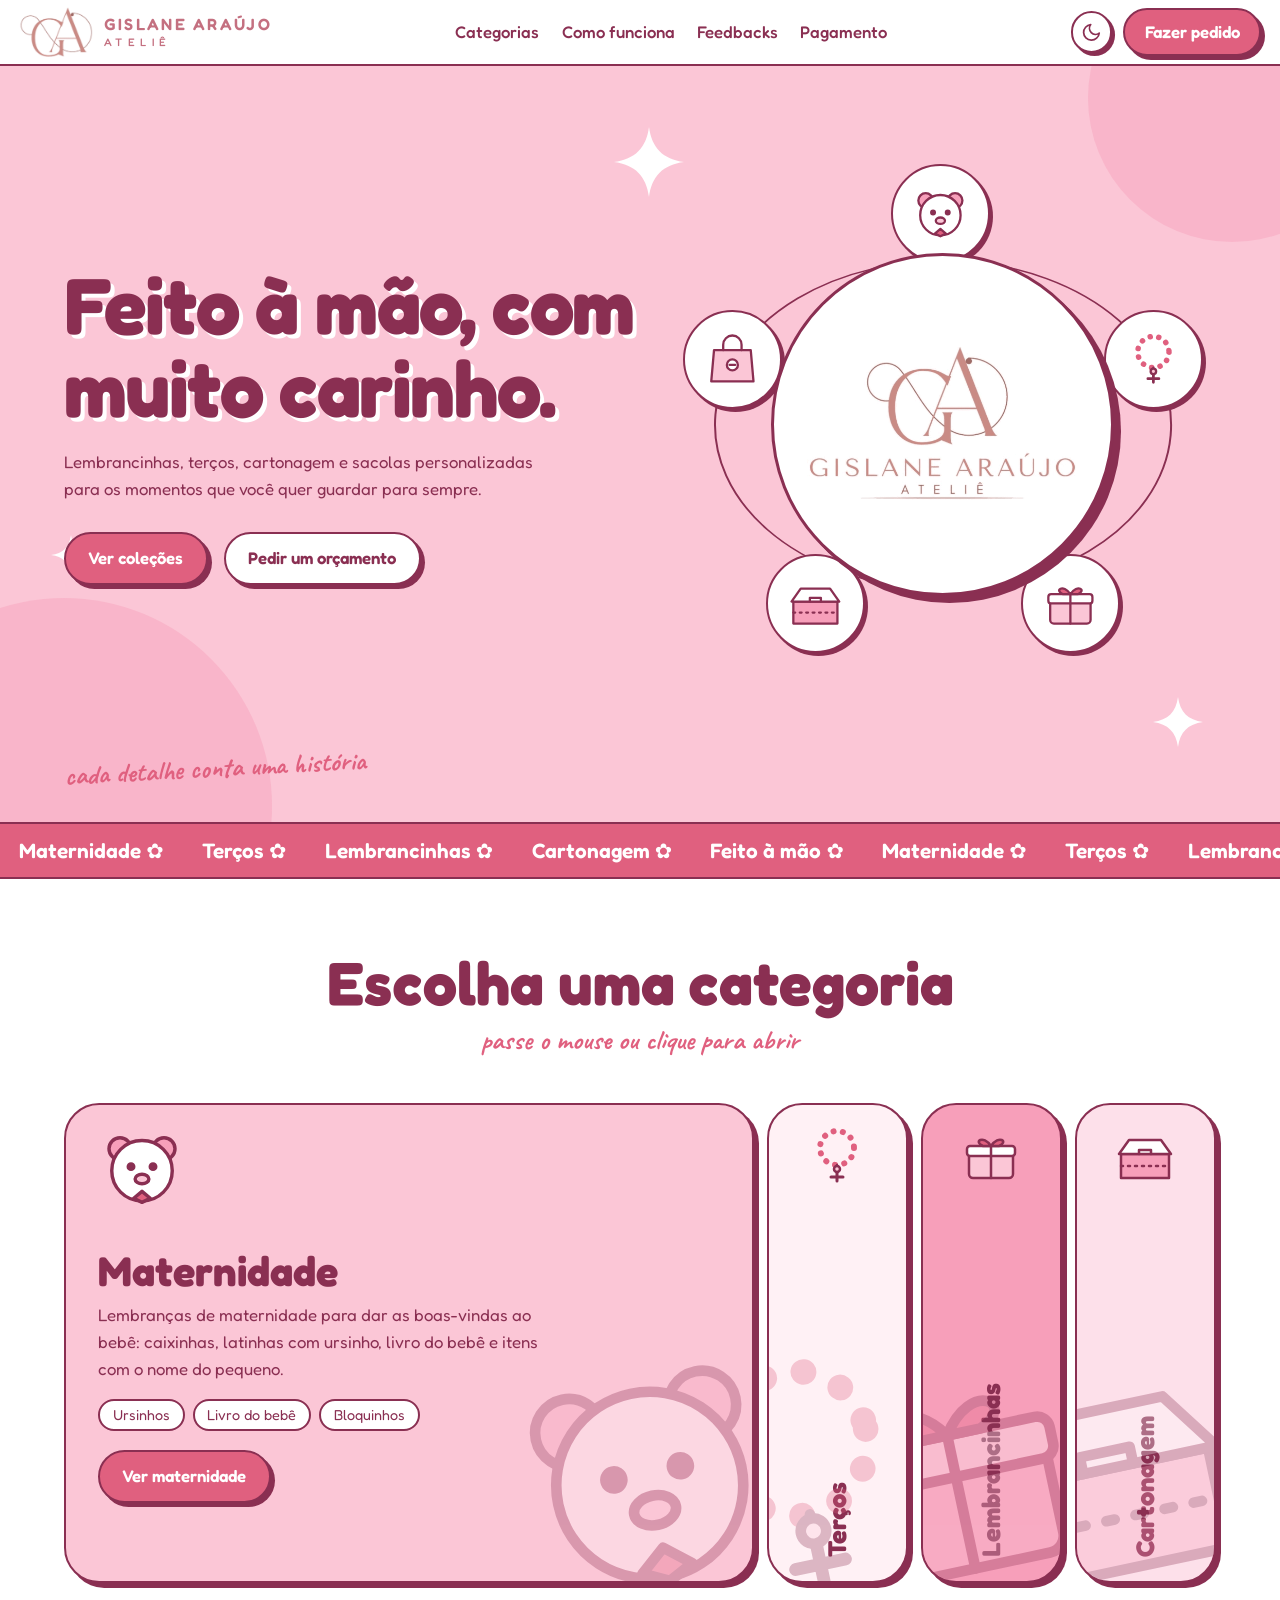
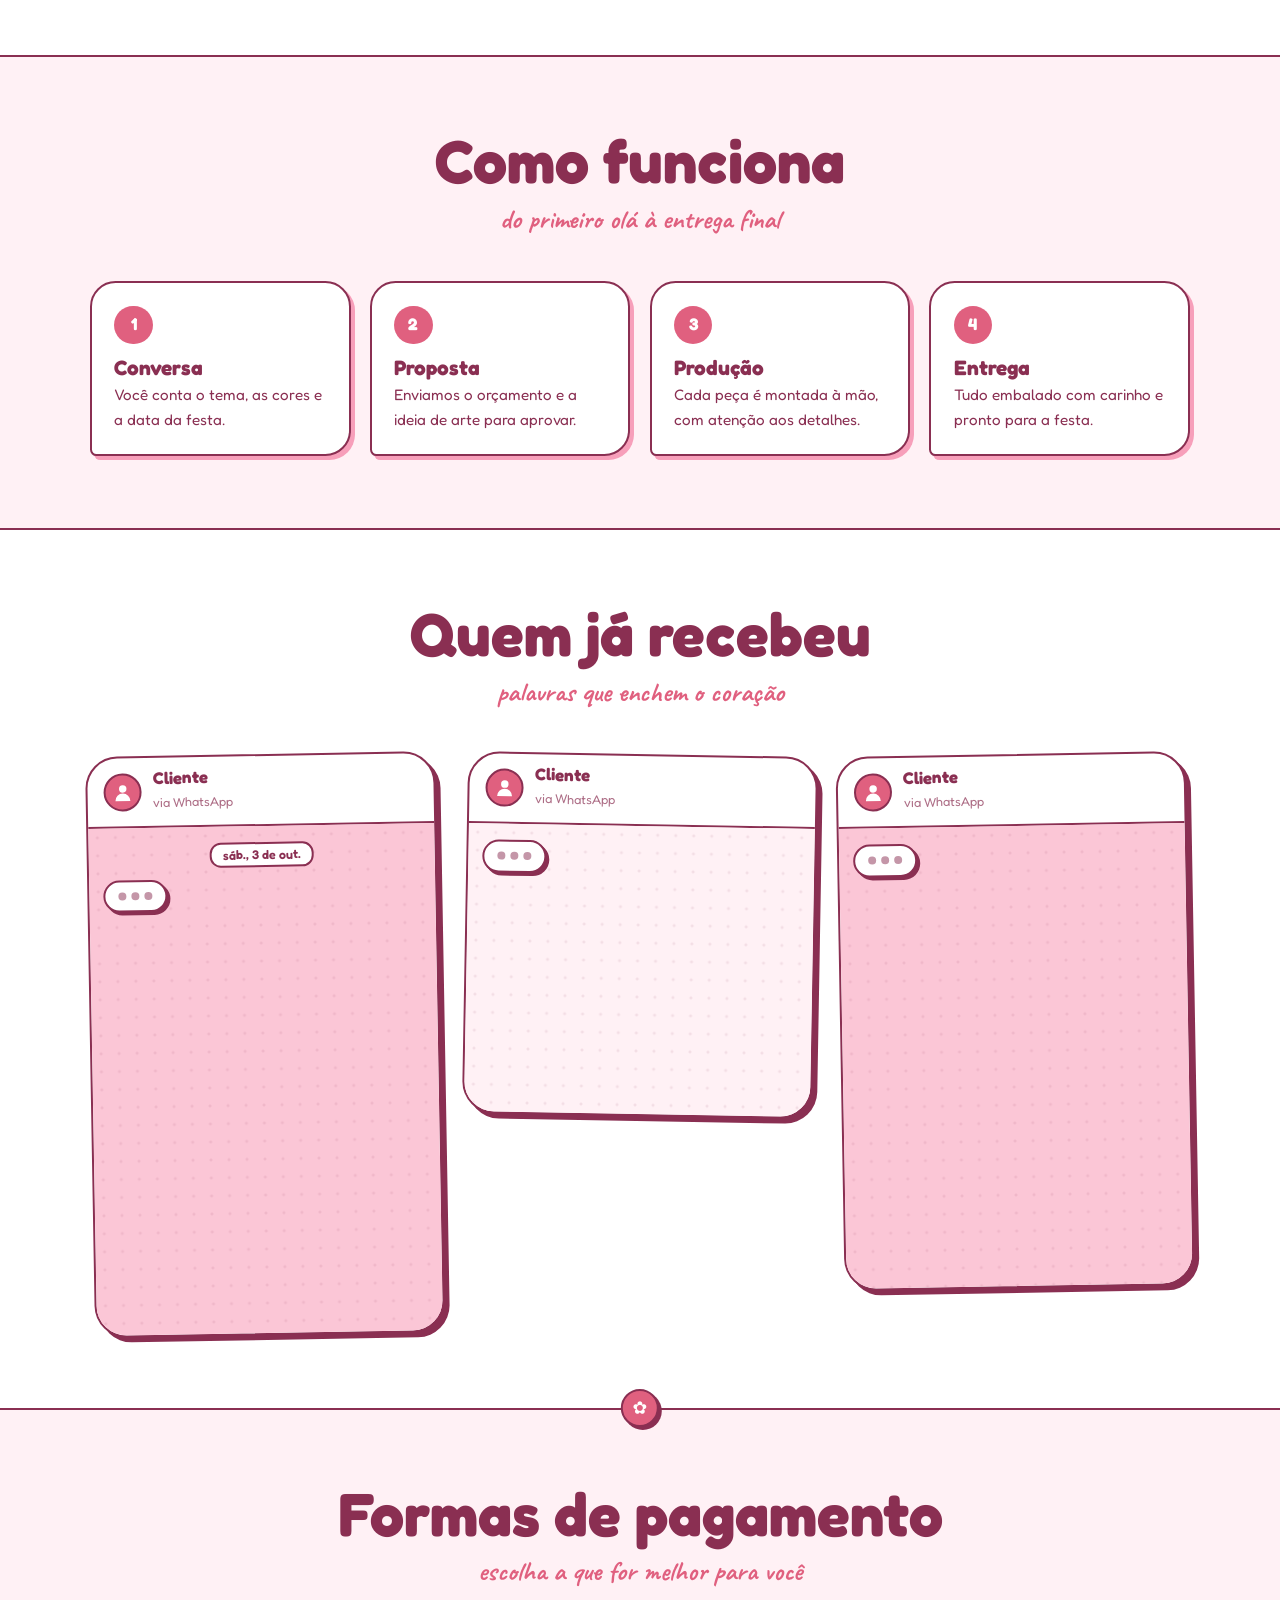
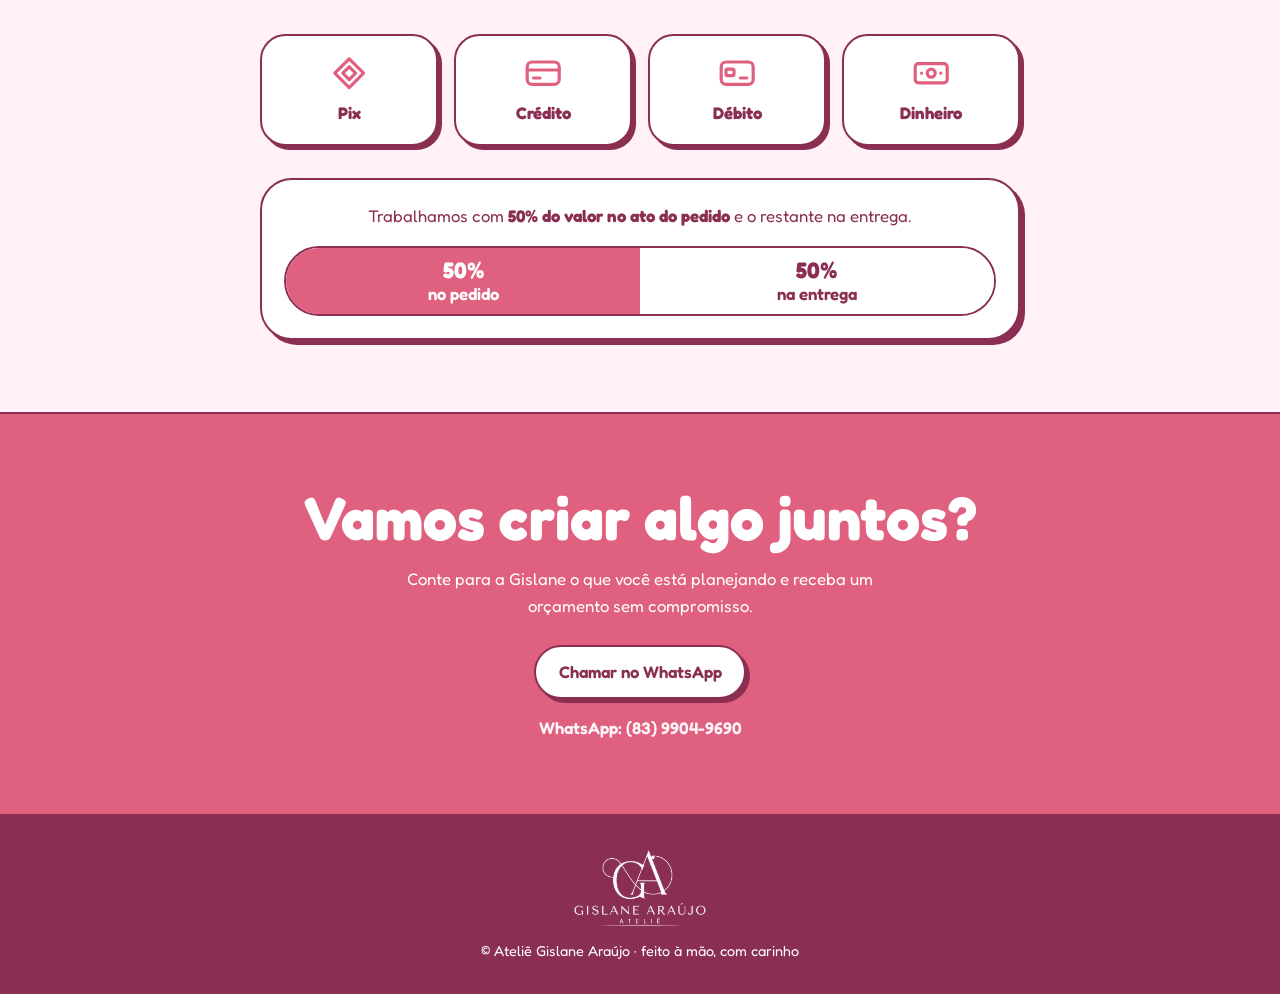
<file: index.html>
<!DOCTYPE html>
<html lang="pt-BR">

<head>
    <meta charset="utf-8">
    <meta name="viewport" content="width=device-width, initial-scale=1">
    <meta name="color-scheme" content="light dark">
    <meta name="theme-color" content="#ffffff">
    <script>(function () {var t = null; try {t = localStorage.getItem("tema")} catch (e) { } if (!t) t = matchMedia("(prefers-color-scheme: dark)").matches ? "dark" : "light"; document.documentElement.setAttribute("data-theme", t)})();</script>
    <title>Ateliê Gislane Araújo</title>
    <link rel="preconnect" href="https://fonts.googleapis.com">
    <link
        href="https://fonts.googleapis.com/css2?family=Fredoka:wght@400;500;600;700&family=Caveat:wght@500;700&display=swap"
        rel="stylesheet">
    <link rel="stylesheet" href="style.css">
</head>

<body>
    <svg width="0" height="0" style="position:absolute" aria-hidden="true">
        <defs>
            <symbol id="bear" viewBox="0 0 64 64" fill="none" style="stroke:var(--line)" stroke-width="2.5"
                stroke-linecap="round" stroke-linejoin="round">
                <circle cx="16" cy="18" r="8" fill="#f79fba" />
                <circle cx="48" cy="18" r="8" fill="#f79fba" />
                <circle cx="32" cy="34" r="22" style="fill:var(--surface)" />
                <circle cx="24" cy="31" r="2" style="fill:var(--line)" />
                <circle cx="40" cy="31" r="2" style="fill:var(--line)" />
                <ellipse cx="32" cy="40" rx="5" ry="3.5" fill="#fbc6d6" />
                <path d="M26 54l6-5 6 5-6 3z" fill="#e0607f" />
            </symbol>
            <symbol id="rosary" viewBox="0 0 64 64" fill="none" style="stroke:var(--line)" stroke-width="2.5"
                stroke-linecap="round" stroke-linejoin="round">
                <circle cx="32" cy="24" r="17" stroke-width="6" stroke-dasharray=".1 9.4" stroke="#e0607f" />
                <path d="M32 41v8" />
                <path d="M32 49v8M26 53h12" stroke-width="3" />
                <circle cx="32" cy="45" r="3" fill="#fbc6d6" />
            </symbol>
            <symbol id="gift" viewBox="0 0 64 64" fill="none" style="stroke:var(--line)" stroke-width="2.5"
                stroke-linecap="round" stroke-linejoin="round">
                <rect x="10" y="28" width="44" height="26" rx="4" fill="#fbc6d6" />
                <rect x="8" y="22" width="48" height="10" rx="3" style="fill:var(--surface)" />
                <path d="M32 22v32" />
                <path d="M32 22c-8-12-18-4-8 0zM32 22c8-12 18-4 8 0z" fill="#e0607f" />
            </symbol>
            <symbol id="box" viewBox="0 0 64 64" fill="none" style="stroke:var(--line)" stroke-width="2.5"
                stroke-linecap="round" stroke-linejoin="round">
                <path d="M8 30h48v24H8z" fill="#f79fba" />
                <path d="M6 30l10-14h32l10 14z" style="fill:var(--surface)" />
                <path d="M26 30v-4h12v4" />
                <path d="M8 42h48" stroke-dasharray="2 5" />
            </symbol>
            <symbol id="bag" viewBox="0 0 64 64" fill="none" style="stroke:var(--line)" stroke-width="2.5"
                stroke-linecap="round" stroke-linejoin="round">
                <path d="M12 22h40l3 34H9z" fill="#fbc6d6" />
                <path d="M22 22v-6a10 10 0 0120 0v6" />
                <circle cx="32" cy="38" r="6" style="fill:var(--surface)" />
                <path d="M29 38h6" />
            </symbol>
            <symbol id="star" viewBox="0 0 100 100">
                <path d="M50 0c4 30 20 46 50 50-30 4-46 20-50 50-4-30-20-46-50-50 30-4 46-20 50-50z"
                    fill="currentColor" />
            </symbol>
        </defs>
    </svg>

    <nav>
        <a class="logo" href="#topo" aria-label="Ateliê Gislane Araújo - início"><img class="lg-l"
                src="img/monograma.png" alt="" width="360" height="245"><img class="lg-d" src="img/monograma-escuro.png"
                alt="" width="360" height="245"><span class="brand">Gislane Araújo<small>Ateliê</small></span></a>
        <ul>
            <li><a href="#colecoes">Categorias</a></li>
            <li><a href="#processo">Como funciona</a></li>
            <li><a href="#elogios">Feedbacks</a></li>
            <li><a href="#pagamento">Pagamento</a></li>
        </ul>
        <div class="nav-r"><button class="theme" id="theme" type="button" aria-label="Ativar modo escuro"
                aria-pressed="false"><svg class="i-moon" viewBox="0 0 24 24" fill="none" stroke="currentColor"
                    stroke-width="2" stroke-linecap="round" stroke-linejoin="round" aria-hidden="true">
                    <path d="M21 12.8A9 9 0 1111.2 3a7 7 0 009.8 9.8z" />
                </svg><svg class="i-sun" viewBox="0 0 24 24" fill="none" stroke="currentColor" stroke-width="2"
                    stroke-linecap="round" aria-hidden="true">
                    <circle cx="12" cy="12" r="4" />
                    <path
                        d="M12 2v2M12 20v2M4.9 4.9l1.4 1.4M17.7 17.7l1.4 1.4M2 12h2M20 12h2M4.9 19.1l1.4-1.4M17.7 6.3l1.4-1.4" />
                </svg></button><a class="btn" href="#contato">Fazer pedido</a></div>
    </nav>

    <header class="hero" id="topo">
        <svg class="star" style="--s:70px;top:8%;left:48%" viewBox="0 0 100 100">
            <use href="#star" />
        </svg>
        <svg class="star" style="--s:40px;top:62%;left:4%;--d:1.5s" viewBox="0 0 100 100">
            <use href="#star" />
        </svg>
        <svg class="star" style="--s:50px;bottom:10%;right:6%;--d:3s" viewBox="0 0 100 100">
            <use href="#star" />
        </svg>
        <div>
            <h1>Feito à mão, com muito carinho.</h1>
            <p>Lembrancinhas, terços, cartonagem e sacolas personalizadas para os momentos que você quer guardar para
                sempre.</p>
            <div class="row"><a class="btn" href="#colecoes">Ver coleções</a><a class="btn alt" href="#contato">Pedir um
                    orçamento</a></div>
        </div>
        <div class="stage" id="stage">
            <div class="orbit">
                <i><svg>
                        <use href="#bear" />
                    </svg></i><i><svg>
                        <use href="#rosary" />
                    </svg></i><i><svg>
                        <use href="#gift" />
                    </svg></i><i><svg>
                        <use href="#box" />
                    </svg></i><i><svg>
                        <use href="#bag" />
                    </svg></i>
            </div>
            <div class="core" id="core"><img class="lg-l" src="img/logo.png" alt="Gislane Araújo Ateliê" width="1100"
                    height="656"><img class="lg-d" src="img/logo-escura.png" alt="Gislane Araújo Ateliê" width="1100"
                    height="656"></div>
        </div>
        <span class="hand hand-note">cada detalhe conta uma história</span>
    </header>

    <div class="marq" aria-hidden="true">
        <div id="mq"></div>
    </div>

    <section id="colecoes">
        <div class="title">
            <h2>Escolha uma categoria</h2>
            <p class="hand"><span class="hint-m">toque em uma para abrir</span><span class="hint-d">passe o mouse ou
                    clique para abrir</span></p>
        </div>
        <div class="slats" id="slats">
            <article class="slat on" style="--c:var(--c1)">
                <button class="hd" type="button" aria-expanded="true" aria-controls="col0"><svg class="ic"
                        aria-hidden="true">
                        <use href="#bear" />
                    </svg><span class="v">Maternidade</span></button>
                <svg class="big" aria-hidden="true">
                    <use href="#bear" />
                </svg>
                <div class="more" id="col0">
                    <div class="in">
                        <h3>Maternidade</h3>
                        <p>Lembranças de maternidade para dar as boas-vindas ao bebê: caixinhas, latinhas com ursinho, livro do bebê e
                            itens com o nome do pequeno.</p>
                        <div class="chips"><span>Ursinhos</span><span>Livro do bebê</span><span>Bloquinhos</span></div><a class="btn" href="maternidade.html">Ver maternidade</a>
                    </div>
                </div>
            </article>
            <article class="slat" style="--c:var(--c2)">
                <button class="hd" type="button" aria-expanded="false" aria-controls="col1"><svg class="ic"
                        aria-hidden="true">
                        <use href="#rosary" />
                    </svg><span class="v">Terços</span></button>
                <svg class="big" aria-hidden="true">
                    <use href="#rosary" />
                </svg>
                <div class="more" id="col1">
                    <div class="in">
                        <h3>Terços</h3>
                        <p>Terços delicados, feitos com peças escolhidas e acabamento cuidadoso, ótimos para batizados,
                            primeira eucaristia e presentes.</p>
                        <div class="chips"><span>Batizado</span><span>Primeira eucaristia</span><span>Caixinha</span>
                        </div><a class="btn" href="tercos.html">Ver terços</a>
                    </div>
                </div>
            </article>
            <article class="slat" style="--c:var(--c3)">
                <button class="hd" type="button" aria-expanded="false" aria-controls="col2"><svg class="ic"
                        aria-hidden="true">
                        <use href="#gift" />
                    </svg><span class="v">Lembrancinhas</span></button>
                <svg class="big" aria-hidden="true">
                    <use href="#gift" />
                </svg>
                <div class="more" id="col2">
                    <div class="in">
                        <h3>Lembrancinhas</h3>
                        <p>Mimos personalizados com o tema da sua festa: velas, cadernos, caixas e vidrinhos,
                            tudo combinando.</p>
                        <div class="chips"><span>Aniversários</span><span>Batizados</span><span>Casamentos</span></div>
                        <a class="btn" href="lembrancinhas.html">Ver lembrancinhas</a>
                    </div>
                </div>
            </article>
            <article class="slat" style="--c:var(--c4)">
                <button class="hd" type="button" aria-expanded="false" aria-controls="col3"><svg class="ic"
                        aria-hidden="true">
                        <use href="#box" />
                    </svg><span class="v">Cartonagem</span></button>
                <svg class="big" aria-hidden="true">
                    <use href="#box" />
                </svg>
                <div class="more" id="col3">
                    <div class="in">
                        <h3>Cartonagem</h3>
                        <p>Caixas, cadernos e bloquinhos, feitos sob medida, com
                            monograma e fitas.</p>
                        <div class="chips"><span>Caixas</span><span>Cadernos</span><span>Sob medida</span></div><a class="btn" href="cartonagem.html">Ver cartonagem</a>
                    </div>
                </div>
            </article>
        </div>
    </section>

    <section class="proc" id="processo">
        <div class="title">
            <h2>Como funciona</h2>
            <p class="hand">do primeiro olá à entrega final</p>
        </div>
        <div class="steps">
            <div class="step">
                <h3>Conversa</h3>
                <p>Você conta o tema, as cores e a data da festa.</p>
            </div>
            <div class="step">
                <h3>Proposta</h3>
                <p>Enviamos o orçamento e a ideia de arte para aprovar.</p>
            </div>
            <div class="step">
                <h3>Produção</h3>
                <p>Cada peça é montada à mão, com atenção aos detalhes.</p>
            </div>
            <div class="step">
                <h3>Entrega</h3>
                <p>Tudo embalado com carinho e pronto para a festa.</p>
            </div>
        </div>
    </section>

    <section id="elogios">
        <div class="title">
            <h2>Quem já recebeu</h2>
            <p class="hand">palavras que enchem o coração</p>
        </div>
        <div class="chats">
        <div class="chat">
            <div class="chat-hd"><span class="av" aria-hidden="true"><svg viewBox="0 0 24 24"><path d="M12 12a4 4 0 100-8 4 4 0 000 8zm-8 9a8 8 0 0116 0z" fill="currentColor"/></svg></span><div><b>Cliente</b><small>via WhatsApp</small></div></div>
            <div class="chat-bd"><span class="day">sáb., 3 de out.</span><span class="typing" aria-hidden="true"><i></i><i></i><i></i></span>
                <div class="msg t"><p>Boa tarde 💗</p><time>14:58</time></div>
                <div class="msg"><p>Parabéns pelo seu trabalho impecável!<br>Fiquei encantada com cada detalhe. Você teve uma delicadeza e uma sensibilidade incríveis para captar exatamente aquilo que eu imaginava e transformar em algo ainda mais lindo do que eu esperava.<br><br>Obrigada por colocar tanto carinho e cuidado em cada detalhe desse momento tão especial para nós. Ficou simplesmente perfeito! 💗</p><time>14:59</time></div>
            </div>
        </div>
        <div class="chat">
            <div class="chat-hd"><span class="av" aria-hidden="true"><svg viewBox="0 0 24 24"><path d="M12 12a4 4 0 100-8 4 4 0 000 8zm-8 9a8 8 0 0116 0z" fill="currentColor"/></svg></span><div><b>Cliente</b><small>via WhatsApp</small></div></div>
            <div class="chat-bd"><span class="typing" aria-hidden="true"><i></i><i></i><i></i></span>
                <div class="msg t"><p>Aff que lindo 🥹</p><time>14:53</time></div>
                <div class="msg"><p>Vai ficar bem colorido do jeito que eu queria ❤️</p><time>15:10</time></div>
                <div class="msg"><p>Ficou perfeito! Mt obrigada ❤️</p><time>16:01</time></div>
            </div>
        </div>
        <div class="chat">
            <div class="chat-hd"><span class="av" aria-hidden="true"><svg viewBox="0 0 24 24"><path d="M12 12a4 4 0 100-8 4 4 0 000 8zm-8 9a8 8 0 0116 0z" fill="currentColor"/></svg></span><div><b>Cliente</b><small>via WhatsApp</small></div></div>
            <div class="chat-bd"><span class="typing" aria-hidden="true"><i></i><i></i><i></i></span>
                <div class="msg t"><p>Será um sucesso essas lembranças</p><time>08:00</time></div>
                <div class="msg"><p>To ansiosa pra ver</p><time>08:00</time></div>
                <div class="msg em"><p>❤️</p></div>
                <div class="msg"><p>A coisa linda</p><time>08:21</time></div>
                <div class="msg"><p>Perfeitas</p><time>08:21</time></div>
                <div class="msg em"><p>😍😍😍😍</p><time>08:21</time></div>
            </div>
        </div>
    </div>
    </section>

    <section class="pay" id="pagamento">
        <div class="title">
            <h2>Formas de pagamento</h2>
            <p class="hand">escolha a que for melhor para você</p>
        </div>
        <div class="pays">
            <div class="pm"><svg viewBox="0 0 24 24" fill="none" stroke="currentColor" stroke-width="2" stroke-linecap="round" stroke-linejoin="round" aria-hidden="true"><path d="M12 3l9 9-9 9-9-9z"/><path d="M12 8l4 4-4 4-4-4z"/></svg><b>Pix</b></div>
            <div class="pm"><svg viewBox="0 0 24 24" fill="none" stroke="currentColor" stroke-width="2" stroke-linecap="round" stroke-linejoin="round" aria-hidden="true"><rect x="2" y="5" width="20" height="14" rx="3"/><path d="M2 10h20M6 15h4"/></svg><b>Crédito</b></div>
            <div class="pm"><svg viewBox="0 0 24 24" fill="none" stroke="currentColor" stroke-width="2" stroke-linecap="round" stroke-linejoin="round" aria-hidden="true"><rect x="2" y="5" width="20" height="14" rx="3"/><rect x="5" y="9.5" width="5" height="4" rx="1"/><path d="M14 15h4"/></svg><b>Débito</b></div>
            <div class="pm"><svg viewBox="0 0 24 24" fill="none" stroke="currentColor" stroke-width="2" stroke-linecap="round" stroke-linejoin="round" aria-hidden="true"><rect x="2" y="6" width="20" height="12" rx="2"/><circle cx="12" cy="12" r="2.5"/><path d="M6 12h.01M18 12h.01"/></svg><b>Dinheiro</b></div>
        </div>
        <div class="split">
            <p>Trabalhamos com <b>50% do valor no ato do pedido</b> e o restante na entrega.</p>
            <div class="bar"><span class="a"><b>50%</b>no pedido</span><span class="b"><b>50%</b>na entrega</span></div>
        </div>
    </section>

    <section class="contact" id="contato">
        <h2>Vamos criar algo juntos?</h2>
        <p>Conte para a Gislane o que você está planejando e receba um orçamento sem compromisso.</p>
        <a class="btn" href="https://wa.me/558399049690?text=Ol%C3%A1%2C%20Gislane!%20Vim%20pelo%20site%20e%20gostaria%20de%20um%20or%C3%A7amento." target="_blank" rel="noopener">Chamar no WhatsApp</a>
  <p class="wnum">WhatsApp: (83) 9904-9690</p>
    </section>
    <footer><img src="img/logo-branca.png" alt="Gislane Araújo Ateliê" width="1100" height="656">© Ateliê Gislane Araújo
        · feito à mão, com carinho</footer>

    <script>
        (function () {
            var s = document.querySelectorAll('.slat'), box = document.getElementById('slats');
            var desk = matchMedia('(hover:hover) and (min-width:861px)');
            function open(el, scroll) {
                s.forEach(function (x) {var on = x === el; x.classList.toggle('on', on); x.querySelector('.hd').setAttribute('aria-expanded', on)});
                if (scroll && !desk.matches) {setTimeout(function () {var r = el.getBoundingClientRect(), nav = 72; if (r.top < nav || r.top > innerHeight * .6) window.scrollTo({top: scrollY + r.top - nav - 8, behavior: 'smooth'})}, 650)}
            }
            s.forEach(function (el) {
                el.querySelector('.hd').addEventListener('click', function () {open(el, true)});
                el.addEventListener('mouseenter', function () {if (desk.matches) open(el, false)});
            });
            var w = ['Maternidade', 'Terços', 'Lembrancinhas', 'Cartonagem', 'Feito à mão'], h = '';
            for (var i = 0; i < 15; i++)h += '<span>' + w[i % 5] + ' ✿</span>';
            document.getElementById('mq').innerHTML = h + h;
            var st = document.getElementById('stage'), c = document.getElementById('core');
            st.addEventListener('pointermove', function (e) {var r = st.getBoundingClientRect(), x = (e.clientX - r.left) / r.width - .5, y = (e.clientY - r.top) / r.height - .5; c.style.transform = 'translate(' + x * 16 + 'px,' + y * 16 + 'px) rotate(' + x * 6 + 'deg)'});
            st.addEventListener('pointerleave', function () {c.style.transform = ''});
            /* conversas do whatsapp */
            var cs=document.querySelectorAll('.chat'),calm=matchMedia('(prefers-reduced-motion:reduce)').matches;
            if(!calm){cs.forEach(function(c){c.classList.add('anim')});
              var cio=new IntersectionObserver(function(es){es.forEach(function(e){if(!e.isIntersecting)return;cio.unobserve(e.target);
                var ms=e.target.querySelectorAll('.msg'),ty=e.target.querySelector('.typing'),i=0;
                (function next(){if(i>=ms.length){ty.classList.remove('on');return}
                  ms[i].parentNode.insertBefore(ty,ms[i]);ty.classList.add('on');
                  setTimeout(function(){ty.classList.remove('on');ms[i].classList.add('show');i++;setTimeout(next,380)},ms[i].textContent.length>60?1500:800)})()})},{threshold:.35});
              cs.forEach(function(c){cio.observe(c)})}
            /* pagamento */
            var py=document.getElementById('pagamento');
            if(!matchMedia('(prefers-reduced-motion:reduce)').matches){py.classList.add('anim');
              var pio=new IntersectionObserver(function(es){es.forEach(function(e){if(e.isIntersecting){e.target.classList.add('in');pio.unobserve(e.target)}})},{threshold:.2});
              py.querySelectorAll('.pm,.split').forEach(function(x,j){x.style.transitionDelay=(j*0.1)+'s';pio.observe(x)})}
            /* modo escuro */
            var root = document.documentElement, tb = document.getElementById('theme');
            function setTheme(t, save) {root.setAttribute('data-theme', t); var d = t === 'dark'; tb.setAttribute('aria-pressed', d); tb.setAttribute('aria-label', d ? 'Ativar modo claro' : 'Ativar modo escuro'); var m = document.querySelector('meta[name=theme-color]'); if (m) m.setAttribute('content', d ? '#241219' : '#ffffff'); if (save) {try {localStorage.setItem('tema', t)} catch (e) { } } }
            setTheme(root.getAttribute('data-theme') || 'light', false);
            tb.addEventListener('click', function () {setTheme(root.getAttribute('data-theme') === 'dark' ? 'light' : 'dark', true)});
        })();
    </script>
</body>

</html>
</file>
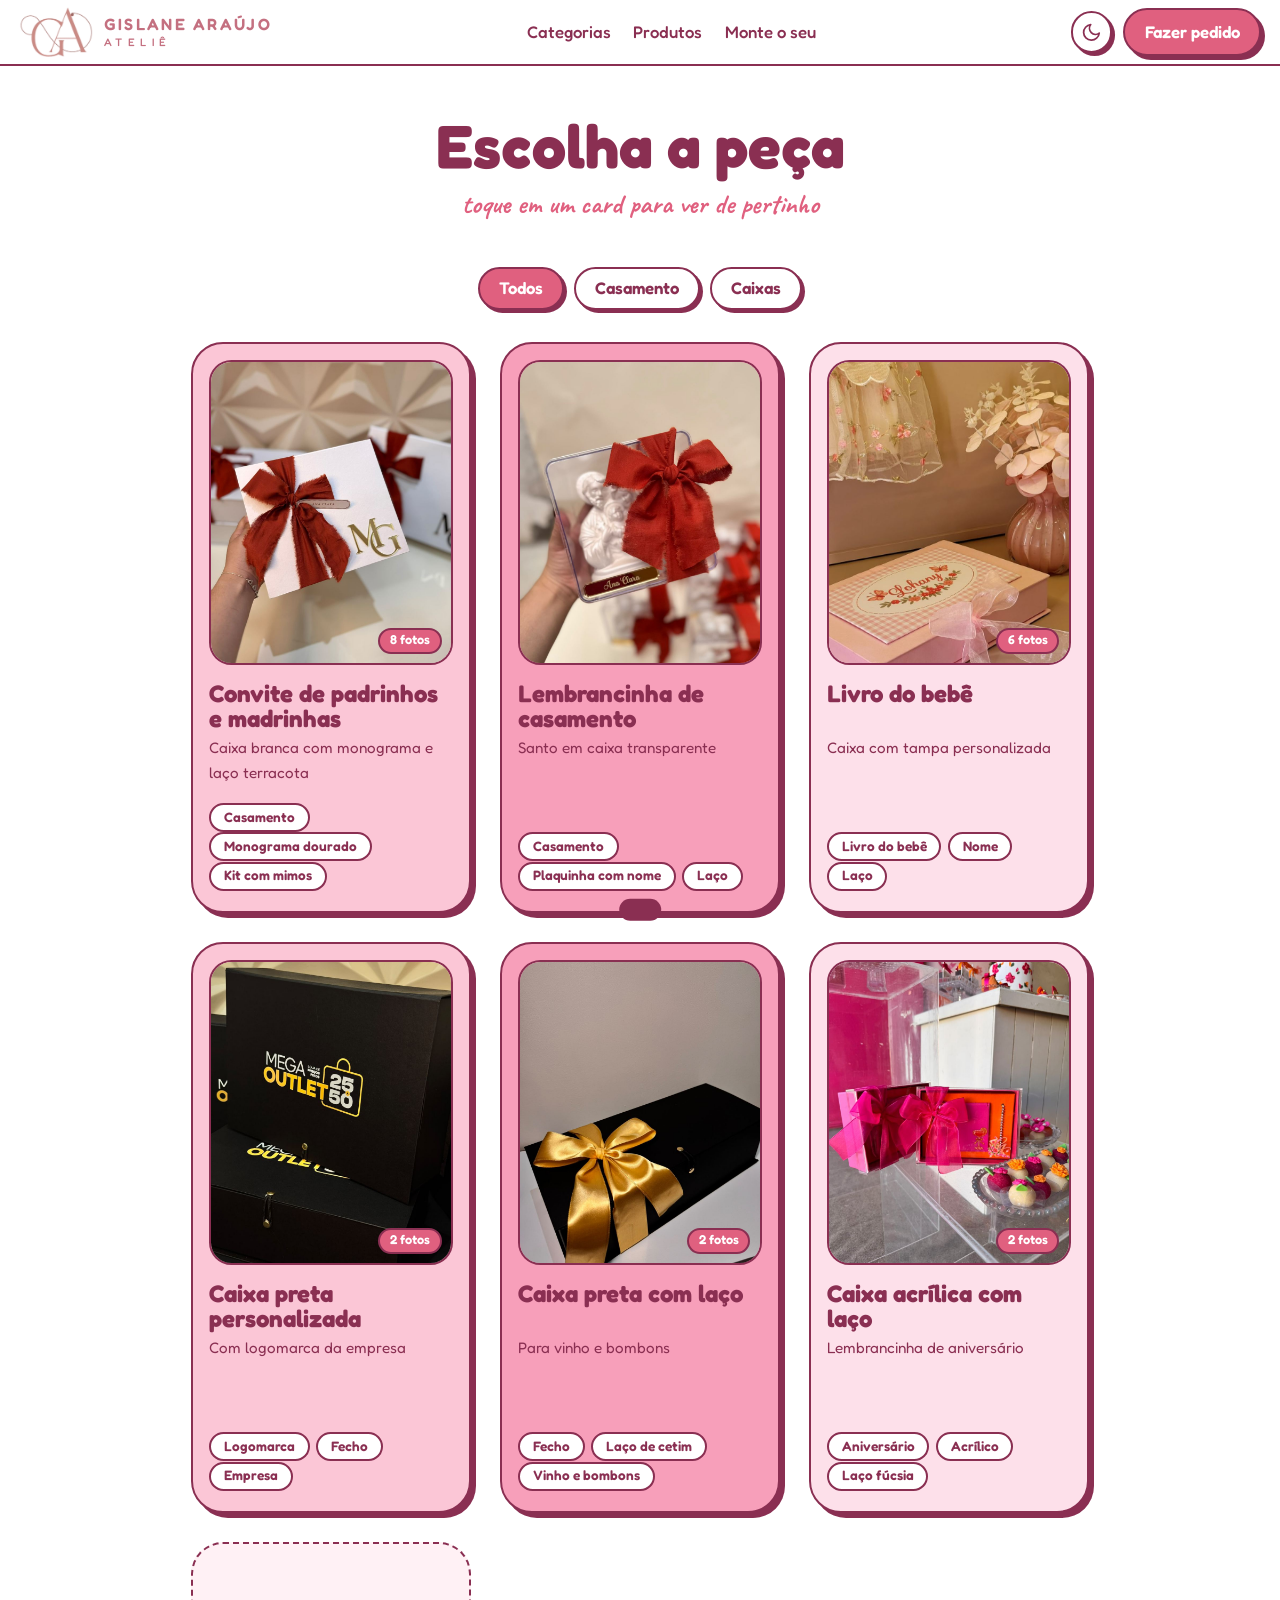
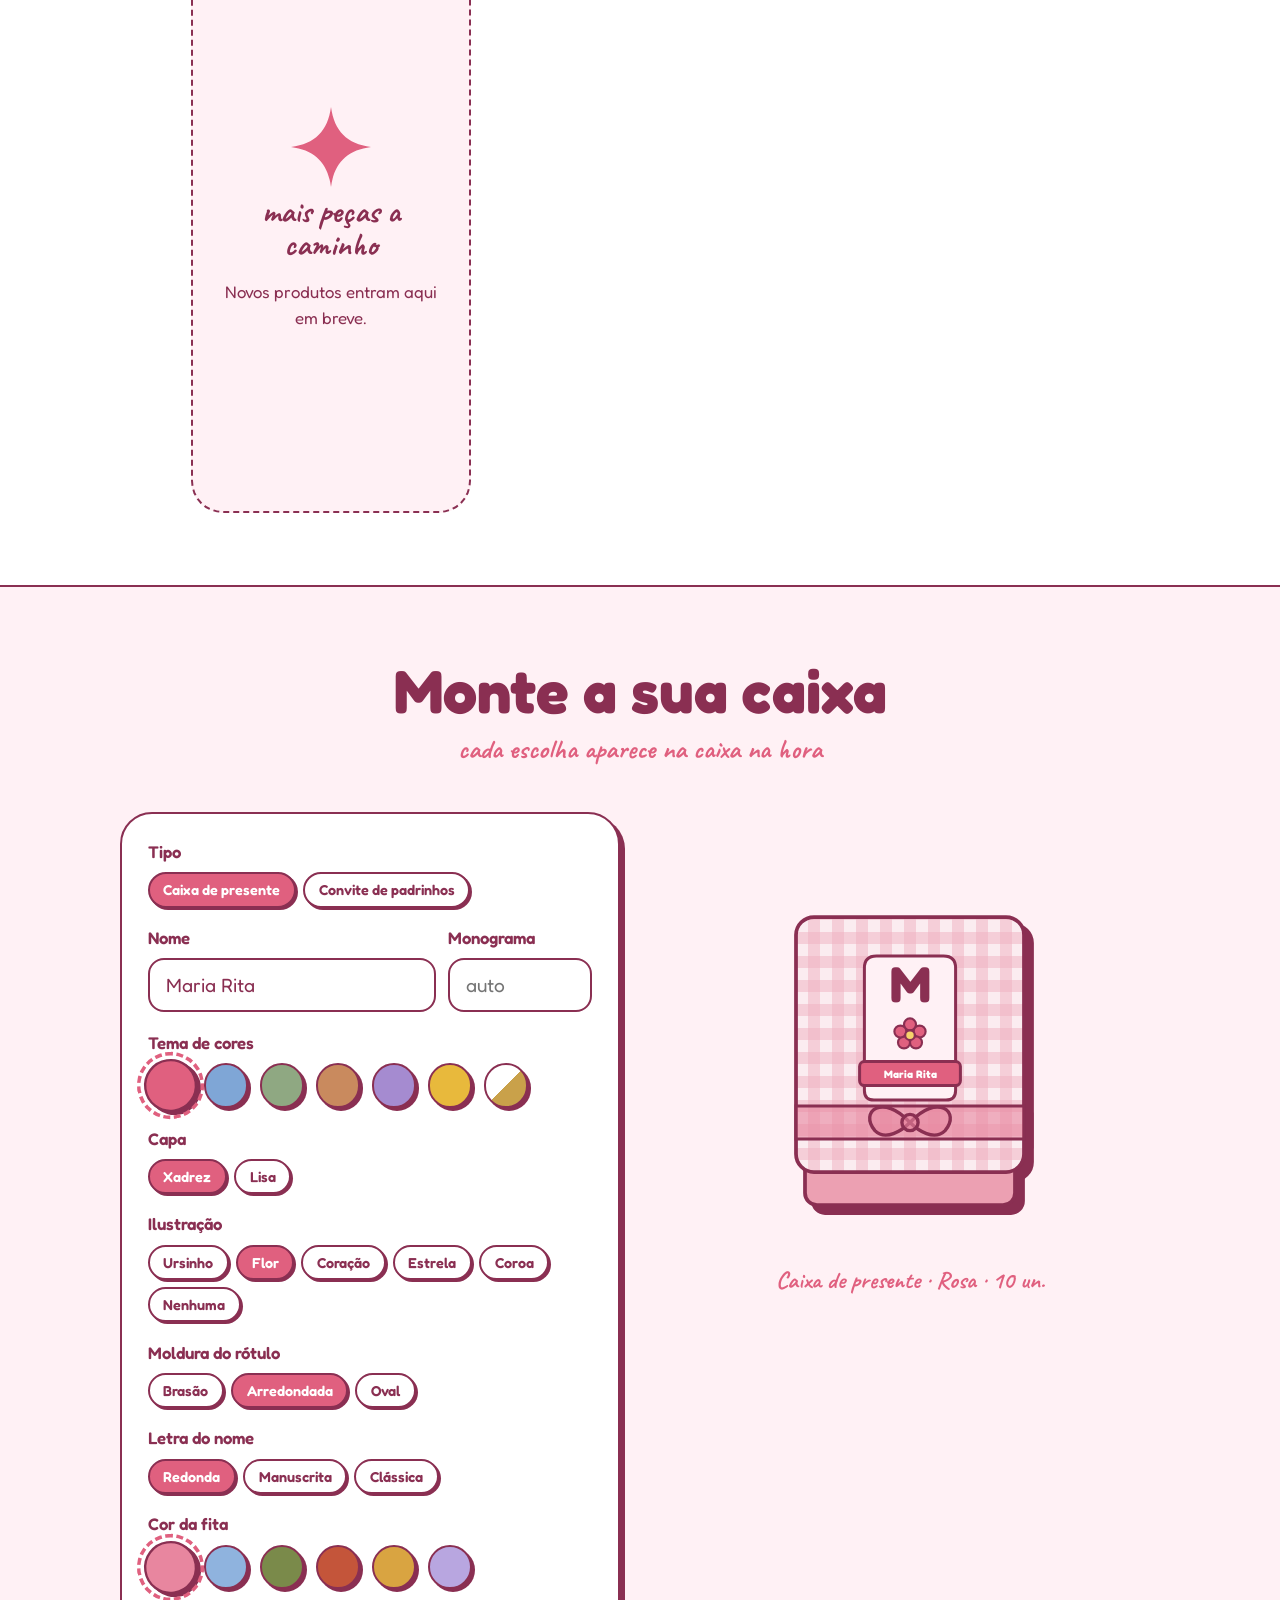
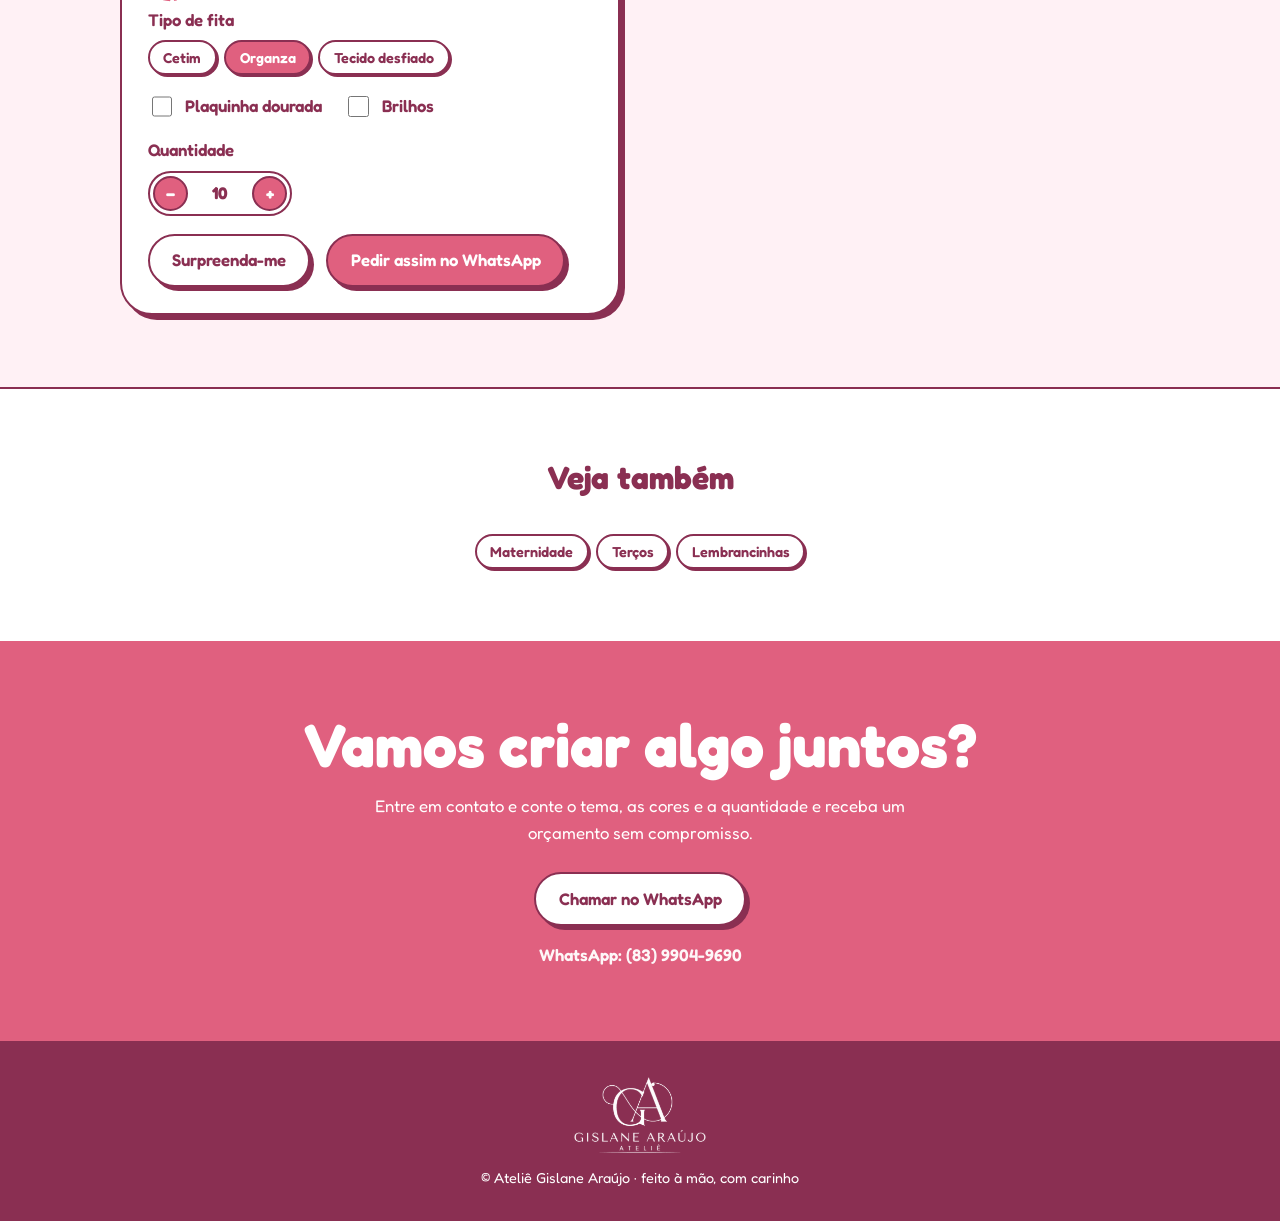
<file: cartonagem.html>
<!DOCTYPE html>
<html lang="pt-BR">
<head>
<meta charset="utf-8">
<meta name="viewport" content="width=device-width, initial-scale=1">
<meta name="color-scheme" content="light dark">
<meta name="theme-color" content="#ffffff">
<script>(function(){var t=null;try{t=localStorage.getItem("tema")}catch(e){}if(!t)t=matchMedia("(prefers-color-scheme: dark)").matches?"dark":"light";document.documentElement.setAttribute("data-theme",t)})();</script>
<title>Cartonagem · Ateliê Gislane Araújo</title>
<link rel="preconnect" href="https://fonts.googleapis.com">
<link href="https://fonts.googleapis.com/css2?family=Fredoka:wght@400;500;600;700&family=Caveat:wght@500;700&display=swap" rel="stylesheet">
<link rel="stylesheet" href="style.css">
<link rel="stylesheet" href="categoria.css">
</head>
<body class="mat">
<div id="prog"></div>
<svg width="0" height="0" style="position:absolute" aria-hidden="true">
        <defs>
            <symbol id="bear" viewBox="0 0 64 64" fill="none" style="stroke:var(--line)" stroke-width="2.5"
                stroke-linecap="round" stroke-linejoin="round">
                <circle cx="16" cy="18" r="8" fill="#f79fba" />
                <circle cx="48" cy="18" r="8" fill="#f79fba" />
                <circle cx="32" cy="34" r="22" style="fill:var(--surface)" />
                <circle cx="24" cy="31" r="2" style="fill:var(--line)" />
                <circle cx="40" cy="31" r="2" style="fill:var(--line)" />
                <ellipse cx="32" cy="40" rx="5" ry="3.5" fill="#fbc6d6" />
                <path d="M26 54l6-5 6 5-6 3z" fill="#e0607f" />
            </symbol>
            <symbol id="rosary" viewBox="0 0 64 64" fill="none" style="stroke:var(--line)" stroke-width="2.5"
                stroke-linecap="round" stroke-linejoin="round">
                <circle cx="32" cy="24" r="17" stroke-width="6" stroke-dasharray=".1 9.4" stroke="#e0607f" />
                <path d="M32 41v8" />
                <path d="M32 49v8M26 53h12" stroke-width="3" />
                <circle cx="32" cy="45" r="3" fill="#fbc6d6" />
            </symbol>
            <symbol id="gift" viewBox="0 0 64 64" fill="none" style="stroke:var(--line)" stroke-width="2.5"
                stroke-linecap="round" stroke-linejoin="round">
                <rect x="10" y="28" width="44" height="26" rx="4" fill="#fbc6d6" />
                <rect x="8" y="22" width="48" height="10" rx="3" style="fill:var(--surface)" />
                <path d="M32 22v32" />
                <path d="M32 22c-8-12-18-4-8 0zM32 22c8-12 18-4 8 0z" fill="#e0607f" />
            </symbol>
            <symbol id="box" viewBox="0 0 64 64" fill="none" style="stroke:var(--line)" stroke-width="2.5"
                stroke-linecap="round" stroke-linejoin="round">
                <path d="M8 30h48v24H8z" fill="#f79fba" />
                <path d="M6 30l10-14h32l10 14z" style="fill:var(--surface)" />
                <path d="M26 30v-4h12v4" />
                <path d="M8 42h48" stroke-dasharray="2 5" />
            </symbol>
            <symbol id="bag" viewBox="0 0 64 64" fill="none" style="stroke:var(--line)" stroke-width="2.5"
                stroke-linecap="round" stroke-linejoin="round">
                <path d="M12 22h40l3 34H9z" fill="#fbc6d6" />
                <path d="M22 22v-6a10 10 0 0120 0v6" />
                <circle cx="32" cy="38" r="6" style="fill:var(--surface)" />
                <path d="M29 38h6" />
            </symbol>
            <symbol id="star" viewBox="0 0 100 100">
                <path d="M50 0c4 30 20 46 50 50-30 4-46 20-50 50-4-30-20-46-50-50 30-4 46-20 50-50z"
                    fill="currentColor" />
            </symbol>
        </defs>
    </svg>

    

<nav>
  <a class="logo" href="index.html" aria-label="Ateliê Gislane Araújo - início"><img class="lg-l" src="img/monograma.png" alt="" width="360" height="245"><img class="lg-d" src="img/monograma-escuro.png" alt="" width="360" height="245"><span class="brand">Gislane Araújo<small>Ateliê</small></span></a>
  <ul>
    <li><a href="index.html#colecoes">Categorias</a></li>
    <li><a href="#produtos">Produtos</a></li>
    <li><a href="#criar">Monte o seu</a></li>
  </ul>
  <div class="nav-r"><button class="theme" id="theme" type="button" aria-label="Ativar modo escuro" aria-pressed="false"><svg class="i-moon" viewBox="0 0 24 24" fill="none" stroke="currentColor" stroke-width="2" stroke-linecap="round" stroke-linejoin="round" aria-hidden="true"><path d="M21 12.8A9 9 0 1111.2 3a7 7 0 009.8 9.8z"/></svg><svg class="i-sun" viewBox="0 0 24 24" fill="none" stroke="currentColor" stroke-width="2" stroke-linecap="round" aria-hidden="true"><circle cx="12" cy="12" r="4"/><path d="M12 2v2M12 20v2M4.9 4.9l1.4 1.4M17.7 17.7l1.4 1.4M2 12h2M20 12h2M4.9 19.1l1.4-1.4M17.7 6.3l1.4-1.4"/></svg></button><a class="btn" href="#contato">Fazer pedido</a></div>
</nav>

<section id="produtos">
  <div class="title"><h2>Escolha a peça</h2><p class="hand">toque em um card para ver de pertinho</p></div>
  <div class="fs" role="group" aria-label="Filtrar produtos">
    <button class="fc" type="button" data-f="all" aria-pressed="true">Todos</button>
    <button class="fc" type="button" data-f="casamento" aria-pressed="false">Casamento</button>
    <button class="fc" type="button" data-f="caixa" aria-pressed="false">Caixas</button>
  </div>
  <div class="grid" id="grid"></div>
</section>

<section class="lab-wrap" id="criar">
  <div class="title"><h2>Monte a sua caixa</h2><p class="hand">cada escolha aparece na caixa na hora</p></div>
  <div class="lab">
    <div class="panel">
      <div class="fg"><span class="fl">Tipo</span><div class="pl" id="g-prod"></div></div>
      <div class="two"><div><label for="nm">Nome</label><input id="nm" type="text" maxlength="16" value="Maria Rita" autocomplete="off"></div><div><label for="mi">Monograma</label><input id="mi" type="text" maxlength="2" placeholder="auto" autocomplete="off"></div></div>
      <div class="fg"><span class="fl">Tema de cores</span><div class="sw" id="sw" role="group"></div></div>
      <div class="fg"><span class="fl">Capa</span><div class="pl" id="g-cover"></div></div>
      <div class="fg"><span class="fl">Ilustração</span><div class="pl" id="g-motif"></div></div>
      <div class="fg"><span class="fl">Moldura do rótulo</span><div class="pl" id="g-frame"></div></div>
      <div class="fg"><span class="fl">Letra do nome</span><div class="pl" id="g-font"></div></div>
      <div class="fg"><span class="fl">Cor da fita</span><div class="sw" id="rw" role="group"></div></div>
      <div class="fg"><span class="fl">Tipo de fita</span><div class="pl" id="g-rt"></div></div>
      <div class="tgs"><label class="tg"><input type="checkbox" id="pl2"> Plaquinha dourada</label><label class="tg"><input type="checkbox" id="spk"> Brilhos</label></div>
      <div class="fg"><span class="fl">Quantidade</span><div class="qt"><button type="button" id="qm" aria-label="Diminuir">−</button><output id="qv">10</output><button type="button" id="qp" aria-label="Aumentar">+</button></div></div>
      <div class="row"><button class="btn alt" id="rnd" type="button">Surpreenda-me</button><button class="btn" id="go" type="button">Pedir assim no WhatsApp</button></div>
    </div>
    <div class="bottle"><div>
      <svg id="bt" viewBox="0 0 200 290" role="img" aria-label="Prévia da caixa personalizada">
        <defs><pattern id="gp" width="16" height="16" patternUnits="userSpaceOnUse"><rect id="gp0" width="16" height="16" fill="#fde0ea"/><rect id="gp1" width="8" height="16" fill="#f79fba" fill-opacity=".5"/><rect id="gp2" width="16" height="8" fill="#f79fba" fill-opacity=".5"/></pattern></defs>
        <rect id="sd" x="30" y="226" width="140" height="36" rx="8" fill="#f2b9c9" stroke="var(--line)" stroke-width="2.5"/>
        <rect id="ld" x="24" y="70" width="152" height="170" rx="12" fill="url(#gp)" stroke="var(--line)" stroke-width="2.5"/>
        <g id="lg" transform="translate(0 -35) translate(100 175) scale(.8) translate(-100 -175)"><path id="lb" d="" stroke="var(--line)" stroke-width="2.5"/><text id="mn" text-anchor="middle" x="100" y="158" font-size="42"></text><g id="mt"></g><rect id="rb" x="58" y="208" width="84" height="20" rx="4" stroke="var(--line)" stroke-width="2.5"/><text id="nt" x="100" y="222" text-anchor="middle" font-size="12" fill="#fff"></text></g>
        <rect id="bd2" x="24" y="196" width="152" height="22" stroke="var(--line)" stroke-width="2"/>
        <g id="bow" transform="translate(100 207) scale(.9) translate(-100 -92)"><path class="bc" d="M100 92C80 70 62 84 74 98c8 8 20 0 26-6zM100 92c20-22 38-8 26 6-8 8-20 0-26-6z" stroke="var(--line)" stroke-width="2.5" stroke-linejoin="round"/><circle class="bc" cx="100" cy="92" r="6" stroke="var(--line)" stroke-width="2.5"/></g>
        <g id="pt" style="display:none"><rect x="68" y="223" width="64" height="13" rx="2.5" fill="#d9a441" stroke="var(--line)" stroke-width="1.8"/><text id="ptx" x="100" y="233" text-anchor="middle" font-size="8" fill="#5a3a10"></text></g>
        <g id="spg" style="color:var(--accent);display:none"><use class="tw" href="#star" x="4" y="50" width="22" height="22"/><use class="tw" style="animation-delay:.8s" href="#star" x="168" y="30" width="18" height="18"/><use class="tw" style="animation-delay:1.6s" href="#star" x="172" y="236" width="24" height="24"/><use class="tw" style="animation-delay:2.2s" href="#star" x="2" y="238" width="16" height="16"/></g>
      </svg>
      <p id="sm" class="hand"></p>
    </div></div>
  </div>
</section>

<section class="more-cats"><div class="title"><h2 style="font-size:2rem">Veja também</h2></div><div class="pl"><a class="fc" href="maternidade.html">Maternidade</a><a class="fc" href="tercos.html">Terços</a><a class="fc" href="lembrancinhas.html">Lembrancinhas</a></div></section>

<section class="contact" id="contato">
  <h2>Vamos criar algo juntos?</h2>
  <p>Entre em contato e conte o tema, as cores e a quantidade e receba um orçamento sem compromisso.</p>
  <a class="btn" href="https://wa.me/558399049690?text=Ol%C3%A1%2C%20Gislane!%20Vim%20pelo%20site%20e%20gostaria%20de%20um%20or%C3%A7amento." target="_blank" rel="noopener">Chamar no WhatsApp</a>
  <p class="wnum">WhatsApp: (83) 9904-9690</p>
</section>
<footer><img src="img/logo-branca.png" alt="Gislane Araújo Ateliê" width="1100" height="656">© Ateliê Gislane Araújo · feito à mão, com carinho</footer>

<dialog id="dlg" aria-label="Detalhes do produto"><button class="x" type="button" id="cl" aria-label="Fechar">×</button><div class="dg"><div class="zm" id="zm"><img id="di" alt=""><button class="cn" id="cpv" type="button" aria-label="Foto anterior">‹</button><button class="cn" id="cnx" type="button" aria-label="Próxima foto">›</button><div class="dots" id="dots"></div><span class="ctr" id="ctr"></span></div><div><h3 id="dt"></h3><p id="dd"></p><div id="dg2"></div><p style="margin-top:1rem"><a class="btn" href="https://wa.me/558399049690" id="dgo" target="_blank" rel="noopener">Peça o seu</a></p></div></div></dialog>
<div id="toast" role="status"></div>

<script>
(function(){
var $=function(i){return document.getElementById(i)};
var P=[
 {
  "c": "casamento",
  "n": "Convite de padrinhos e madrinhas",
  "v": "Caixa branca com monograma e laço terracota",
  "imgs": [
   {
    "i": "cart-padrinhos-1",
    "a": "Caixa branca com monograma dourado e laço terracota"
   },
   {
    "i": "cart-padrinhos-2",
    "a": "Caixa branca com laço vinho"
   },
   {
    "i": "cart-padrinhos-3",
    "a": "Kit de padrinhos aberto com bebida e gravata"
   },
   {
    "i": "cart-padrinhos-4",
    "a": "Kit de madrinha com bandeja e batom"
   },
   {
    "i": "cart-padrinhos-5",
    "a": "Kit com espumante, gravata e batom"
   },
   {
    "i": "cart-padrinhos-6",
    "a": "Caixa aberta com ilustração da igreja"
   },
   {
    "i": "cart-padrinhos-7",
    "a": "Carta-convite com ilustração da igreja"
   },
   {
    "i": "cart-padrinhos-8",
    "a": "Caixa branca com fita verde-acinzentada"
   }
  ],
  "d": "Caixa branca com monograma dourado e laço de tecido terracota, com carta-convite e mimos dentro. Passe as fotos para ver os kits.",
  "t": [
   "Casamento",
   "Monograma dourado",
   "Kit com mimos"
  ]
 },
 {
  "c": "casamento",
  "n": "Lembrancinha de casamento",
  "v": "Santo em caixa transparente",
  "imgs": [
   {
    "i": "cart-lembr-casamento-1",
    "a": "Caixa transparente com santo e laço terracota"
   }
  ],
  "d": "Caixa transparente com imagem de santo, laço de tecido desfiado e plaquinha dourada com o nome.",
  "t": [
   "Casamento",
   "Plaquinha com nome",
   "Laço"
  ]
 },
 {
  "c": "caixa",
  "n": "Livro do bebê",
  "v": "Caixa com tampa personalizada",
  "imgs": [
   {
    "i": "cart-caixa-xadrez-1",
    "a": "Caixa xadrez rosa com borboletas"
   },
   {
    "i": "cart-caixa-xadrez-2",
    "a": "Tampa xadrez rosa com nome"
   },
   {
    "i": "cart-caixa-xadrez-3",
    "a": "Caixa azul com laço de organza"
   },
   {
    "i": "cart-caixa-xadrez-4",
    "a": "Caixa creme com cavalinho e laço dourado"
   },
   {
    "i": "cart-caixa-xadrez-5",
    "a": "Tampa creme com cavalinho de balanço"
   },
   {
    "i": "cart-caixa-xadrez-6",
    "a": "Caixas xadrez verde com ursinho"
   }
  ],
  "d": "Caixa do livro do bebê com tampa personalizada, xadrez ou ilustrada, com nome e laço de fita ou organza. Passe as fotos para ver os temas.",
  "t": [
   "Livro do bebê",
   "Nome",
   "Laço"
  ]
 },
 {
  "c": "caixa",
  "n": "Caixa preta personalizada",
  "v": "Com logomarca da empresa",
  "imgs": [
   {
    "i": "cart-caixa-preta-1",
    "a": "Caixas pretas com logomarca"
   },
   {
    "i": "cart-caixa-preta-2",
    "a": "Caixas pretas empilhadas"
   }
  ],
  "d": "Caixa preta com fecho de botão e cordão e a logomarca da empresa na tampa.",
  "t": [
   "Logomarca",
   "Fecho",
   "Empresa"
  ]
 },
 {
  "c": "caixa",
  "n": "Caixa preta com laço",
  "v": "Para vinho e bombons",
  "imgs": [
   {
    "i": "cart-caixa-preta-3",
    "a": "Caixa preta com laço de cetim dourado"
   },
   {
    "i": "cart-caixa-preta-4",
    "a": "Caixa aberta com vinho e bombons"
   }
  ],
  "d": "Caixa preta comprida com fecho de botão e cordão e laço de cetim dourado; também com vinho e bombons dentro.",
  "t": [
   "Fecho",
   "Laço de cetim",
   "Vinho e bombons"
  ]
 },
 {
  "c": "caixa",
  "n": "Caixa acrílica com laço",
  "v": "Lembrancinha de aniversário",
  "imgs": [
   {
    "i": "cart-caixa-acrilica-1",
    "a": "Caixas pink com laço fúcsia"
   },
   {
    "i": "cart-caixa-acrilica-2",
    "a": "Caixa com itens e doces"
   }
  ],
  "d": "Lembrancinha de aniversário: caixa de acrílico transparente com laço de organza fúcsia, com itens personalizados dentro.",
  "t": [
   "Aniversário",
   "Acrílico",
   "Laço fúcsia"
  ]
 }
];
var IMG='img/cartonagem/';
/* cards */
var h='';
P.forEach(function(p,k){h+='<div class="pc" data-c="'+p.c+'"><button class="card" type="button" data-k="'+k+'" style="--c:var(--c'+(k%3==0?1:k%3==1?3:4)+')"><div class="ph"><img src="'+IMG+p.imgs[0].i+'.jpg" alt="'+p.n+' - '+p.v+'" loading="lazy">'+(p.imgs.length>1?'<span class="nph">'+p.imgs.length+' fotos</span>':'')+'</div><h3>'+p.n+'</h3><p>'+p.v+'</p><span>'+p.t.map(function(x){return '<span class="tag">'+x+'</span>'}).join('')+'</span></button></div>'});
h+='<div class="pc"><div class="soon"><div><svg viewBox="0 0 100 100"><use href="#star"/></svg><h3 class="hand" style="font-size:2rem">mais peças a caminho</h3><p>Novos produtos entram aqui em breve.</p></div></div></div>';
$('grid').innerHTML=h;
var io=new IntersectionObserver(function(es){es.forEach(function(e,j){if(e.isIntersecting){setTimeout(function(){e.target.classList.add('in')},j*90);io.unobserve(e.target)}})},{threshold:.15});
document.querySelectorAll('.pc').forEach(function(x){io.observe(x)});
document.querySelectorAll('.fc[data-f]').forEach(function(b){b.addEventListener('click',function(){document.querySelectorAll('.fc[data-f]').forEach(function(x){x.setAttribute('aria-pressed',x===b)});var f=b.dataset.f;document.querySelectorAll('.pc').forEach(function(x){x.hidden=f!=='all'&&x.dataset.c!==f;x.classList.remove('in');void x.offsetWidth;if(!x.hidden)setTimeout(function(){x.classList.add('in')},40)})})});
/* modal com carrossel */
var dl=$('dlg'),zm=$('zm'),curP,cur=0,sx=0;
function paint(){var im=curP.imgs[cur],d=$('di');d.src=IMG+im.i+'.jpg';d.alt=curP.n+' - '+im.a;$('ctr').textContent=(cur+1)+' / '+curP.imgs.length;var nx=curP.imgs[(cur+1)%curP.imgs.length];(new Image()).src=IMG+nx.i+'.jpg';document.querySelectorAll('#dots button').forEach(function(x,j){x.className=j===cur?'on':''})}
function go(n){cur=(cur+n+curP.imgs.length)%curP.imgs.length;paint()}
document.querySelectorAll('.card').forEach(function(c){c.addEventListener('pointermove',function(e){var r=c.getBoundingClientRect(),x=(e.clientX-r.left)/r.width,y=(e.clientY-r.top)/r.height;c.style.setProperty('--ry',(x-.5)*14+'deg');c.style.setProperty('--rx',(.5-y)*14+'deg');c.style.setProperty('--mx',x*100+'%');c.style.setProperty('--my',y*100+'%')});c.addEventListener('pointerleave',function(){c.style.removeProperty('--rx');c.style.removeProperty('--ry')});
c.addEventListener('click',function(){curP=P[c.dataset.k];cur=0;$('dots').innerHTML=curP.imgs.map(function(_,j){return '<button type="button" aria-label="Foto '+(j+1)+'"></button>'}).join('');zm.classList.toggle('one',curP.imgs.length<2);$('dt').textContent=curP.n; var wg=document.getElementById('dgo');wg.href='https://wa.me/558399049690?text='+encodeURIComponent('Olá, Gislane! Tenho interesse em: '+curP.n+' ('+curP.v+'). Pode me passar mais informações e um orçamento?');$('dd').innerHTML='<b>'+curP.v+'</b><br>'+curP.d;$('dg2').innerHTML=curP.t.map(function(x){return '<span class="tag">'+x+'</span>'}).join('');paint();dl.showModal()})});
$('cl').addEventListener('click',function(){dl.close()});$('dgo').addEventListener('click',function(){dl.close()});dl.addEventListener('click',function(e){if(e.target===dl)dl.close()});
$('cpv').addEventListener('click',function(){go(-1)});$('cnx').addEventListener('click',function(){go(1)});
$('dots').addEventListener('click',function(e){var b=e.target.closest('button');if(b){cur=[].indexOf.call(b.parentNode.children,b);paint()}});
zm.addEventListener('pointerdown',function(e){sx=e.clientX});zm.addEventListener('pointerup',function(e){var dx=e.clientX-sx;if(Math.abs(dx)>40&&curP.imgs.length>1)go(dx<0?1:-1)});
dl.addEventListener('keydown',function(e){if(e.key==='ArrowRight')go(1);if(e.key==='ArrowLeft')go(-1)});
/* barra e menu */
var pg=$('prog');addEventListener('scroll',function(){pg.style.transform='scaleX('+(scrollY/(document.documentElement.scrollHeight-innerHeight||1))+')'},{passive:true});
var nv=document.querySelector('nav');function nh(){document.documentElement.style.setProperty('--nh',nv.offsetHeight+'px')}nh();addEventListener('resize',nh);
/* montador */
function lt(h,t){var n=parseInt(h.slice(1),16),r=n>>16,g=n>>8&255,b=n&255;return 'rgb('+[r,g,b].map(function(x){return Math.round(x+(255-x)*t)}).join(',')+')'}
var T=[{n:'Rosa',a:'#e0607f',b:'#fff1f5',c:'#8a2f52'},{n:'Azul bebê',a:'#7fa6d6',b:'#eaf2fb',c:'#3f6aa0'},{n:'Verde sálvia',a:'#8fa882',b:'#eef3e8',c:'#4f6b45'},{n:'Caramelo',a:'#c98a5e',b:'#fbeee3',c:'#7a4a2c'},{n:'Lilás',a:'#a58bd0',b:'#f2ecfa',c:'#5b4690'},{n:'Amarelo',a:'#e8b93c',b:'#fff6dc',c:'#8a6410'},{n:'Branco e dourado',a:'#c9a14a',b:'#ffffff',c:'#8a6a22'}];
var RC=[{n:'Rosa',c:'#e8869f'},{n:'Azul',c:'#8fb3de'},{n:'Verde',c:'#7a8a4a'},{n:'Terracota',c:'#c4553a'},{n:'Dourado',c:'#d9a441'},{n:'Lilás',c:'#b8a6e0'}];
var L='stroke="var(--line)" stroke-width="1.8" stroke-linejoin="round"';
var MO={bear:['Ursinho','<circle cx="91" cy="177" r="4.5" fill="ACC" '+L+'/><circle cx="109" cy="177" r="4.5" fill="ACC" '+L+'/><circle cx="100" cy="186" r="11" fill="#fff" '+L+'/><circle cx="96" cy="184" r="1.4" fill="var(--line)"/><circle cx="104" cy="184" r="1.4" fill="var(--line)"/><ellipse cx="100" cy="189.5" rx="3.2" ry="2.2" fill="ACC"/>'],
flower:['Flor','<g fill="ACC" '+L+'><circle cx="100" cy="177" r="5"/><circle cx="108" cy="183" r="5"/><circle cx="105" cy="192" r="5"/><circle cx="95" cy="192" r="5"/><circle cx="92" cy="183" r="5"/></g><circle cx="100" cy="186" r="4" fill="#f6d36b" '+L+'/>'],
heart:['Coração','<path d="M100 198c-17-10-19-23-9-27 5-2 9 1 9 5 0-4 4-7 9-5 10 4 8 17-9 27z" fill="ACC" '+L+'/>'],
star:['Estrela','<path d="M100 170c2 10 8 15 18 17-10 2-16 7-18 17-2-10-8-15-18-17 10-2 16-7 18-17z" fill="ACC" '+L+'/>'],
crown:['Coroa','<path d="M85 197l-3-22 11 8 7-13 7 13 11-8-3 22z" fill="ACC" '+L+'/>'],
none:['Nenhuma','']};
var FR={arch:['Brasão','M62 232V140a38 30 0 0 1 76 0V232a6 6 0 0 1-6 6H68a6 6 0 0 1-6-6z'],round:['Arredondada','M62 130q0-10 10-10h56q10 0 10 10v102q0 8-8 8H70q-8 0-8-8z'],oval:['Oval','M60 176a40 62 0 1 0 80 0a40 62 0 1 0-80 0z']};
var FO={f:['Redonda','Fredoka',1,'normal'],h:['Manuscrita','Caveat',1.35,'normal'],s:['Clássica','Georgia',1,'italic']};
var PR={c:'Caixa de presente',p:'Convite de padrinhos'},CV={g:'Xadrez',l:'Lisa'},RT={c:'Cetim',o:'Organza',d:'Tecido desfiado'};
var PRE={p:{theme:6,cover:'l',rib:3,rt:'d',plate:true,motif:'none',frame:'round',font:'s'}};
var S={prod:'c',name:'Maria Rita',mono:'',theme:0,cover:'g',motif:'flower',frame:'round',font:'f',rib:0,rt:'o',plate:false,spk:false,qty:10};
function pills(id,key,obj){var el=$(id);Object.keys(obj).forEach(function(k){var b=document.createElement('button');b.type='button';b.className='fc';b.textContent=typeof obj[k]==='string'?obj[k]:obj[k][0];b.dataset.g=key;b.dataset.k=k;b.addEventListener('click',function(){S[key]=k;if(key==='prod'&&PRE[k]){Object.assign(S,PRE[k]);$('pl2').checked=S.plate}up()});el.appendChild(b)})}
function swatches(id,key,arr){var el=$(id);arr.forEach(function(o,k){var b=document.createElement('button');b.type='button';b.style.background=o.a||o.c;if(o.a==='#c9a14a')b.style.backgroundImage='linear-gradient(135deg,#fff 50%,#c9a14a 50%)';b.setAttribute('aria-label',o.n);b.dataset.g=key;b.dataset.k=k;b.addEventListener('click',function(){S[key]=k;up()});el.appendChild(b)})}
pills('g-prod','prod',PR);pills('g-cover','cover',CV);pills('g-motif','motif',MO);pills('g-frame','frame',FR);pills('g-font','font',FO);pills('g-rt','rt',RT);swatches('sw','theme',T);swatches('rw','rib',RC);
var last='';
function pop(e){e.classList.remove('pop');void e.getBoundingClientRect();e.classList.add('pop')}
function up(){
var o=T[S.theme],v=S.name.trim()||'Nome',f=FO[S.font],none=S.motif==='none',rc=RC[S.rib].c;
var ch=S.mono.trim()?S.mono.trim().toUpperCase().slice(0,2):v.charAt(0).toUpperCase();
document.querySelectorAll('[data-g]').forEach(function(b){b.setAttribute('aria-pressed',String(S[b.dataset.g])===b.dataset.k)});
$('gp0').setAttribute('fill',lt(o.a,.88));$('gp1').setAttribute('fill',lt(o.a,.5));$('gp2').setAttribute('fill',lt(o.a,.5));
$('ld').setAttribute('fill',S.cover==='g'?'url(#gp)':o.b);$('sd').setAttribute('fill',lt(o.a,.4));
$('lb').setAttribute('d',FR[S.frame][1]);$('lb').setAttribute('fill',S.cover==='l'&&S.theme===6?'#fff':o.b);$('rb').setAttribute('fill',o.a);
var org=S.rt==='o',des=S.rt==='d';
[$('bd2')].concat([].slice.call(document.querySelectorAll('.bc'))).forEach(function(e){e.setAttribute('fill',rc);e.setAttribute('fill-opacity',org?.6:1);e.setAttribute('stroke-dasharray',des?'4 3':'0')});
var m=$('mn');m.textContent=ch;m.setAttribute('fill',o.c);m.setAttribute('y',none?178:158);m.setAttribute('font-size',(ch.length>1?(none?44:32):(none?58:42)));
var n=$('nt');n.textContent=v;n.setAttribute('font-size',(v.length>9?9:v.length>6?11:13)*f[2]);
[m,n].forEach(function(e){e.style.fontFamily='"'+f[1]+'",serif';e.style.fontStyle=f[3];e.style.fontWeight='700'});
$('mt').innerHTML=MO[S.motif][1].replace(/ACC/g,o.a);
$('pt').style.display=S.plate?'':'none';$('ptx').textContent=v;$('ptx').setAttribute('font-size',v.length>10?6:8);
$('spg').style.display=S.spk?'':'none';
var key=ch+S.motif+S.frame+S.font;if(key!==last){pop(m);pop($('mt'));last=key}
$('qv').textContent=S.qty;
$('sm').textContent=PR[S.prod]+' · '+o.n+' · '+S.qty+' un.';
}
$('nm').addEventListener('input',function(){S.name=this.value;up()});$('mi').addEventListener('input',function(){S.mono=this.value;up()});
$('pl2').addEventListener('change',function(){S.plate=this.checked;up()});$('spk').addEventListener('change',function(){S.spk=this.checked;up()});
$('qm').addEventListener('click',function(){S.qty=Math.max(1,S.qty-1);up()});$('qp').addEventListener('click',function(){S.qty=Math.min(999,S.qty+1);up()});
$('rnd').addEventListener('click',function(){var r=function(a){return a[Math.floor(Math.random()*a.length)]};S.theme=Math.floor(Math.random()*T.length);S.motif=r(Object.keys(MO));S.frame=r(Object.keys(FR));S.font=r(Object.keys(FO));S.cover=r(['g','l']);S.rib=Math.floor(Math.random()*RC.length);S.rt=r(Object.keys(RT));S.plate=Math.random()>.6;S.spk=Math.random()>.5;$('pl2').checked=S.plate;$('spk').checked=S.spk;up()});
up();
$('go').addEventListener('click',function(){var v=S.name.trim()||'(nome)',ch=S.mono.trim()?S.mono.trim().toUpperCase():v.charAt(0).toUpperCase();
var msg='Olá, Gislane! Quero '+S.qty+' unidade(s) de '+PR[S.prod].toLowerCase()+' com nome "'+v+'", monograma "'+ch+'", tema '+T[S.theme].n+', capa '+CV[S.cover].toLowerCase()+', ilustração: '+MO[S.motif][0].toLowerCase()+', moldura '+FR[S.frame][0].toLowerCase()+', letra '+FO[S.font][0].toLowerCase()+', fita '+RC[S.rib].n.toLowerCase()+' ('+RT[S.rt].toLowerCase()+'), '+(S.plate?'com plaquinha dourada':'sem plaquinha')+(S.spk?' e com brilhos':'')+'.';
window.open('https://wa.me/558399049690?text='+encodeURIComponent(msg),'_blank','noopener')});
/* modo escuro */
var root=document.documentElement,tb=$('theme');
function setTheme(t,s){root.setAttribute('data-theme',t);var d=t==='dark';tb.setAttribute('aria-pressed',d);tb.setAttribute('aria-label',d?'Ativar modo claro':'Ativar modo escuro');var m=document.querySelector('meta[name=theme-color]');if(m)m.setAttribute('content',d?'#241219':'#ffffff');if(s){try{localStorage.setItem('tema',t)}catch(e){}}}
setTheme(root.getAttribute('data-theme')||'light',false);
tb.addEventListener('click',function(){setTheme(root.getAttribute('data-theme')==='dark'?'light':'dark',true)});
})();
</script>
</body>
</html>
</file>
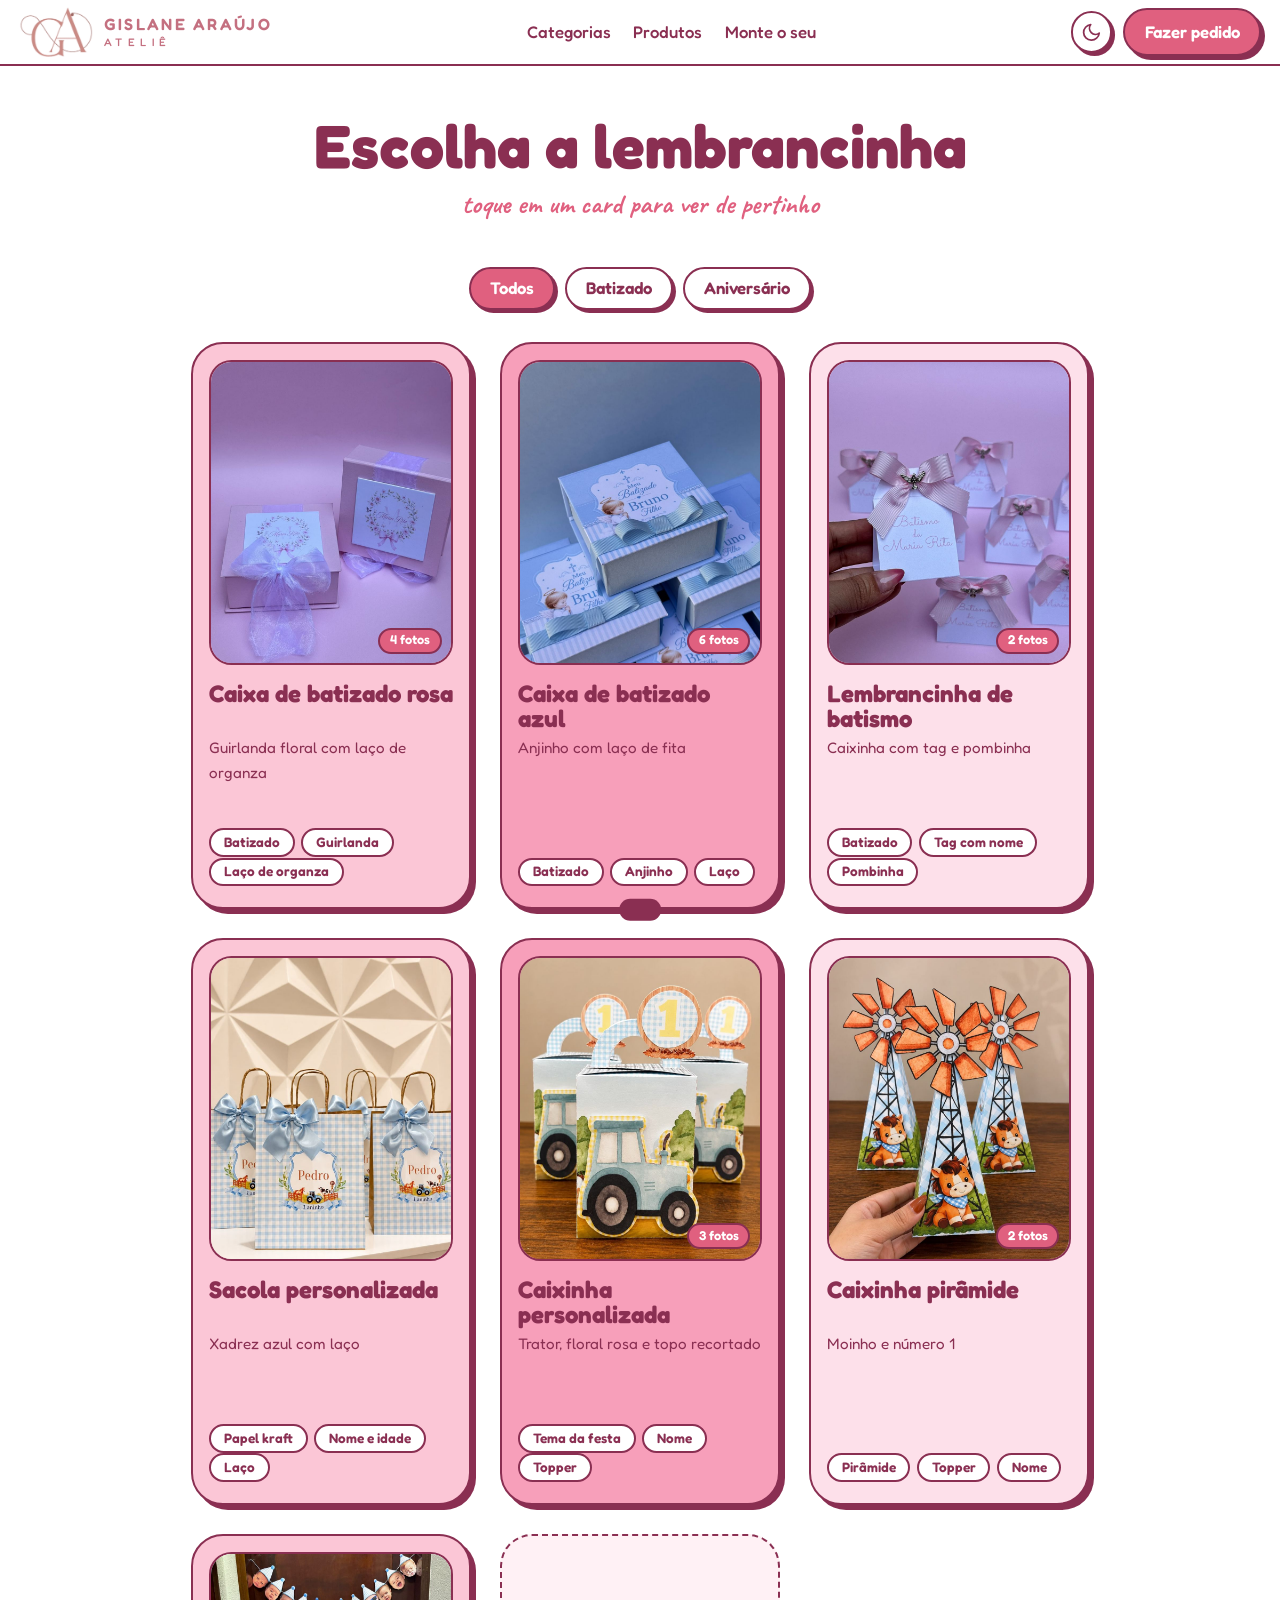
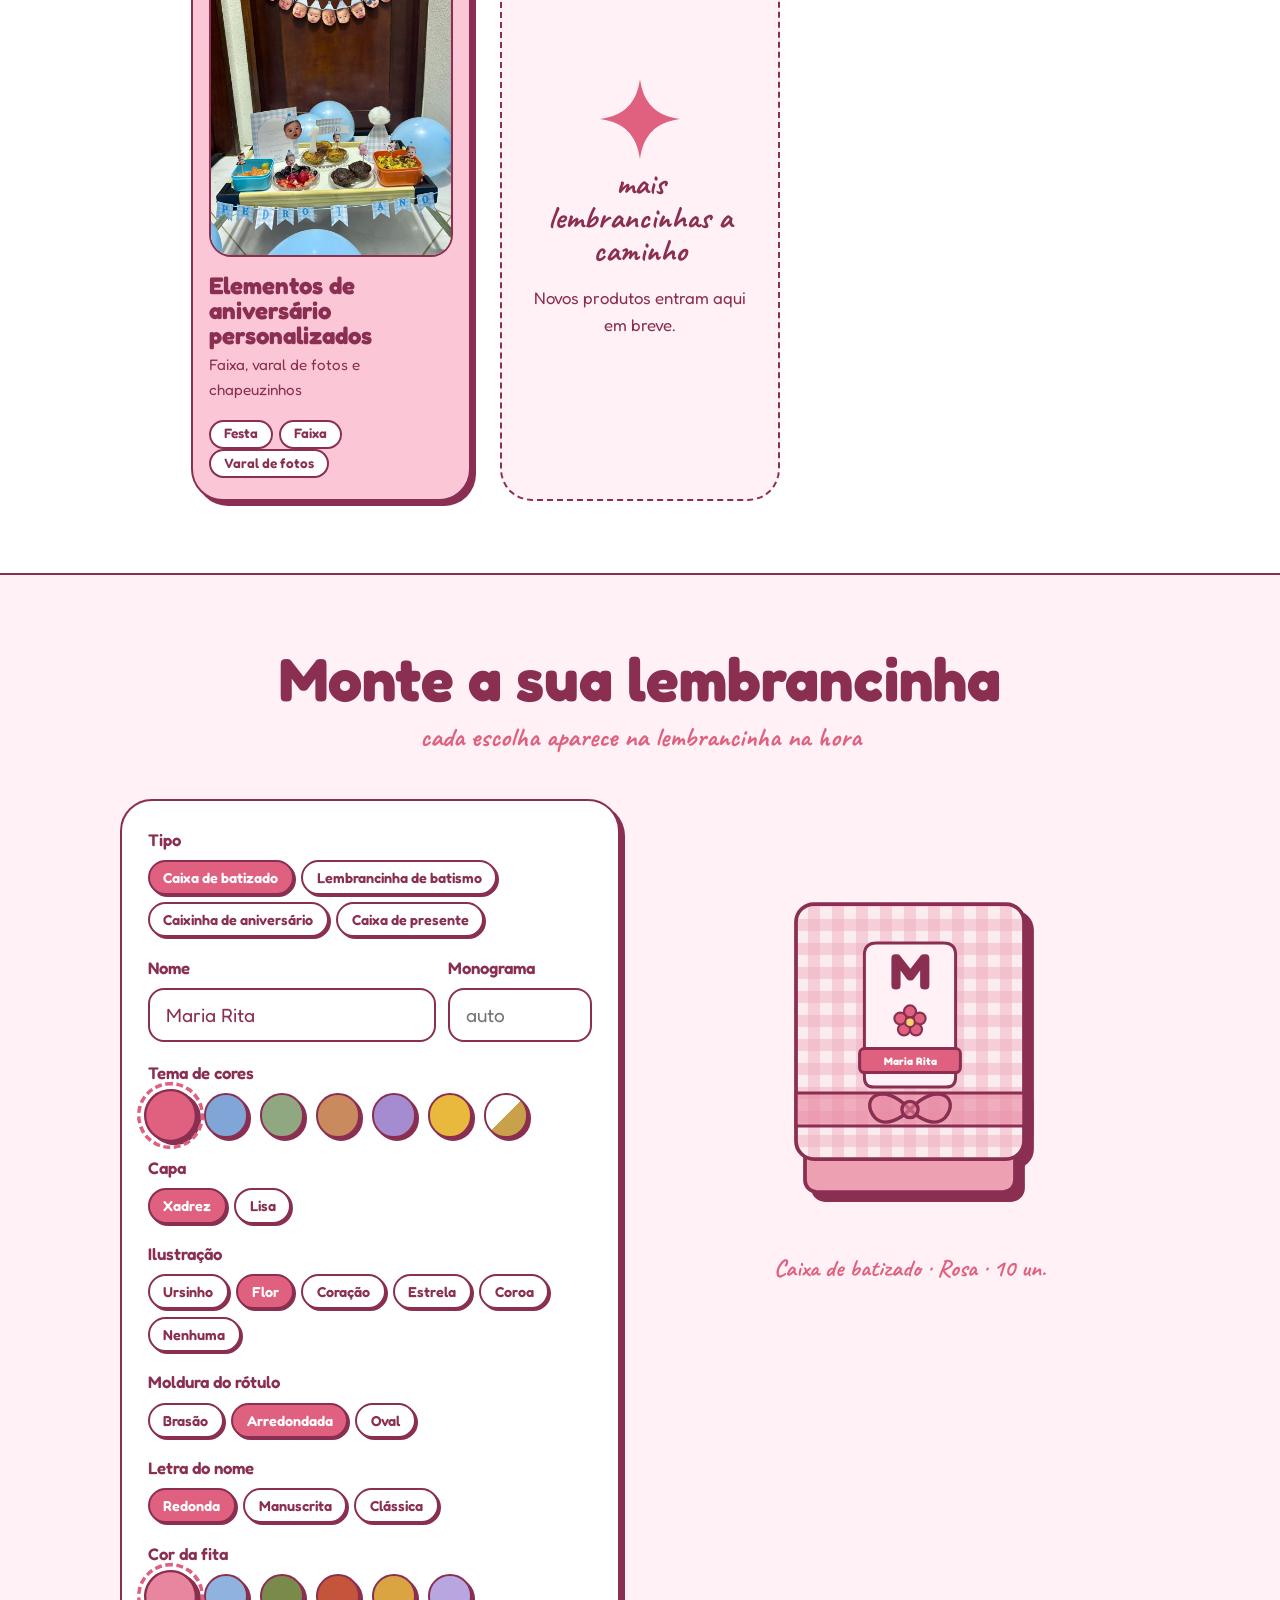
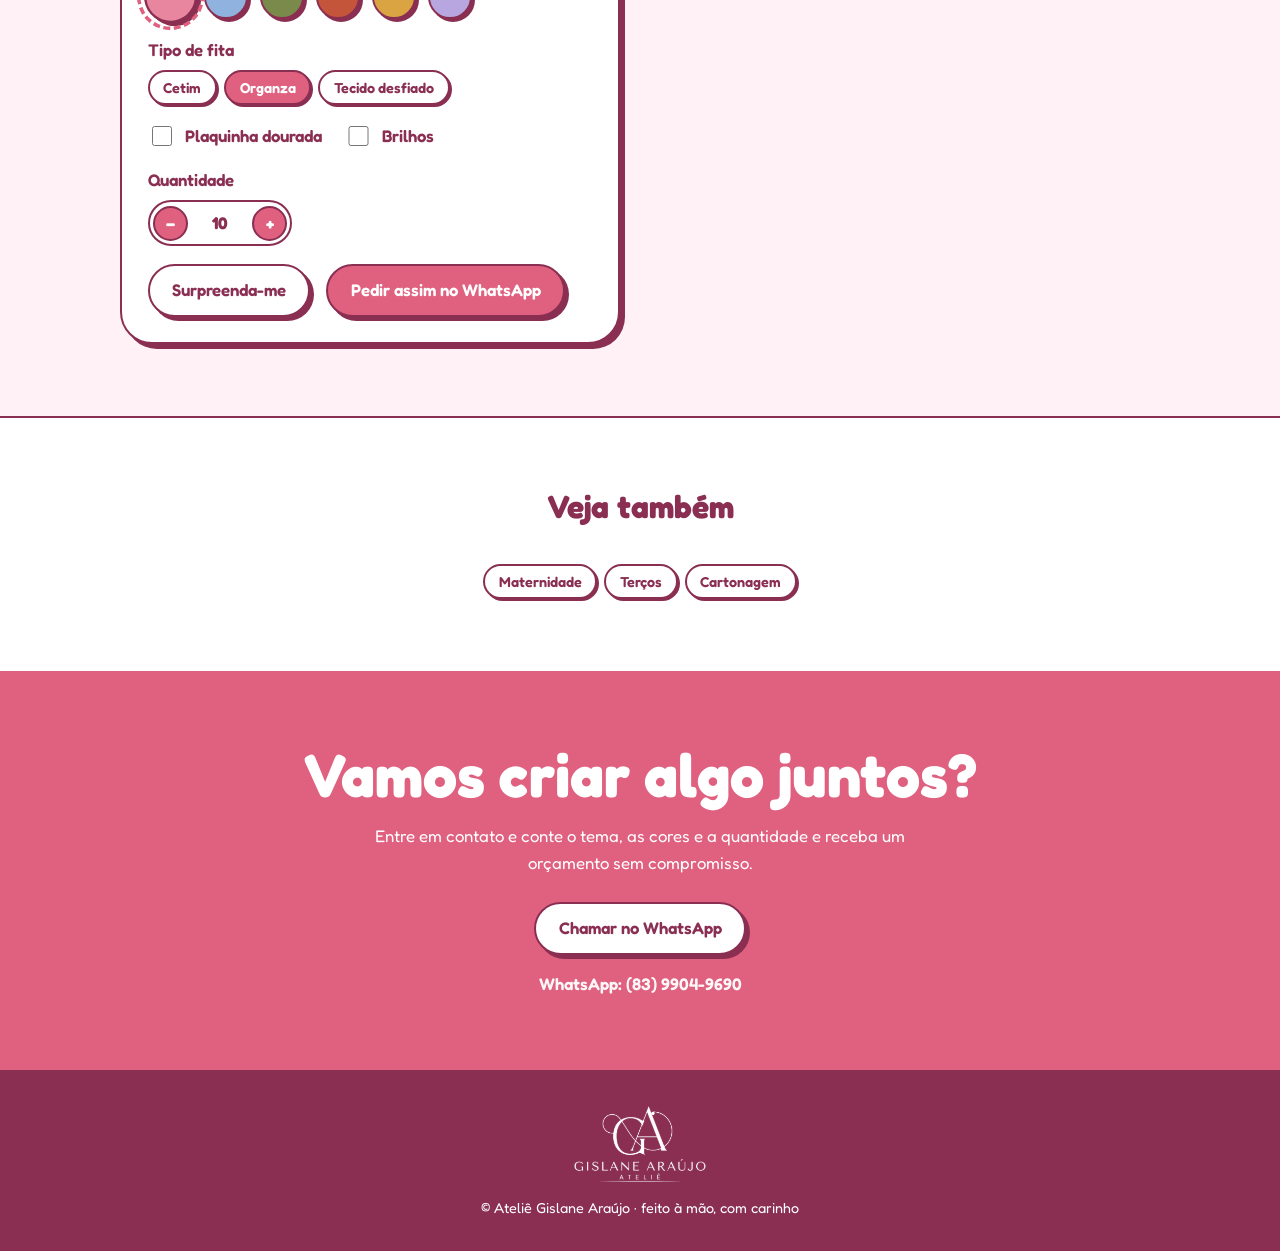
<file: lembrancinhas.html>
<!DOCTYPE html>
<html lang="pt-BR">
<head>
<meta charset="utf-8">
<meta name="viewport" content="width=device-width, initial-scale=1">
<meta name="color-scheme" content="light dark">
<meta name="theme-color" content="#ffffff">
<script>(function(){var t=null;try{t=localStorage.getItem("tema")}catch(e){}if(!t)t=matchMedia("(prefers-color-scheme: dark)").matches?"dark":"light";document.documentElement.setAttribute("data-theme",t)})();</script>
<title>Lembrancinhas · Ateliê Gislane Araújo</title>
<link rel="preconnect" href="https://fonts.googleapis.com">
<link href="https://fonts.googleapis.com/css2?family=Fredoka:wght@400;500;600;700&family=Caveat:wght@500;700&display=swap" rel="stylesheet">
<link rel="stylesheet" href="style.css">
<link rel="stylesheet" href="categoria.css">
</head>
<body class="mat">
<div id="prog"></div>
<svg width="0" height="0" style="position:absolute" aria-hidden="true">
        <defs>
            <symbol id="bear" viewBox="0 0 64 64" fill="none" style="stroke:var(--line)" stroke-width="2.5"
                stroke-linecap="round" stroke-linejoin="round">
                <circle cx="16" cy="18" r="8" fill="#f79fba" />
                <circle cx="48" cy="18" r="8" fill="#f79fba" />
                <circle cx="32" cy="34" r="22" style="fill:var(--surface)" />
                <circle cx="24" cy="31" r="2" style="fill:var(--line)" />
                <circle cx="40" cy="31" r="2" style="fill:var(--line)" />
                <ellipse cx="32" cy="40" rx="5" ry="3.5" fill="#fbc6d6" />
                <path d="M26 54l6-5 6 5-6 3z" fill="#e0607f" />
            </symbol>
            <symbol id="rosary" viewBox="0 0 64 64" fill="none" style="stroke:var(--line)" stroke-width="2.5"
                stroke-linecap="round" stroke-linejoin="round">
                <circle cx="32" cy="24" r="17" stroke-width="6" stroke-dasharray=".1 9.4" stroke="#e0607f" />
                <path d="M32 41v8" />
                <path d="M32 49v8M26 53h12" stroke-width="3" />
                <circle cx="32" cy="45" r="3" fill="#fbc6d6" />
            </symbol>
            <symbol id="gift" viewBox="0 0 64 64" fill="none" style="stroke:var(--line)" stroke-width="2.5"
                stroke-linecap="round" stroke-linejoin="round">
                <rect x="10" y="28" width="44" height="26" rx="4" fill="#fbc6d6" />
                <rect x="8" y="22" width="48" height="10" rx="3" style="fill:var(--surface)" />
                <path d="M32 22v32" />
                <path d="M32 22c-8-12-18-4-8 0zM32 22c8-12 18-4 8 0z" fill="#e0607f" />
            </symbol>
            <symbol id="box" viewBox="0 0 64 64" fill="none" style="stroke:var(--line)" stroke-width="2.5"
                stroke-linecap="round" stroke-linejoin="round">
                <path d="M8 30h48v24H8z" fill="#f79fba" />
                <path d="M6 30l10-14h32l10 14z" style="fill:var(--surface)" />
                <path d="M26 30v-4h12v4" />
                <path d="M8 42h48" stroke-dasharray="2 5" />
            </symbol>
            <symbol id="bag" viewBox="0 0 64 64" fill="none" style="stroke:var(--line)" stroke-width="2.5"
                stroke-linecap="round" stroke-linejoin="round">
                <path d="M12 22h40l3 34H9z" fill="#fbc6d6" />
                <path d="M22 22v-6a10 10 0 0120 0v6" />
                <circle cx="32" cy="38" r="6" style="fill:var(--surface)" />
                <path d="M29 38h6" />
            </symbol>
            <symbol id="star" viewBox="0 0 100 100">
                <path d="M50 0c4 30 20 46 50 50-30 4-46 20-50 50-4-30-20-46-50-50 30-4 46-20 50-50z"
                    fill="currentColor" />
            </symbol>
        </defs>
    </svg>

    

<nav>
  <a class="logo" href="index.html" aria-label="Ateliê Gislane Araújo - início"><img class="lg-l" src="img/monograma.png" alt="" width="360" height="245"><img class="lg-d" src="img/monograma-escuro.png" alt="" width="360" height="245"><span class="brand">Gislane Araújo<small>Ateliê</small></span></a>
  <ul>
    <li><a href="index.html#colecoes">Categorias</a></li>
    <li><a href="#produtos">Produtos</a></li>
    <li><a href="#criar">Monte o seu</a></li>
  </ul>
  <div class="nav-r"><button class="theme" id="theme" type="button" aria-label="Ativar modo escuro" aria-pressed="false"><svg class="i-moon" viewBox="0 0 24 24" fill="none" stroke="currentColor" stroke-width="2" stroke-linecap="round" stroke-linejoin="round" aria-hidden="true"><path d="M21 12.8A9 9 0 1111.2 3a7 7 0 009.8 9.8z"/></svg><svg class="i-sun" viewBox="0 0 24 24" fill="none" stroke="currentColor" stroke-width="2" stroke-linecap="round" aria-hidden="true"><circle cx="12" cy="12" r="4"/><path d="M12 2v2M12 20v2M4.9 4.9l1.4 1.4M17.7 17.7l1.4 1.4M2 12h2M20 12h2M4.9 19.1l1.4-1.4M17.7 6.3l1.4-1.4"/></svg></button><a class="btn" href="#contato">Fazer pedido</a></div>
</nav>

<section id="produtos">
  <div class="title"><h2>Escolha a lembrancinha</h2><p class="hand">toque em um card para ver de pertinho</p></div>
  <div class="fs" role="group" aria-label="Filtrar produtos">
    <button class="fc" type="button" data-f="all" aria-pressed="true">Todos</button>
    <button class="fc" type="button" data-f="batizado" aria-pressed="false">Batizado</button>
    <button class="fc" type="button" data-f="aniversario" aria-pressed="false">Aniversário</button>
  </div>
  <div class="grid" id="grid"></div>
</section>

<section class="lab-wrap" id="criar">
  <div class="title"><h2>Monte a sua lembrancinha</h2><p class="hand">cada escolha aparece na lembrancinha na hora</p></div>
  <div class="lab">
    <div class="panel">
      <div class="fg"><span class="fl">Tipo</span><div class="pl" id="g-prod"></div></div>
      <div class="two"><div><label for="nm">Nome</label><input id="nm" type="text" maxlength="16" value="Maria Rita" autocomplete="off"></div><div><label for="mi">Monograma</label><input id="mi" type="text" maxlength="2" placeholder="auto" autocomplete="off"></div></div>
      <div class="fg"><span class="fl">Tema de cores</span><div class="sw" id="sw" role="group"></div></div>
      <div class="fg"><span class="fl">Capa</span><div class="pl" id="g-cover"></div></div>
      <div class="fg"><span class="fl">Ilustração</span><div class="pl" id="g-motif"></div></div>
      <div class="fg"><span class="fl">Moldura do rótulo</span><div class="pl" id="g-frame"></div></div>
      <div class="fg"><span class="fl">Letra do nome</span><div class="pl" id="g-font"></div></div>
      <div class="fg"><span class="fl">Cor da fita</span><div class="sw" id="rw" role="group"></div></div>
      <div class="fg"><span class="fl">Tipo de fita</span><div class="pl" id="g-rt"></div></div>
      <div class="tgs"><label class="tg"><input type="checkbox" id="pl2"> Plaquinha dourada</label><label class="tg"><input type="checkbox" id="spk"> Brilhos</label></div>
      <div class="fg"><span class="fl">Quantidade</span><div class="qt"><button type="button" id="qm" aria-label="Diminuir">−</button><output id="qv">10</output><button type="button" id="qp" aria-label="Aumentar">+</button></div></div>
      <div class="row"><button class="btn alt" id="rnd" type="button">Surpreenda-me</button><button class="btn" id="go" type="button">Pedir assim no WhatsApp</button></div>
    </div>
    <div class="bottle"><div>
      <svg id="bt" viewBox="0 0 200 290" role="img" aria-label="Prévia da lembrancinha personalizada">
        <defs><pattern id="gp" width="16" height="16" patternUnits="userSpaceOnUse"><rect id="gp0" width="16" height="16" fill="#fde0ea"/><rect id="gp1" width="8" height="16" fill="#f79fba" fill-opacity=".5"/><rect id="gp2" width="16" height="8" fill="#f79fba" fill-opacity=".5"/></pattern></defs>
        <rect id="sd" x="30" y="226" width="140" height="36" rx="8" fill="#f2b9c9" stroke="var(--line)" stroke-width="2.5"/>
        <rect id="ld" x="24" y="70" width="152" height="170" rx="12" fill="url(#gp)" stroke="var(--line)" stroke-width="2.5"/>
        <g id="lg" transform="translate(0 -35) translate(100 175) scale(.8) translate(-100 -175)"><path id="lb" d="" stroke="var(--line)" stroke-width="2.5"/><text id="mn" text-anchor="middle" x="100" y="158" font-size="42"></text><g id="mt"></g><rect id="rb" x="58" y="208" width="84" height="20" rx="4" stroke="var(--line)" stroke-width="2.5"/><text id="nt" x="100" y="222" text-anchor="middle" font-size="12" fill="#fff"></text></g>
        <rect id="bd2" x="24" y="196" width="152" height="22" stroke="var(--line)" stroke-width="2"/>
        <g id="bow" transform="translate(100 207) scale(.9) translate(-100 -92)"><path class="bc" d="M100 92C80 70 62 84 74 98c8 8 20 0 26-6zM100 92c20-22 38-8 26 6-8 8-20 0-26-6z" stroke="var(--line)" stroke-width="2.5" stroke-linejoin="round"/><circle class="bc" cx="100" cy="92" r="6" stroke="var(--line)" stroke-width="2.5"/></g>
        <g id="pt" style="display:none"><rect x="68" y="223" width="64" height="13" rx="2.5" fill="#d9a441" stroke="var(--line)" stroke-width="1.8"/><text id="ptx" x="100" y="233" text-anchor="middle" font-size="8" fill="#5a3a10"></text></g>
        <g id="spg" style="color:var(--accent);display:none"><use class="tw" href="#star" x="4" y="50" width="22" height="22"/><use class="tw" style="animation-delay:.8s" href="#star" x="168" y="30" width="18" height="18"/><use class="tw" style="animation-delay:1.6s" href="#star" x="172" y="236" width="24" height="24"/><use class="tw" style="animation-delay:2.2s" href="#star" x="2" y="238" width="16" height="16"/></g>
      </svg>
      <p id="sm" class="hand"></p>
    </div></div>
  </div>
</section>

<section class="more-cats"><div class="title"><h2 style="font-size:2rem">Veja também</h2></div><div class="pl"><a class="fc" href="maternidade.html">Maternidade</a><a class="fc" href="tercos.html">Terços</a><a class="fc" href="cartonagem.html">Cartonagem</a></div></section>

<section class="contact" id="contato">
  <h2>Vamos criar algo juntos?</h2>
  <p>Entre em contato e conte o tema, as cores e a quantidade e receba um orçamento sem compromisso.</p>
  <a class="btn" href="https://wa.me/558399049690?text=Ol%C3%A1%2C%20Gislane!%20Vim%20pelo%20site%20e%20gostaria%20de%20um%20or%C3%A7amento." target="_blank" rel="noopener">Chamar no WhatsApp</a>
  <p class="wnum">WhatsApp: (83) 9904-9690</p>
</section>
<footer><img src="img/logo-branca.png" alt="Gislane Araújo Ateliê" width="1100" height="656">© Ateliê Gislane Araújo · feito à mão, com carinho</footer>

<dialog id="dlg" aria-label="Detalhes do produto"><button class="x" type="button" id="cl" aria-label="Fechar">×</button><div class="dg"><div class="zm" id="zm"><img id="di" alt=""><button class="cn" id="cpv" type="button" aria-label="Foto anterior">‹</button><button class="cn" id="cnx" type="button" aria-label="Próxima foto">›</button><div class="dots" id="dots"></div><span class="ctr" id="ctr"></span></div><div><h3 id="dt"></h3><p id="dd"></p><div id="dg2"></div><p style="margin-top:1rem"><a class="btn" href="https://wa.me/558399049690" id="dgo" target="_blank" rel="noopener">Peça o seu</a></p></div></div></dialog>
<div id="toast" role="status"></div>

<script>
(function(){
var $=function(i){return document.getElementById(i)};
var P=[
 {
  "c": "batizado",
  "n": "Caixa de batizado rosa",
  "v": "Guirlanda floral com laço de organza",
  "imgs": [
   {
    "i": "cart-batizado-rosa-1",
    "a": "Caixas rosa com laço de organza lilás"
   },
   {
    "i": "cart-batizado-rosa-2",
    "a": "Tampa com guirlanda floral"
   },
   {
    "i": "cart-batizado-rosa-3",
    "a": "Caixas rosa empilhadas"
   },
   {
    "i": "cart-batizado-rosa-4",
    "a": "Três caixas com laço de organza"
   }
  ],
  "d": "Caixa rosa com tampa ilustrada com guirlanda floral e nome, fechada com laço de organza lilás.",
  "t": [
   "Batizado",
   "Guirlanda",
   "Laço de organza"
  ]
 },
 {
  "c": "batizado",
  "n": "Caixa de batizado azul",
  "v": "Anjinho com laço de fita",
  "imgs": [
   {
    "i": "cart-batizado-azul-1",
    "a": "Caixas azuis com fita verde-água"
   },
   {
    "i": "cart-batizado-azul-2",
    "a": "Caixa comprida com laço de cetim azul"
   },
   {
    "i": "cart-batizado-azul-3",
    "a": "Caixa azul com laço de cetim"
   },
   {
    "i": "cart-batizado-azul-4",
    "a": "Caixinha azul de anjinho na mão"
   },
   {
    "i": "cart-batizado-azul-5",
    "a": "Caixa aberta com caneca e cartão"
   },
   {
    "i": "cart-batizado-azul-6",
    "a": "Caixa aberta com duas canecas"
   }
  ],
  "d": "Caixa azul com tampa ilustrada com anjinho e nome, fechada com laço de fita. Algumas vêm com caneca e cartão de agradecimento dentro.",
  "t": [
   "Batizado",
   "Anjinho",
   "Laço"
  ]
 },
 {
  "c": "batizado",
  "n": "Lembrancinha de batismo",
  "v": "Caixinha com tag e pombinha",
  "imgs": [
   {
    "i": "cart-lembr-batismo-1",
    "a": "Caixinhas com laço rosa e pombinha"
   },
   {
    "i": "cart-lembr-batismo-2",
    "a": "Caixinha com tag do batismo"
   }
  ],
  "d": "Caixinha branca em formato de sacolinha, com tag com o nome do batizado e laço de fita com pombinha.",
  "t": [
   "Batizado",
   "Tag com nome",
   "Pombinha"
  ]
 },
 {
  "c": "aniversario",
  "n": "Sacola personalizada",
  "v": "Xadrez azul com laço",
  "imgs": [
   {
    "i": "aniv-sacola-1",
    "a": "Sacolinhas xadrez azul com laço"
   }
  ],
  "d": "Sacola de papel kraft com alça de corda, rótulo xadrez personalizado com nome e idade e laço de fita azul.",
  "t": [
   "Papel kraft",
   "Nome e idade",
   "Laço"
  ]
 },
 {
  "c": "aniversario",
  "n": "Caixinha personalizada",
  "v": "Trator, floral rosa e topo recortado",
  "imgs": [
   {
    "i": "aniv-alca-1",
    "a": "Caixinhas tema trator com topper número 1"
   },
   {
    "i": "aniv-alca-2",
    "a": "Caixinhas rosa com alça e nome"
   },
   {
    "i": "aniv-recorte-1",
    "a": "Caixinhas xadrez azul com topo recortado"
   }
  ],
  "d": "Caixinha personalizada no tema da festa, com nome, número da idade e topper ou topo recortado ilustrado. Passe as fotos para ver os temas.",
  "t": [
   "Tema da festa",
   "Nome",
   "Topper"
  ]
 },
 {
  "c": "aniversario",
  "n": "Caixinha pirâmide",
  "v": "Moinho e número 1",
  "imgs": [
   {
    "i": "aniv-piramide-1",
    "a": "Caixinhas pirâmide com moinho e cavalinho"
   },
   {
    "i": "aniv-piramide-2",
    "a": "Caixinhas pirâmide rosa com número 1"
   }
  ],
  "d": "Caixinha em formato de pirâmide com topper no alto, moinho de vento ou número da idade, e nome. Passe as fotos para ver os temas.",
  "t": [
   "Pirâmide",
   "Topper",
   "Nome"
  ]
 },
 {
  "c": "aniversario",
  "n": "Elementos de aniversário personalizados",
  "v": "Faixa, varal de fotos e chapeuzinhos",
  "imgs": [
   {
    "i": "aniv-mesa-1",
    "a": "Mesa de festa com faixa e varal de fotos"
   }
  ],
  "d": "Elementos de aniversário personalizados, como faixa com o nome, varal de fotos e chapeuzinhos de festa, tudo combinando com o tema.",
  "t": [
   "Festa",
   "Faixa",
   "Varal de fotos"
  ]
 }
];
var IMG='img/cartonagem/';
/* cards */
var h='';
P.forEach(function(p,k){h+='<div class="pc" data-c="'+p.c+'"><button class="card" type="button" data-k="'+k+'" style="--c:var(--c'+(k%3==0?1:k%3==1?3:4)+')"><div class="ph"><img src="'+IMG+p.imgs[0].i+'.jpg" alt="'+p.n+' - '+p.v+'" loading="lazy">'+(p.imgs.length>1?'<span class="nph">'+p.imgs.length+' fotos</span>':'')+'</div><h3>'+p.n+'</h3><p>'+p.v+'</p><span>'+p.t.map(function(x){return '<span class="tag">'+x+'</span>'}).join('')+'</span></button></div>'});
h+='<div class="pc"><div class="soon"><div><svg viewBox="0 0 100 100"><use href="#star"/></svg><h3 class="hand" style="font-size:2rem">mais lembrancinhas a caminho</h3><p>Novos produtos entram aqui em breve.</p></div></div></div>';
$('grid').innerHTML=h;
var io=new IntersectionObserver(function(es){es.forEach(function(e,j){if(e.isIntersecting){setTimeout(function(){e.target.classList.add('in')},j*90);io.unobserve(e.target)}})},{threshold:.15});
document.querySelectorAll('.pc').forEach(function(x){io.observe(x)});
document.querySelectorAll('.fc[data-f]').forEach(function(b){b.addEventListener('click',function(){document.querySelectorAll('.fc[data-f]').forEach(function(x){x.setAttribute('aria-pressed',x===b)});var f=b.dataset.f;document.querySelectorAll('.pc').forEach(function(x){x.hidden=f!=='all'&&x.dataset.c!==f;x.classList.remove('in');void x.offsetWidth;if(!x.hidden)setTimeout(function(){x.classList.add('in')},40)})})});
/* modal com carrossel */
var dl=$('dlg'),zm=$('zm'),curP,cur=0,sx=0;
function paint(){var im=curP.imgs[cur],d=$('di');d.src=IMG+im.i+'.jpg';d.alt=curP.n+' - '+im.a;$('ctr').textContent=(cur+1)+' / '+curP.imgs.length;var nx=curP.imgs[(cur+1)%curP.imgs.length];(new Image()).src=IMG+nx.i+'.jpg';document.querySelectorAll('#dots button').forEach(function(x,j){x.className=j===cur?'on':''})}
function go(n){cur=(cur+n+curP.imgs.length)%curP.imgs.length;paint()}
document.querySelectorAll('.card').forEach(function(c){c.addEventListener('pointermove',function(e){var r=c.getBoundingClientRect(),x=(e.clientX-r.left)/r.width,y=(e.clientY-r.top)/r.height;c.style.setProperty('--ry',(x-.5)*14+'deg');c.style.setProperty('--rx',(.5-y)*14+'deg');c.style.setProperty('--mx',x*100+'%');c.style.setProperty('--my',y*100+'%')});c.addEventListener('pointerleave',function(){c.style.removeProperty('--rx');c.style.removeProperty('--ry')});
c.addEventListener('click',function(){curP=P[c.dataset.k];cur=0;$('dots').innerHTML=curP.imgs.map(function(_,j){return '<button type="button" aria-label="Foto '+(j+1)+'"></button>'}).join('');zm.classList.toggle('one',curP.imgs.length<2);$('dt').textContent=curP.n; var wg=document.getElementById('dgo');wg.href='https://wa.me/558399049690?text='+encodeURIComponent('Olá, Gislane! Tenho interesse em: '+curP.n+' ('+curP.v+'). Pode me passar mais informações e um orçamento?');$('dd').innerHTML='<b>'+curP.v+'</b><br>'+curP.d;$('dg2').innerHTML=curP.t.map(function(x){return '<span class="tag">'+x+'</span>'}).join('');paint();dl.showModal()})});
$('cl').addEventListener('click',function(){dl.close()});$('dgo').addEventListener('click',function(){dl.close()});dl.addEventListener('click',function(e){if(e.target===dl)dl.close()});
$('cpv').addEventListener('click',function(){go(-1)});$('cnx').addEventListener('click',function(){go(1)});
$('dots').addEventListener('click',function(e){var b=e.target.closest('button');if(b){cur=[].indexOf.call(b.parentNode.children,b);paint()}});
zm.addEventListener('pointerdown',function(e){sx=e.clientX});zm.addEventListener('pointerup',function(e){var dx=e.clientX-sx;if(Math.abs(dx)>40&&curP.imgs.length>1)go(dx<0?1:-1)});
dl.addEventListener('keydown',function(e){if(e.key==='ArrowRight')go(1);if(e.key==='ArrowLeft')go(-1)});
/* barra e menu */
var pg=$('prog');addEventListener('scroll',function(){pg.style.transform='scaleX('+(scrollY/(document.documentElement.scrollHeight-innerHeight||1))+')'},{passive:true});
var nv=document.querySelector('nav');function nh(){document.documentElement.style.setProperty('--nh',nv.offsetHeight+'px')}nh();addEventListener('resize',nh);
/* montador */
function lt(h,t){var n=parseInt(h.slice(1),16),r=n>>16,g=n>>8&255,b=n&255;return 'rgb('+[r,g,b].map(function(x){return Math.round(x+(255-x)*t)}).join(',')+')'}
var T=[{n:'Rosa',a:'#e0607f',b:'#fff1f5',c:'#8a2f52'},{n:'Azul bebê',a:'#7fa6d6',b:'#eaf2fb',c:'#3f6aa0'},{n:'Verde sálvia',a:'#8fa882',b:'#eef3e8',c:'#4f6b45'},{n:'Caramelo',a:'#c98a5e',b:'#fbeee3',c:'#7a4a2c'},{n:'Lilás',a:'#a58bd0',b:'#f2ecfa',c:'#5b4690'},{n:'Amarelo',a:'#e8b93c',b:'#fff6dc',c:'#8a6410'},{n:'Branco e dourado',a:'#c9a14a',b:'#ffffff',c:'#8a6a22'}];
var RC=[{n:'Rosa',c:'#e8869f'},{n:'Azul',c:'#8fb3de'},{n:'Verde',c:'#7a8a4a'},{n:'Terracota',c:'#c4553a'},{n:'Dourado',c:'#d9a441'},{n:'Lilás',c:'#b8a6e0'}];
var L='stroke="var(--line)" stroke-width="1.8" stroke-linejoin="round"';
var MO={bear:['Ursinho','<circle cx="91" cy="177" r="4.5" fill="ACC" '+L+'/><circle cx="109" cy="177" r="4.5" fill="ACC" '+L+'/><circle cx="100" cy="186" r="11" fill="#fff" '+L+'/><circle cx="96" cy="184" r="1.4" fill="var(--line)"/><circle cx="104" cy="184" r="1.4" fill="var(--line)"/><ellipse cx="100" cy="189.5" rx="3.2" ry="2.2" fill="ACC"/>'],
flower:['Flor','<g fill="ACC" '+L+'><circle cx="100" cy="177" r="5"/><circle cx="108" cy="183" r="5"/><circle cx="105" cy="192" r="5"/><circle cx="95" cy="192" r="5"/><circle cx="92" cy="183" r="5"/></g><circle cx="100" cy="186" r="4" fill="#f6d36b" '+L+'/>'],
heart:['Coração','<path d="M100 198c-17-10-19-23-9-27 5-2 9 1 9 5 0-4 4-7 9-5 10 4 8 17-9 27z" fill="ACC" '+L+'/>'],
star:['Estrela','<path d="M100 170c2 10 8 15 18 17-10 2-16 7-18 17-2-10-8-15-18-17 10-2 16-7 18-17z" fill="ACC" '+L+'/>'],
crown:['Coroa','<path d="M85 197l-3-22 11 8 7-13 7 13 11-8-3 22z" fill="ACC" '+L+'/>'],
none:['Nenhuma','']};
var FR={arch:['Brasão','M62 232V140a38 30 0 0 1 76 0V232a6 6 0 0 1-6 6H68a6 6 0 0 1-6-6z'],round:['Arredondada','M62 130q0-10 10-10h56q10 0 10 10v102q0 8-8 8H70q-8 0-8-8z'],oval:['Oval','M60 176a40 62 0 1 0 80 0a40 62 0 1 0-80 0z']};
var FO={f:['Redonda','Fredoka',1,'normal'],h:['Manuscrita','Caveat',1.35,'normal'],s:['Clássica','Georgia',1,'italic']};
var PR={b:'Caixa de batizado',l:'Lembrancinha de batismo',a:'Caixinha de aniversário',c:'Caixa de presente'},CV={g:'Xadrez',l:'Lisa'},RT={c:'Cetim',o:'Organza',d:'Tecido desfiado'};
var PRE={};
var S={prod:'b',name:'Maria Rita',mono:'',theme:0,cover:'g',motif:'flower',frame:'round',font:'f',rib:0,rt:'o',plate:false,spk:false,qty:10};
function pills(id,key,obj){var el=$(id);Object.keys(obj).forEach(function(k){var b=document.createElement('button');b.type='button';b.className='fc';b.textContent=typeof obj[k]==='string'?obj[k]:obj[k][0];b.dataset.g=key;b.dataset.k=k;b.addEventListener('click',function(){S[key]=k;if(key==='prod'&&PRE[k]){Object.assign(S,PRE[k]);$('pl2').checked=S.plate}up()});el.appendChild(b)})}
function swatches(id,key,arr){var el=$(id);arr.forEach(function(o,k){var b=document.createElement('button');b.type='button';b.style.background=o.a||o.c;if(o.a==='#c9a14a')b.style.backgroundImage='linear-gradient(135deg,#fff 50%,#c9a14a 50%)';b.setAttribute('aria-label',o.n);b.dataset.g=key;b.dataset.k=k;b.addEventListener('click',function(){S[key]=k;up()});el.appendChild(b)})}
pills('g-prod','prod',PR);pills('g-cover','cover',CV);pills('g-motif','motif',MO);pills('g-frame','frame',FR);pills('g-font','font',FO);pills('g-rt','rt',RT);swatches('sw','theme',T);swatches('rw','rib',RC);
var last='';
function pop(e){e.classList.remove('pop');void e.getBoundingClientRect();e.classList.add('pop')}
function up(){
var o=T[S.theme],v=S.name.trim()||'Nome',f=FO[S.font],none=S.motif==='none',rc=RC[S.rib].c;
var ch=S.mono.trim()?S.mono.trim().toUpperCase().slice(0,2):v.charAt(0).toUpperCase();
document.querySelectorAll('[data-g]').forEach(function(b){b.setAttribute('aria-pressed',String(S[b.dataset.g])===b.dataset.k)});
$('gp0').setAttribute('fill',lt(o.a,.88));$('gp1').setAttribute('fill',lt(o.a,.5));$('gp2').setAttribute('fill',lt(o.a,.5));
$('ld').setAttribute('fill',S.cover==='g'?'url(#gp)':o.b);$('sd').setAttribute('fill',lt(o.a,.4));
$('lb').setAttribute('d',FR[S.frame][1]);$('lb').setAttribute('fill',S.cover==='l'&&S.theme===6?'#fff':o.b);$('rb').setAttribute('fill',o.a);
var org=S.rt==='o',des=S.rt==='d';
[$('bd2')].concat([].slice.call(document.querySelectorAll('.bc'))).forEach(function(e){e.setAttribute('fill',rc);e.setAttribute('fill-opacity',org?.6:1);e.setAttribute('stroke-dasharray',des?'4 3':'0')});
var m=$('mn');m.textContent=ch;m.setAttribute('fill',o.c);m.setAttribute('y',none?178:158);m.setAttribute('font-size',(ch.length>1?(none?44:32):(none?58:42)));
var n=$('nt');n.textContent=v;n.setAttribute('font-size',(v.length>9?9:v.length>6?11:13)*f[2]);
[m,n].forEach(function(e){e.style.fontFamily='"'+f[1]+'",serif';e.style.fontStyle=f[3];e.style.fontWeight='700'});
$('mt').innerHTML=MO[S.motif][1].replace(/ACC/g,o.a);
$('pt').style.display=S.plate?'':'none';$('ptx').textContent=v;$('ptx').setAttribute('font-size',v.length>10?6:8);
$('spg').style.display=S.spk?'':'none';
var key=ch+S.motif+S.frame+S.font;if(key!==last){pop(m);pop($('mt'));last=key}
$('qv').textContent=S.qty;
$('sm').textContent=PR[S.prod]+' · '+o.n+' · '+S.qty+' un.';
}
$('nm').addEventListener('input',function(){S.name=this.value;up()});$('mi').addEventListener('input',function(){S.mono=this.value;up()});
$('pl2').addEventListener('change',function(){S.plate=this.checked;up()});$('spk').addEventListener('change',function(){S.spk=this.checked;up()});
$('qm').addEventListener('click',function(){S.qty=Math.max(1,S.qty-1);up()});$('qp').addEventListener('click',function(){S.qty=Math.min(999,S.qty+1);up()});
$('rnd').addEventListener('click',function(){var r=function(a){return a[Math.floor(Math.random()*a.length)]};S.theme=Math.floor(Math.random()*T.length);S.motif=r(Object.keys(MO));S.frame=r(Object.keys(FR));S.font=r(Object.keys(FO));S.cover=r(['g','l']);S.rib=Math.floor(Math.random()*RC.length);S.rt=r(Object.keys(RT));S.plate=Math.random()>.6;S.spk=Math.random()>.5;$('pl2').checked=S.plate;$('spk').checked=S.spk;up()});
up();
$('go').addEventListener('click',function(){var v=S.name.trim()||'(nome)',ch=S.mono.trim()?S.mono.trim().toUpperCase():v.charAt(0).toUpperCase();
var msg='Olá, Gislane! Quero '+S.qty+' unidade(s) de '+PR[S.prod].toLowerCase()+' com nome "'+v+'", monograma "'+ch+'", tema '+T[S.theme].n+', capa '+CV[S.cover].toLowerCase()+', ilustração: '+MO[S.motif][0].toLowerCase()+', moldura '+FR[S.frame][0].toLowerCase()+', letra '+FO[S.font][0].toLowerCase()+', fita '+RC[S.rib].n.toLowerCase()+' ('+RT[S.rt].toLowerCase()+'), '+(S.plate?'com plaquinha dourada':'sem plaquinha')+(S.spk?' e com brilhos':'')+'.';
window.open('https://wa.me/558399049690?text='+encodeURIComponent(msg),'_blank','noopener')});
/* modo escuro */
var root=document.documentElement,tb=$('theme');
function setTheme(t,s){root.setAttribute('data-theme',t);var d=t==='dark';tb.setAttribute('aria-pressed',d);tb.setAttribute('aria-label',d?'Ativar modo claro':'Ativar modo escuro');var m=document.querySelector('meta[name=theme-color]');if(m)m.setAttribute('content',d?'#241219':'#ffffff');if(s){try{localStorage.setItem('tema',t)}catch(e){}}}
setTheme(root.getAttribute('data-theme')||'light',false);
tb.addEventListener('click',function(){setTheme(root.getAttribute('data-theme')==='dark'?'light':'dark',true)});
})();
</script>
</body>
</html>
</file>
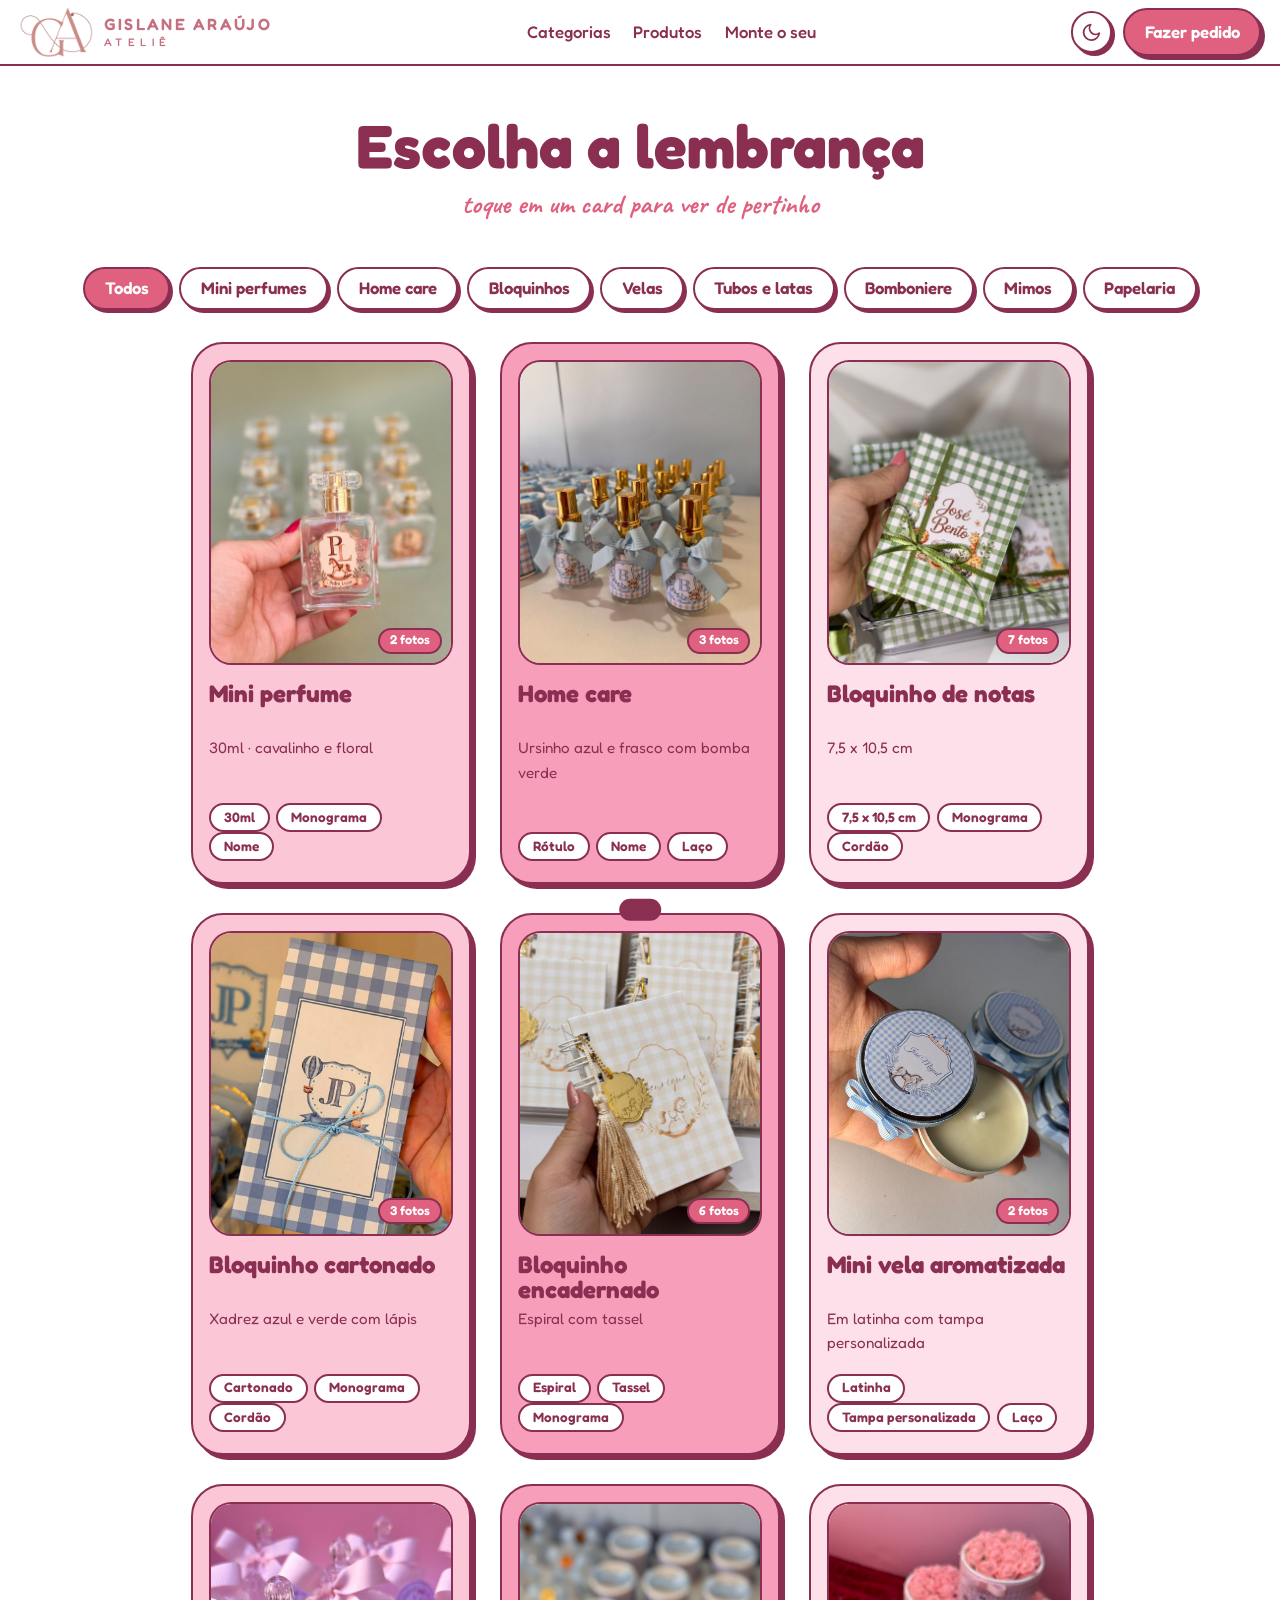
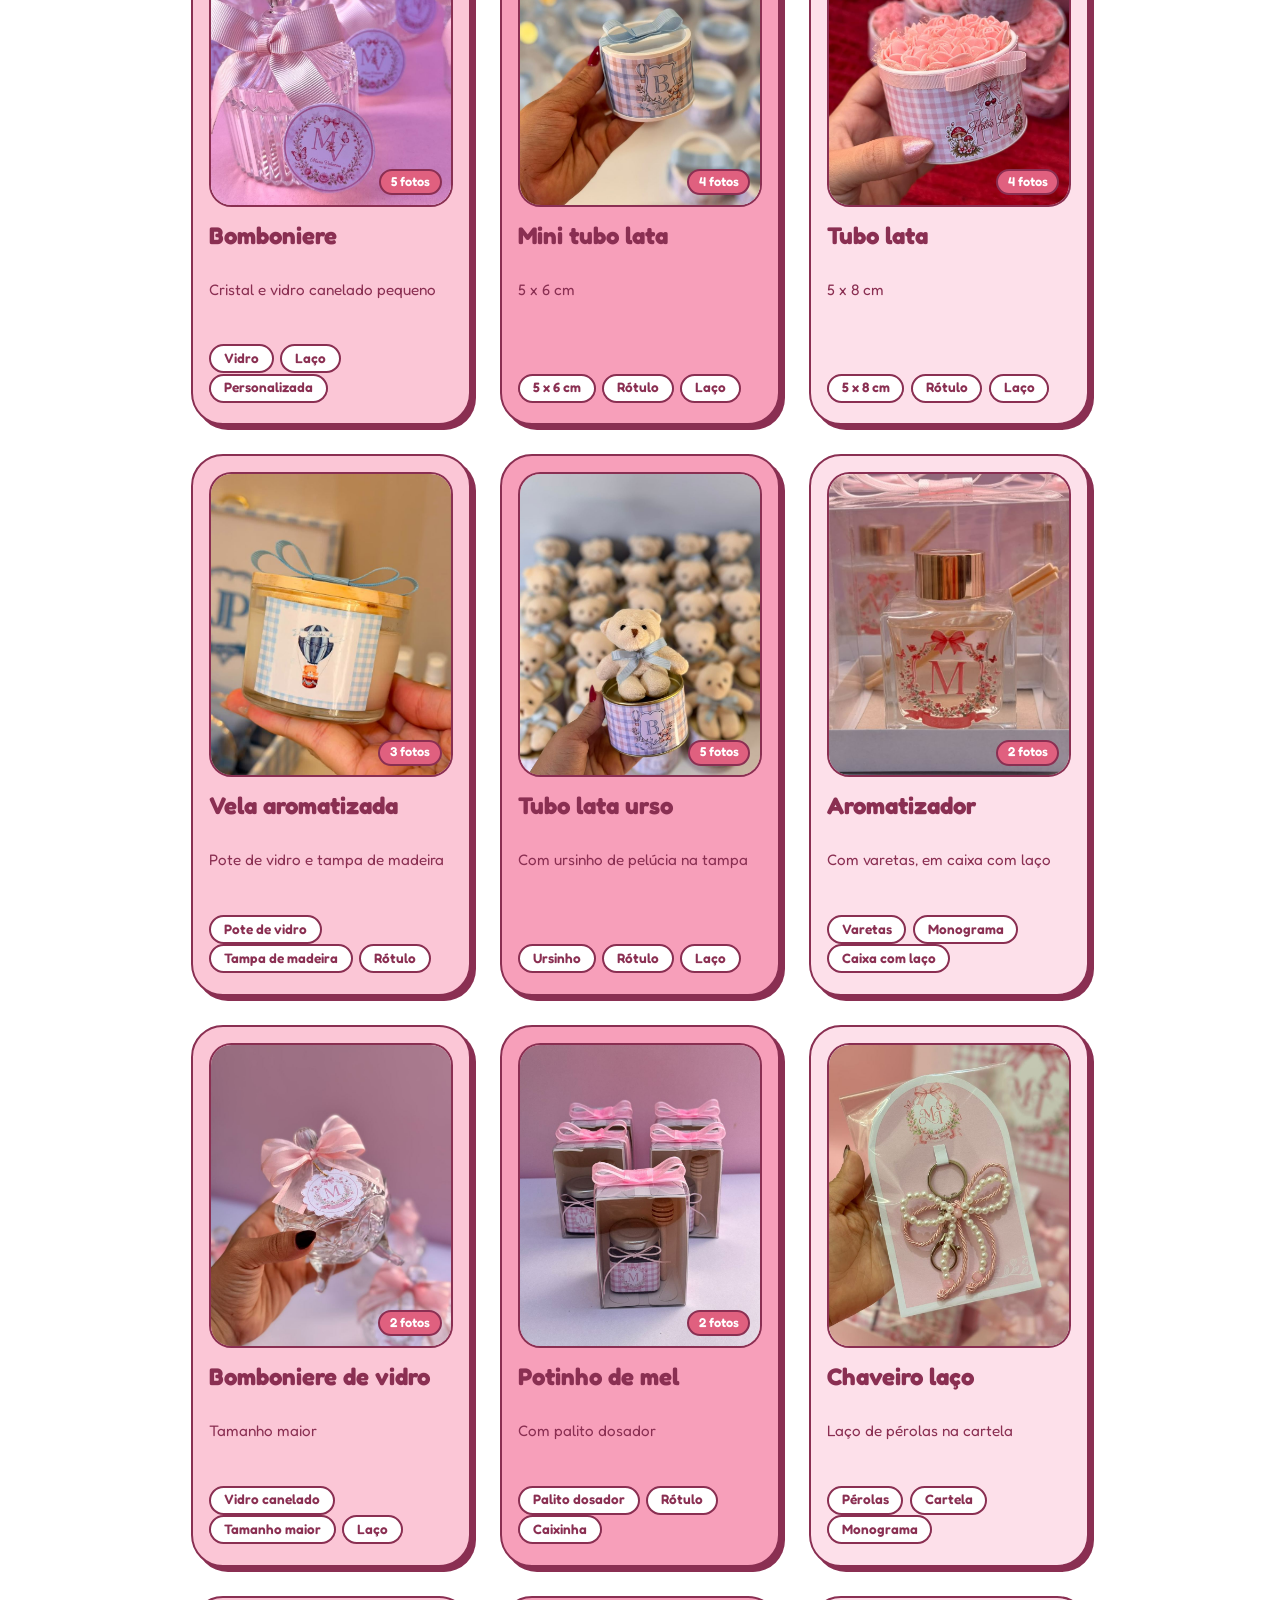
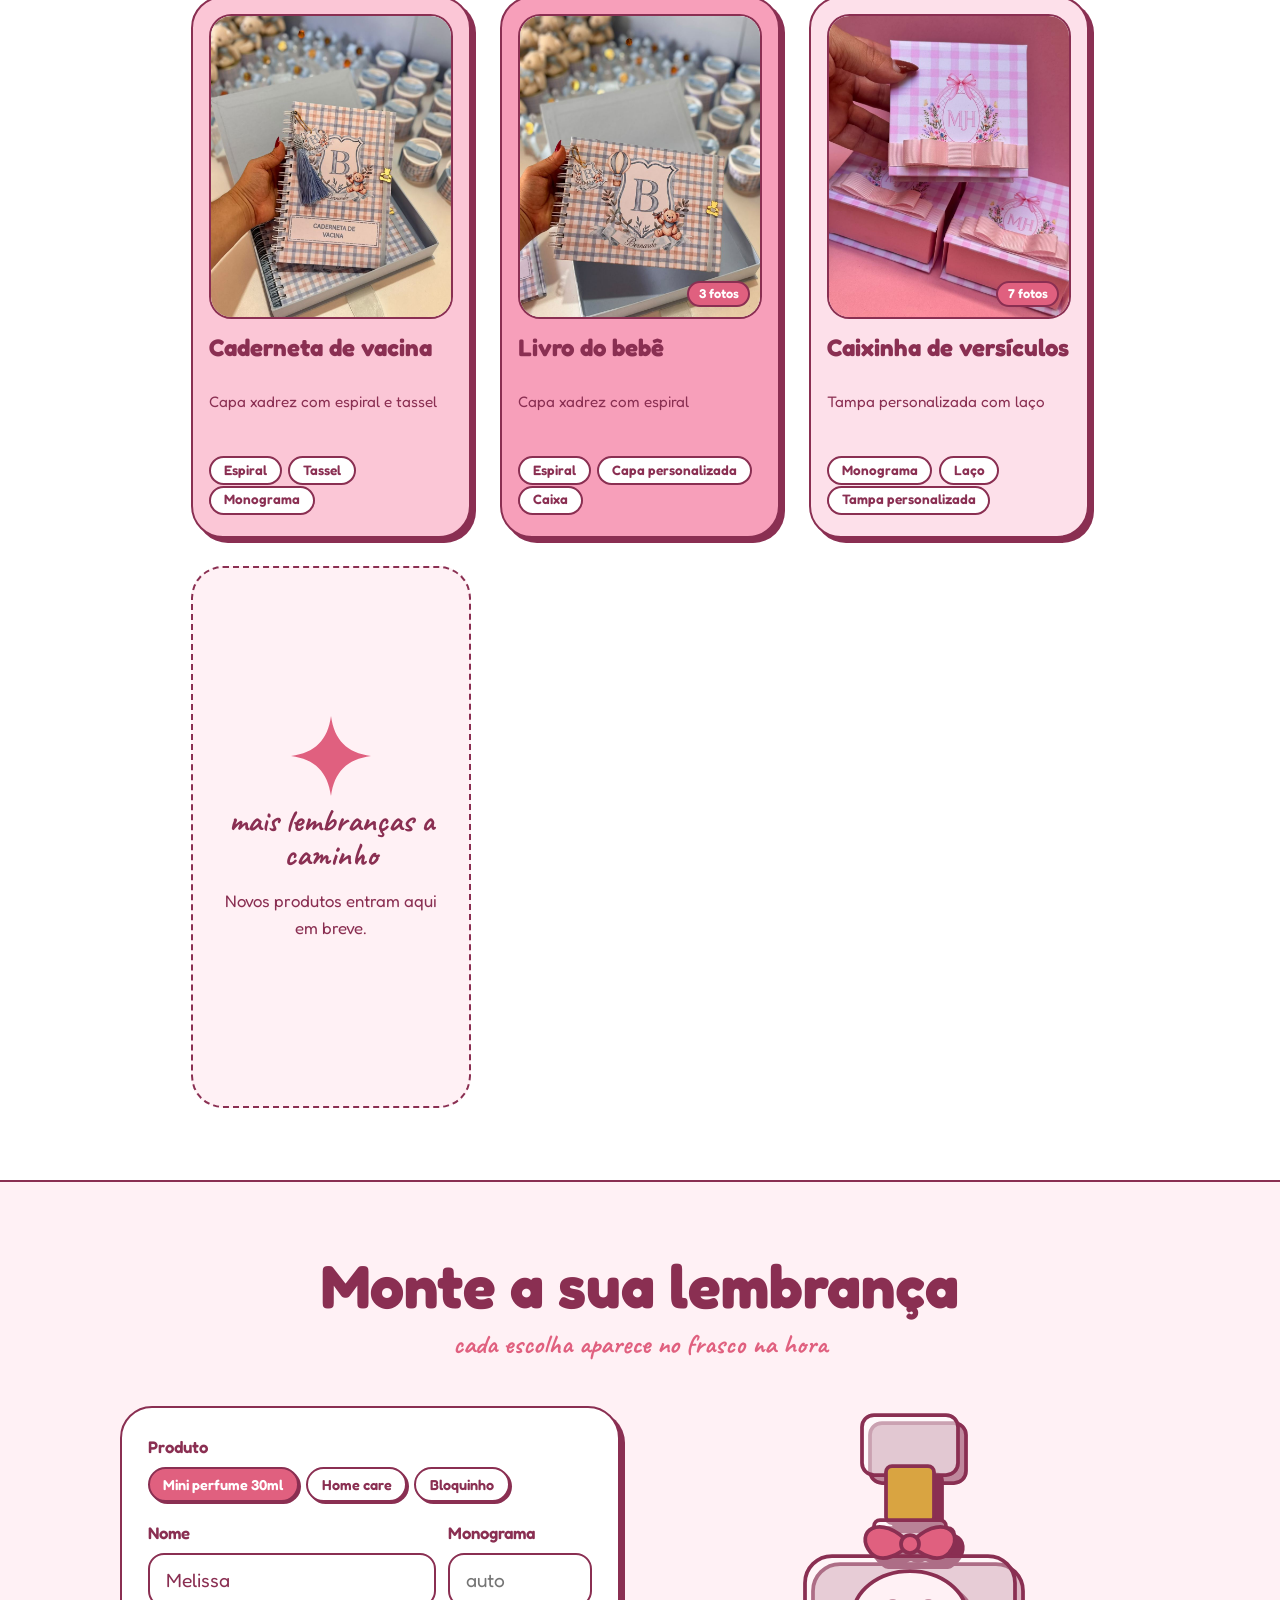
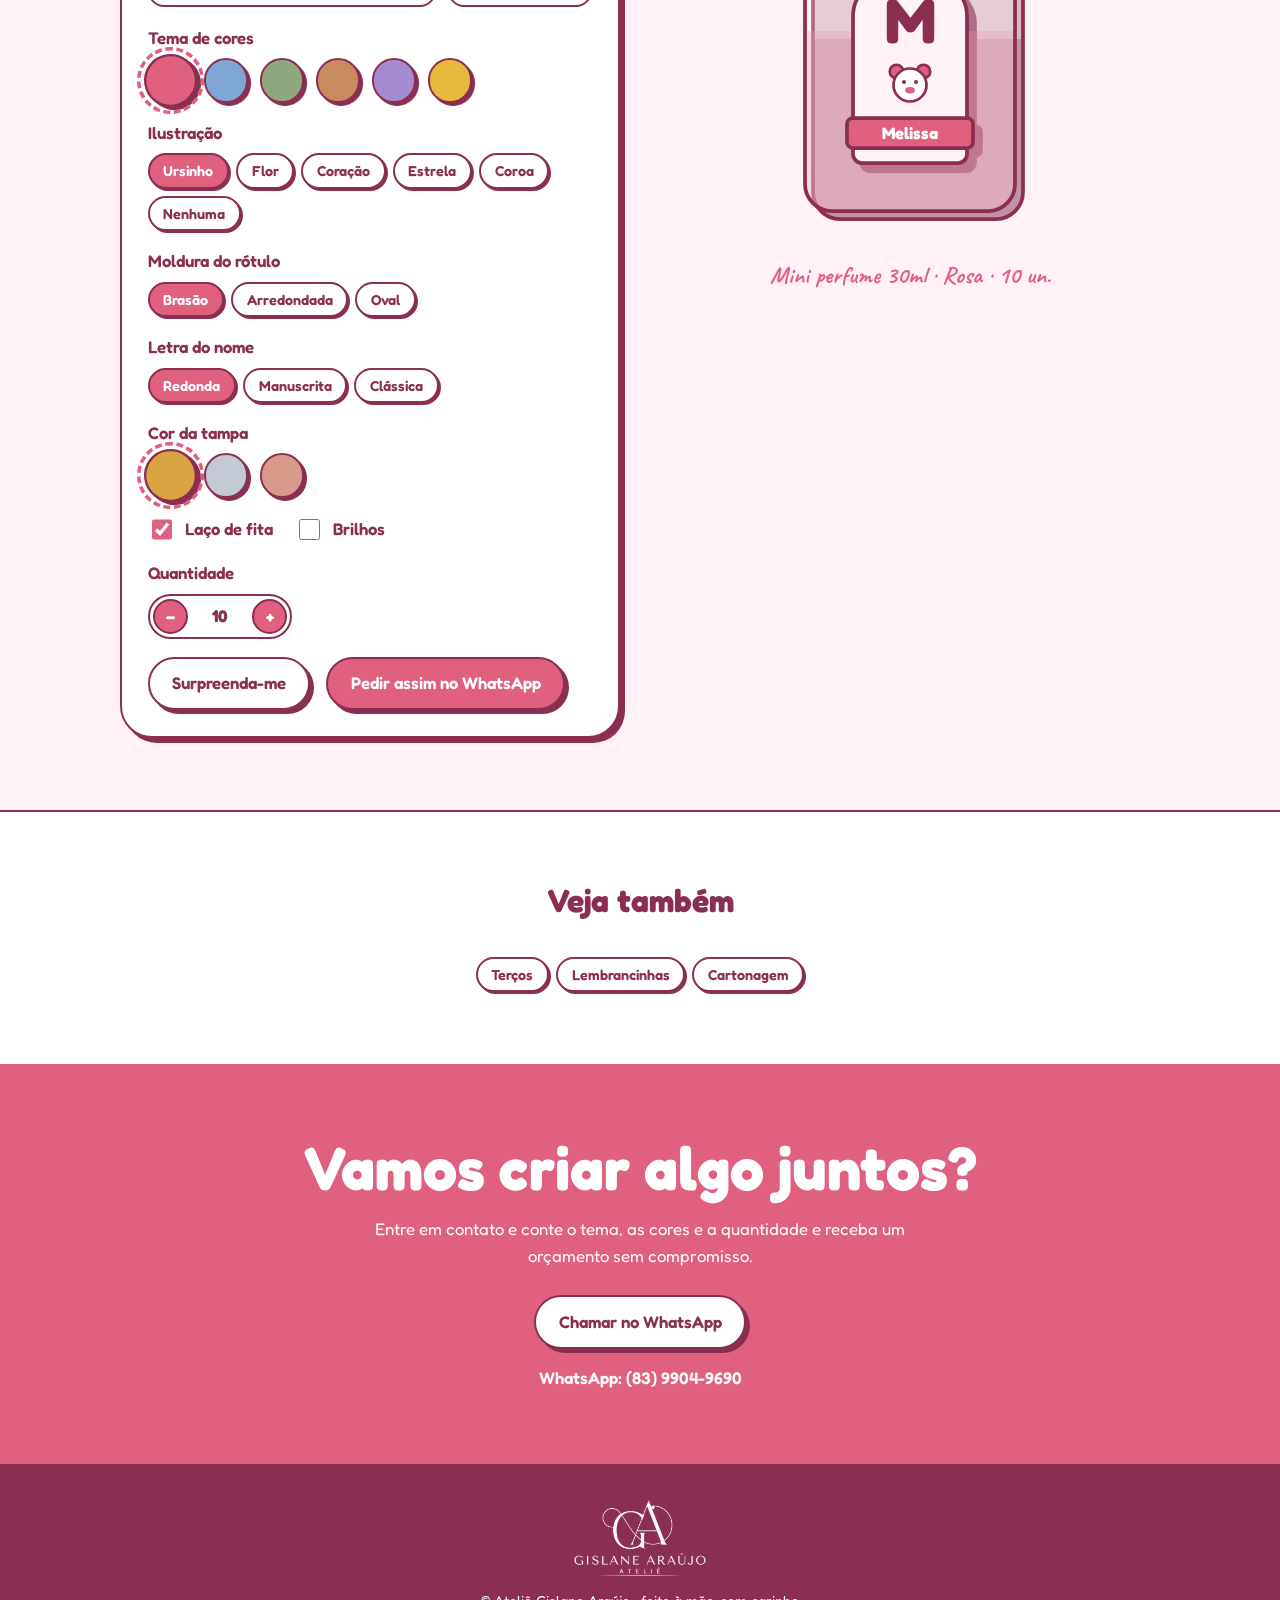
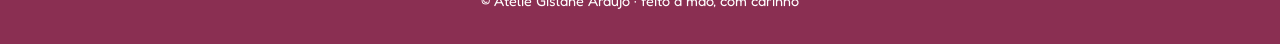
<file: maternidade.html>
<!DOCTYPE html>
<html lang="pt-BR">

<head>
  <meta charset="utf-8">
  <meta name="viewport" content="width=device-width, initial-scale=1">
  <meta name="color-scheme" content="light dark">
  <meta name="theme-color" content="#ffffff">
  <script>(function () {var t = null; try {t = localStorage.getItem("tema")} catch (e) { } if (!t) t = matchMedia("(prefers-color-scheme: dark)").matches ? "dark" : "light"; document.documentElement.setAttribute("data-theme", t)})();</script>
  <title>Maternidade · Ateliê Gislane Araújo</title>
  <link rel="preconnect" href="https://fonts.googleapis.com">
  <link
    href="https://fonts.googleapis.com/css2?family=Fredoka:wght@400;500;600;700&family=Caveat:wght@500;700&display=swap"
    rel="stylesheet">
  <link rel="stylesheet" href="style.css">
  <link rel="stylesheet" href="categoria.css">
</head>

<body class="mat">
  <div id="prog"></div>
  <svg width="0" height="0" style="position:absolute" aria-hidden="true">
    <defs>
      <symbol id="star" viewBox="0 0 100 100">
        <path d="M50 0c4 30 20 46 50 50-30 4-46 20-50 50-4-30-20-46-50-50 30-4 46-20 50-50z" fill="currentColor" />
      </symbol>
    </defs>
  </svg>

  <nav>
    <a class="logo" href="index.html" aria-label="Ateliê Gislane Araújo - início"><img class="lg-l"
        src="img/monograma.png" alt="" width="360" height="245"><img class="lg-d" src="img/monograma-escuro.png" alt=""
        width="360" height="245"><span class="brand">Gislane Araújo<small>Ateliê</small></span></a>
    <ul>
      <li><a href="index.html#colecoes">Categorias</a></li>
      <li><a href="#produtos">Produtos</a></li>
      <li><a href="#criar">Monte o seu</a></li>
    </ul>
    <div class="nav-r"><button class="theme" id="theme" type="button" aria-label="Ativar modo escuro"
        aria-pressed="false"><svg class="i-moon" viewBox="0 0 24 24" fill="none" stroke="currentColor" stroke-width="2"
          stroke-linecap="round" stroke-linejoin="round" aria-hidden="true">
          <path d="M21 12.8A9 9 0 1111.2 3a7 7 0 009.8 9.8z" />
        </svg><svg class="i-sun" viewBox="0 0 24 24" fill="none" stroke="currentColor" stroke-width="2"
          stroke-linecap="round" aria-hidden="true">
          <circle cx="12" cy="12" r="4" />
          <path
            d="M12 2v2M12 20v2M4.9 4.9l1.4 1.4M17.7 17.7l1.4 1.4M2 12h2M20 12h2M4.9 19.1l1.4-1.4M17.7 6.3l1.4-1.4" />
        </svg></button><a class="btn" href="#contato">Fazer pedido</a></div>
  </nav>

  <section id="produtos">
    <div class="title">
      <h2>Escolha a lembrança</h2>
      <p class="hand">toque em um card para ver de pertinho</p>
    </div>
    <div class="fs" role="group" aria-label="Filtrar produtos">
      <button class="fc" type="button" data-f="all" aria-pressed="true">Todos</button>
      <button class="fc" type="button" data-f="perfume" aria-pressed="false">Mini perfumes</button>
      <button class="fc" type="button" data-f="home" aria-pressed="false">Home care</button>
      <button class="fc" type="button" data-f="bloco" aria-pressed="false">Bloquinhos</button>
      <button class="fc" type="button" data-f="vela" aria-pressed="false">Velas</button>
      <button class="fc" type="button" data-f="tubo" aria-pressed="false">Tubos e latas</button>
      <button class="fc" type="button" data-f="bomb" aria-pressed="false">Bomboniere</button>
      <button class="fc" type="button" data-f="mimo" aria-pressed="false">Mimos</button>
      <button class="fc" type="button" data-f="papel" aria-pressed="false">Papelaria</button>
    </div>
    <div class="grid" id="grid"></div>
  </section>

  <section class="lab-wrap" id="criar">
    <div class="title">
      <h2>Monte a sua lembrança</h2>
      <p class="hand">cada escolha aparece no frasco na hora</p>
    </div>
    <div class="lab">
      <div class="panel">
        <div class="fg"><span class="fl">Produto</span>
          <div class="pl" id="g-prod"></div>
        </div>
        <div class="two">
          <div><label for="nm">Nome</label><input id="nm" type="text" maxlength="14" value="Melissa" autocomplete="off">
          </div>
          <div><label for="mi">Monograma</label><input id="mi" type="text" maxlength="2" placeholder="auto"
              autocomplete="off"></div>
        </div>
        <div class="fg"><span class="fl">Tema de cores</span>
          <div class="sw" id="sw" role="group"></div>
        </div>
        <div class="fg"><span class="fl">Ilustração</span>
          <div class="pl" id="g-motif"></div>
        </div>
        <div class="fg"><span class="fl">Moldura do rótulo</span>
          <div class="pl" id="g-frame"></div>
        </div>
        <div class="fg"><span class="fl">Letra do nome</span>
          <div class="pl" id="g-font"></div>
        </div>
        <div class="fg" id="capg"><span class="fl">Cor da tampa</span>
          <div class="sw" id="cw" role="group"></div>
        </div>
        <div class="tgs"><label class="tg"><input type="checkbox" id="bw" checked> Laço de fita</label><label
            class="tg"><input type="checkbox" id="spk"> Brilhos</label><label class="tg" id="sprg"
            style="display:none"><input type="checkbox" id="spr"> Espiral com tassel</label></div>
        <div class="fg"><span class="fl">Quantidade</span>
          <div class="qt"><button type="button" id="qm" aria-label="Diminuir">−</button><output
              id="qv">10</output><button type="button" id="qp" aria-label="Aumentar">+</button></div>
        </div>
        <div class="row"><button class="btn alt" id="rnd" type="button">Surpreenda-me</button><button class="btn"
            id="go" type="button">Pedir assim no WhatsApp</button></div>
      </div>
      <div class="bottle">
        <div>
          <svg id="bt" viewBox="0 0 200 290" role="img" aria-label="Prévia da lembrança personalizada">
            <defs>
              <pattern id="gp" width="16" height="16" patternUnits="userSpaceOnUse">
                <rect id="gp0" width="16" height="16" fill="#fde0ea" />
                <rect id="gp1" width="8" height="16" fill="#f79fba" fill-opacity=".5" />
                <rect id="gp2" width="16" height="8" fill="#f79fba" fill-opacity=".5" />
              </pattern>
              <clipPath id="cp">
                <rect id="cpr" x="30" y="100" width="140" height="170" rx="18" />
              </clipPath>
            </defs>
            <g id="pf">
              <rect x="68" y="6" width="64" height="40" rx="8" fill="#fff" fill-opacity=".55" stroke="var(--line)"
                stroke-width="2.5" />
              <rect class="cap" x="84" y="40" width="32" height="38" rx="4" stroke="var(--line)" stroke-width="2.5" />
              <rect x="76" y="76" width="48" height="26" rx="4" fill="#fff" fill-opacity=".4" stroke="var(--line)"
                stroke-width="2.5" />
            </g>
            <g id="hm" style="display:none">
              <rect class="cap" x="92" y="30" width="16" height="18" rx="3" stroke="var(--line)" stroke-width="2.5" />
              <rect class="cap" x="78" y="46" width="44" height="64" rx="6" stroke="var(--line)" stroke-width="2.5" />
              <rect x="70" y="108" width="60" height="44" rx="6" fill="#fff" fill-opacity=".4" stroke="var(--line)"
                stroke-width="2.5" />
            </g>
            <g id="bk" style="display:none">
              <rect x="38" y="48" width="140" height="206" rx="10" fill="#fff" stroke="var(--line)"
                stroke-width="2.5" />
              <path d="M46 250h124M46 245h124" stroke="var(--line)" stroke-width="1.2" opacity=".45" />
              <rect id="bkc" x="30" y="40" width="140" height="206" rx="10" fill="url(#gp)" stroke="var(--line)"
                stroke-width="2.5" />
              <rect id="bkb" x="30" y="40" width="140" height="22" rx="10" fill="#e0607f" stroke="var(--line)"
                stroke-width="2.5" />
              <g id="spg2" style="display:none">
                <g fill="#fff" stroke="var(--line)" stroke-width="2">
                  <rect x="42" y="30" width="6" height="22" rx="3" />
                  <rect x="60" y="30" width="6" height="22" rx="3" />
                  <rect x="78" y="30" width="6" height="22" rx="3" />
                  <rect x="96" y="30" width="6" height="22" rx="3" />
                  <rect x="114" y="30" width="6" height="22" rx="3" />
                  <rect x="132" y="30" width="6" height="22" rx="3" />
                  <rect x="150" y="30" width="6" height="22" rx="3" />
                </g>
                <path d="M160 52v10" stroke="var(--line)" stroke-width="2.5" />
                <rect class="tsc" x="154" y="60" width="12" height="12" rx="3" stroke="var(--line)" stroke-width="2" />
                <path class="tsc" d="M154 72h12l3 42h-18z" stroke="var(--line)" stroke-width="2"
                  stroke-linejoin="round" />
              </g>
            </g>
            <g id="lqg" clip-path="url(#cp)">
              <rect class="liq t" id="lq" x="24" y="150" width="152" height="130" fill="#e0607f" fill-opacity=".28" />
            </g>
            <rect id="bd" x="30" y="100" width="140" height="170" rx="18" fill="#fff" fill-opacity=".3"
              stroke="var(--line)" stroke-width="2.5" />
            <g id="bow">
              <path class="bc" d="M100 92C80 70 62 84 74 98c8 8 20 0 26-6zM100 92c20-22 38-8 26 6-8 8-20 0-26-6z"
                stroke="var(--line)" stroke-width="2.5" stroke-linejoin="round" />
              <circle class="bc" cx="100" cy="92" r="6" stroke="var(--line)" stroke-width="2.5" />
            </g>
            <g id="lg">
              <path id="lb" d="" stroke="var(--line)" stroke-width="2.5" /><text id="mn" text-anchor="middle" x="100"
                y="158" font-size="42"></text>
              <g id="mt"></g>
              <rect id="rb" x="58" y="208" width="84" height="20" rx="4" stroke="var(--line)" stroke-width="2.5" /><text
                id="nt" x="100" y="222" text-anchor="middle" font-size="12" fill="#fff"></text>
            </g>
            <g id="spg" style="color:var(--accent);display:none">
              <use class="tw" href="#star" x="6" y="60" width="22" height="22" />
              <use class="tw" style="animation-delay:.8s" href="#star" x="168" y="30" width="18" height="18" />
              <use class="tw" style="animation-delay:1.6s" href="#star" x="172" y="200" width="24" height="24" />
              <use class="tw" style="animation-delay:2.2s" href="#star" x="4" y="220" width="16" height="16" />
            </g>
          </svg>
          <p id="sm" class="hand"></p>
        </div>
      </div>
    </div>
  </section>

  <section class="more-cats">
    <div class="title">
      <h2 style="font-size:2rem">Veja também</h2>
    </div>
    <div class="pl"><a class="fc" href="tercos.html">Terços</a><a class="fc"
        href="lembrancinhas.html">Lembrancinhas</a><a class="fc" href="cartonagem.html">Cartonagem</a></div>
  </section>

  <section class="contact" id="contato">
    <h2>Vamos criar algo juntos?</h2>
    <p>Entre em contato e conte o tema, as cores e a quantidade e receba um orçamento sem compromisso.</p>
    <a class="btn" href="https://wa.me/558399049690?text=Ol%C3%A1%2C%20Gislane!%20Vim%20pelo%20site%20e%20gostaria%20de%20um%20or%C3%A7amento." target="_blank" rel="noopener">Chamar no WhatsApp</a>
  <p class="wnum">WhatsApp: (83) 9904-9690</p>
  </section>
  <footer><img src="img/logo-branca.png" alt="Gislane Araújo Ateliê" width="1100" height="656">© Ateliê Gislane Araújo ·
    feito à mão, com carinho</footer>

  <dialog id="dlg" aria-label="Detalhes do produto"><button class="x" type="button" id="cl"
      aria-label="Fechar">×</button>
    <div class="dg">
      <div class="zm" id="zm"><img id="di" alt=""><button class="cn" id="cpv" type="button"
          aria-label="Foto anterior">‹</button><button class="cn" id="cnx" type="button"
          aria-label="Próxima foto">›</button>
        <div class="dots" id="dots"></div><span class="ctr" id="ctr"></span>
      </div>
      <div>
        <h3 id="dt"></h3>
        <p id="dd"></p>
        <div id="dg2"></div>
        <p style="margin-top:1rem"><a class="btn" href="https://wa.me/558399049690" id="dgo" target="_blank" rel="noopener">Peça o seu</a></p>
      </div>
    </div>
  </dialog>
  <div id="toast" role="status"></div>

  <script>
    (function () {
      var P = [
        {c: 'perfume', n: 'Mini perfume', v: '30ml · cavalinho e floral', imgs: [{i: 'mini-perfume-cavalinho', a: 'Cavalinho de balanço'}, {i: 'mini-perfume-floral', a: 'Floral com laço'}], d: 'Frasco de vidro com tampa dourada e rótulo com monograma e o nome do homenageado. Passe as fotos para ver os temas.', t: ['30ml', 'Monograma', 'Nome']},
        {c: 'home', n: 'Home care', v: 'Ursinho azul e frasco com bomba verde', imgs: [{i: 'home-care-ursinho', a: 'Ursinho xadrez azul'}, {i: 'home-care-bomba-verde', a: 'Frasco com bomba e laço verde'}, {i: 'home-care-spray-verde', a: 'Frasco com tag xadrez verde e laço'}], d: 'Home care com rótulo xadrez, monograma, ursinho e nome, finalizado com laço de fita. Passe as fotos para ver os modelos.', t: ['Rótulo', 'Nome', 'Laço']},
        {c: 'bloco', n: 'Bloquinho de notas', v: '7,5 x 10,5 cm', imgs: [{i: 'bloco-verde-girafa', a: 'Xadrez verde com girafinha'}, {i: 'bloco-pessego-ursinho-1', a: 'Xadrez azul e pêssego com ursinho'}, {i: 'bloco-pessego-ursinho-2', a: 'Vários bloquinhos com ursinho'}, {i: 'bloco-borboletas-1', a: 'Borboletas rosa com monograma floral'}, {i: 'bloco-borboletas-2', a: 'Três bloquinhos de borboletas'}, {i: 'bloco-rosa-laco-1', a: 'Xadrez rosa com monograma e laço'}, {i: 'bloco-rosa-laco-2', a: 'Bloquinhos xadrez rosa empilhados'}], d: 'Bloquinho de notas no tamanho 7,5 x 10,5 cm, com capa personalizada e amarrado com cordão ou fita. Passe as fotos para ver os temas.', t: ['7,5 x 10,5 cm', 'Monograma', 'Cordão']},
        {c: 'bloco', n: 'Bloquinho cartonado', v: 'Xadrez azul e verde com lápis', imgs: [{i: 'bloco-azul-balao-1', a: 'Bloquinho cartonado xadrez azul com balão'}, {i: 'bloco-azul-balao-2', a: 'Bloquinhos cartonados azuis com lápis'}, {i: 'bloco-verde-lapis', a: 'Bloquinhos xadrez verde com lápis'}], d: 'Bloquinho cartonado com capa xadrez, rótulo de monograma e ilustração, amarrado com cordão e acompanhado de lápis. Passe as fotos para ver os temas.', t: ['Cartonado', 'Monograma', 'Cordão']},
        {c: 'bloco', n: 'Bloquinho encadernado', v: 'Espiral com tassel', imgs: [{i: 'espiral-creme-cavalinho', a: 'Xadrez creme com cavalinho e plaquinha dourada'}, {i: 'espiral-branco-coroa', a: 'Branco com coroa e tassel bege'}, {i: 'espiral-castelo-1', a: 'Tema castelo com tassel rosa'}, {i: 'espiral-castelo-2', a: 'Tema castelo com tassel azul'}, {i: 'espiral-castelo-3', a: 'Vários bloquinhos tema castelo'}, {i: 'espiral-lilas', a: 'Xadrez lilás com tassel rosa'}], d: 'Bloquinho encadernado com espiral, capa personalizada e tassel. Passe as fotos para ver os temas.', t: ['Espiral', 'Tassel', 'Monograma']},
        {c: 'vela', n: 'Mini vela aromatizada', v: 'Em latinha com tampa personalizada', imgs: [{i: 'mini-vela-1', a: 'Mini vela em latinha aberta'}, {i: 'mini-vela-2', a: 'Mini velas em latinha com tampa xadrez azul'}], d: 'Mini vela aromatizada em latinha de metal, com tampa personalizada e laço de fita.', t: ['Latinha', 'Tampa personalizada', 'Laço']},
        {c: 'bomb', n: 'Bomboniere', v: 'Cristal e vidro canelado pequeno', imgs: [{i: 'bomboniere-vidro-1', a: 'Bomboniere de vidro maior com laço rosa e adesivo'}, {i: 'bomboniere-vidro-2', a: 'Bomboniere de vidro maior com laço cinza e adesivo'}, {i: 'bomboniere-3', a: 'Bomboniere canelada com laço marrom'}, {i: 'bomboniere-4', a: 'Bomboniere canelada com laço azul'}, {i: 'bomboniere-5', a: 'Bomboniere canelada pequena com laço rosa'}], d: 'Bomboniere de vidro com tampa, em modelo cristal com pezinhos ou em potinho canelado pequeno, com laço de fita e plaquinha personalizada.', t: ['Vidro', 'Laço', 'Personalizada']},
        {c: 'tubo', n: 'Mini tubo lata', v: '5 x 6 cm', imgs: [{i: 'mini-tubo-1', a: 'Mini tubo lata xadrez azul'}, {i: 'mini-tubo-2', a: 'Mini tubo lata xadrez rosa com laço de organza'}, {i: 'mini-tubo-3', a: 'Mini tubos xadrez verde com laço'}, {i: 'tubo-2', a: 'Tubos xadrez azul com laço e tag dourada'}], d: 'Mini tubo lata no tamanho 5 x 6 cm, com rótulo personalizado e laço de fita.', t: ['5 x 6 cm', 'Rótulo', 'Laço']},
        {c: 'tubo', n: 'Tubo lata', v: '5 x 8 cm', imgs: [{i: 'tubo-1', a: 'Tubo lata com rosas cor-de-rosa'}, {i: 'mini-tubo-4', a: 'Latinhas com borda dourada e alças azuis'}, {i: 'tubo-3', a: 'Tubo xadrez verde com laço na tampa'}, {i: 'tubo-4', a: 'Tubos empilhados com laço verde'}], d: 'Tubo lata no tamanho 5 x 8 cm, com rótulo personalizado e laço de fita.', t: ['5 x 8 cm', 'Rótulo', 'Laço']},
        {c: 'vela', n: 'Vela aromatizada', v: 'Pote de vidro e tampa de madeira', imgs: [{i: 'vela-1', a: 'Vela com tampa de madeira, tema balão'}, {i: 'vela-2', a: 'Vela com rótulo xadrez rosa'}, {i: 'vela-3', a: 'Velas com rótulo e laço verde'}], d: 'Vela aromatizada em pote de vidro com tampa de madeira, rótulo personalizado com monograma e laço de fita.', t: ['Pote de vidro', 'Tampa de madeira', 'Rótulo']},
        {c: 'tubo', n: 'Tubo lata urso', v: 'Com ursinho de pelúcia na tampa', imgs: [{i: 'tubo-urso-1', a: 'Tubo lata com ursinho de pelúcia'}, {i: 'tubo-urso-2', a: 'Tubo lata com ursinho e laço azul'}, {i: 'tubo-urso-3', a: 'Tubo lata com ursinho e laço verde'}, {i: 'tubo-urso-4', a: 'Tubos com ursinhos e laço verde'}, {i: 'tubo-urso-5', a: 'Tubo com ursinho na mão'}], d: 'Tubo lata com rótulo xadrez personalizado e ursinho de pelúcia sentado na tampa, com laço de fita.', t: ['Ursinho', 'Rótulo', 'Laço']},
        {c: 'home', n: 'Aromatizador', v: 'Com varetas, em caixa com laço', imgs: [{i: 'aromatizador-1', a: 'Aromatizador em caixa transparente com laço'}, {i: 'aromatizador-2', a: 'Aromatizador com varetas e monograma'}], d: 'Aromatizador de ambiente com varetas, frasco de vidro com rótulo de monograma, em caixa transparente com laço.', t: ['Varetas', 'Monograma', 'Caixa com laço']},
        {c: 'bomb', n: 'Bomboniere de vidro', v: 'Tamanho maior', imgs: [{i: 'bomboniere-1', a: 'Bomboniere de cristal com pezinhos e laço rosa'}, {i: 'bomboniere-2', a: 'Bomboniere de cristal com laço rosa'}], d: 'Bomboniere de vidro canelado com tampa, no tamanho maior, com laço de fita e adesivo redondo personalizado.', t: ['Vidro canelado', 'Tamanho maior', 'Laço']},
        {c: 'mimo', n: 'Potinho de mel', v: 'Com palito dosador', imgs: [{i: 'potinho-mel-1', a: 'Potinhos de mel em caixinha com laço rosa'}, {i: 'potinho-mel-2', a: 'Potinho de mel com palito dosador'}], d: 'Potinho de mel com rótulo personalizado e palito dosador, em caixinha transparente com laço.', t: ['Palito dosador', 'Rótulo', 'Caixinha']},
        {c: 'mimo', n: 'Chaveiro laço', v: 'Laço de pérolas na cartela', imgs: [{i: 'chaveiro-1', a: 'Chaveiro laço de pérolas na cartela'}], d: 'Chaveiro com laço de pérolas e cordão, em cartela personalizada com monograma e embalagem transparente.', t: ['Pérolas', 'Cartela', 'Monograma']},
{c:'papel',n:'Caderneta de vacina',v:'Capa xadrez com espiral e tassel',imgs:[{i:'caderneta-vacina-1',a:'Caderneta de vacina xadrez azul e pêssego com tassel'}],d:'Caderneta de vacina com espiral, capa xadrez personalizada com monograma, ursinho e nome, e tassel, apresentada em caixa.',t:['Espiral','Tassel','Monograma']},
{c:'papel',n:'Livro do bebê',v:'Capa xadrez com espiral',imgs:[{i:'livro-bebe-1',a:'Livro do bebê azul e pêssego com ursinho'},{i:'livro-bebe-2',a:'Livro do bebê rosa com borboletas'},{i:'livro-bebe-3',a:'Caixa do livro do bebê rosa com laço de organza'}],d:'Livro do bebê com espiral e capa xadrez personalizada, com nome e ilustração. Nas fotos: versão azul e pêssego com ursinho e versão rosa com borboletas, em caixa.',t:['Espiral','Capa personalizada','Caixa']},
{c:'papel',n:'Caixinha de versículos',v:'Tampa personalizada com laço',imgs:[{i:'caixinha-versiculos-1',a:'Caixinha xadrez rosa com monograma e laço'},{i:'caixinha-versiculos-2',a:'Caixinhas xadrez rosa empilhadas'},{i:'caixinha-versiculos-3',a:'Caixinhas xadrez rosa com monograma floral'},{i:'caixinha-versiculos-4',a:'Caixinha xadrez rosa com laço de fita'},{i:'caixinha-versiculos-5',a:'Caixinha branca com laço verde'},{i:'caixinha-versiculos-6',a:'Caixinhas brancas com laço verde'}, {i: 'caixinha-versiculos-7', a: 'Caixinhas xadrez verde com ursinho e laço'}],d:'Caixinha com tampa personalizada, xadrez ou ilustrada, com monograma e laço de fita.',t:['Monograma','Laço','Tampa personalizada']}
];
      var g = document.getElementById('grid'), h = '';
      P.forEach(function (p, k) {h += '<div class="pc" data-c="' + p.c + '"><button class="card" type="button" data-k="' + k + '" style="--c:var(--c' + (k % 3 == 0 ? 1 : k % 3 == 1 ? 3 : 4) + ')"><div class="ph"><img src="img/lembrancinhas/' + p.imgs[0].i + '.jpg" alt="' + p.n + ' - ' + p.v + '" loading="lazy">' + (p.imgs.length > 1 ? '<span class="nph">' + p.imgs.length + ' fotos</span>' : '') + '</div><h3>' + p.n + '</h3><p>' + p.v + '</p><span>' + p.t.map(function (x) {return '<span class="tag">' + x + '</span>'}).join('') + '</span></button></div>'});
      h += '<div class="pc"><div class="soon"><div><svg viewBox="0 0 100 100"><use href="#star"/></svg><h3 class="hand" style="font-size:2rem">mais lembranças a caminho</h3><p>Novos produtos entram aqui em breve.</p></div></div></div>';
      g.innerHTML = h;
      var io = new IntersectionObserver(function (es) {es.forEach(function (e, j) {if (e.isIntersecting) {setTimeout(function () {e.target.classList.add('in')}, j * 90); io.unobserve(e.target)} })}, {threshold: .15});
      document.querySelectorAll('.pc').forEach(function (x) {io.observe(x)});
      /* filtro */
      document.querySelectorAll('.fc').forEach(function (b) {b.addEventListener('click', function () {document.querySelectorAll('.fc').forEach(function (x) {x.setAttribute('aria-pressed', x === b)}); var f = b.dataset.f; document.querySelectorAll('.pc').forEach(function (x) {x.hidden = f !== 'all' && x.dataset.c !== f; x.classList.remove('in'); void x.offsetWidth; if (!x.hidden) setTimeout(function () {x.classList.add('in')}, 40)})})});
      /* tilt 3D */
      document.querySelectorAll('.card').forEach(function (c) {
        c.addEventListener('pointermove', function (e) {var r = c.getBoundingClientRect(), x = (e.clientX - r.left) / r.width, y = (e.clientY - r.top) / r.height; c.style.setProperty('--ry', (x - .5) * 14 + 'deg'); c.style.setProperty('--rx', (.5 - y) * 14 + 'deg'); c.style.setProperty('--mx', x * 100 + '%'); c.style.setProperty('--my', y * 100 + '%')}); c.addEventListener('pointerleave', function () {c.style.removeProperty('--rx'); c.style.removeProperty('--ry')});
        c.addEventListener('click', function () {curP = P[c.dataset.k]; cur = 0; document.getElementById('dots').innerHTML = curP.imgs.map(function (_, j) {return '<button type="button" aria-label="Foto ' + (j + 1) + '"></button>'}).join(''); zm.classList.toggle('one', curP.imgs.length < 2); document.getElementById('dt').textContent = curP.n; var wg=document.getElementById('dgo');wg.href='https://wa.me/558399049690?text='+encodeURIComponent('Olá, Gislane! Tenho interesse em: '+curP.n+' ('+curP.v+'). Pode me passar mais informações e um orçamento?'); document.getElementById('dd').innerHTML = '<b>' + curP.v + '</b><br>' + curP.d; document.getElementById('dg2').innerHTML = curP.t.map(function (x) {return '<span class="tag">' + x + '</span>'}).join(''); paint(); document.getElementById('dlg').showModal()})
      });
      var dl = document.getElementById('dlg'), zm = document.getElementById('zm');
      document.getElementById('cl').addEventListener('click', function () {dl.close()});
      document.getElementById('dgo').addEventListener('click', function () {dl.close()});
      dl.addEventListener('click', function (e) {if (e.target === dl) dl.close()});
      var curP, cur = 0, sx = 0;
      function paint() {var im = curP.imgs[cur], d = document.getElementById('di'); d.src = 'img/lembrancinhas/' + im.i + '.jpg'; d.alt = curP.n + ' - ' + im.a; document.getElementById('ctr').textContent = (cur + 1) + ' / ' + curP.imgs.length; var nx = curP.imgs[(cur + 1) % curP.imgs.length]; (new Image()).src = 'img/lembrancinhas/' + nx.i + '.jpg'; document.querySelectorAll('#dots button').forEach(function (x, j) {x.className = j === cur ? 'on' : ''})}
      function go(n) {cur = (cur + n + curP.imgs.length) % curP.imgs.length; paint()}
      document.getElementById('cpv').addEventListener('click', function () {go(-1)}); document.getElementById('cnx').addEventListener('click', function () {go(1)});
      document.getElementById('dots').addEventListener('click', function (e) {var b = e.target.closest('button'); if (b) {cur = [].indexOf.call(b.parentNode.children, b); paint()} });
      zm.addEventListener('pointerdown', function (e) {sx = e.clientX}); zm.addEventListener('pointerup', function (e) {var dx = e.clientX - sx; if (Math.abs(dx) > 40 && curP.imgs.length > 1) go(dx < 0 ? 1 : -1)});
      dl.addEventListener('keydown', function (e) {if (e.key === 'ArrowRight') go(1); if (e.key === 'ArrowLeft') go(-1)});
      /* barra de progresso */
      var pg = document.getElementById('prog'); addEventListener('scroll', function () {pg.style.transform = 'scaleX(' + (scrollY / (document.documentElement.scrollHeight - innerHeight || 1)) + ')'}, {passive: true});
      /* personalizador */
      var $ = function (i) {return document.getElementById(i)};
      var T = [{n: 'Rosa', a: '#e0607f', b: '#fff1f5', c: '#8a2f52'}, {n: 'Azul bebê', a: '#7fa6d6', b: '#eaf2fb', c: '#3f6aa0'}, {n: 'Verde sálvia', a: '#8fa882', b: '#eef3e8', c: '#4f6b45'}, {n: 'Caramelo', a: '#c98a5e', b: '#fbeee3', c: '#7a4a2c'}, {n: 'Lilás', a: '#a58bd0', b: '#f2ecfa', c: '#5b4690'}, {n: 'Amarelo', a: '#e8b93c', b: '#fff6dc', c: '#8a6410'}];
      var CAP = [{n: 'Dourada', c: '#d9a441'}, {n: 'Prata', c: '#c4cad3'}, {n: 'Rosé', c: '#d99a8c'}];
      var L = 'stroke="var(--line)" stroke-width="1.8" stroke-linejoin="round"';
      var MO = {
        bear: ['Ursinho', '<circle cx="91" cy="177" r="4.5" fill="ACC" ' + L + '/><circle cx="109" cy="177" r="4.5" fill="ACC" ' + L + '/><circle cx="100" cy="186" r="11" fill="#fff" ' + L + '/><circle cx="96" cy="184" r="1.4" fill="var(--line)"/><circle cx="104" cy="184" r="1.4" fill="var(--line)"/><ellipse cx="100" cy="189.5" rx="3.2" ry="2.2" fill="ACC"/>'],
        flower: ['Flor', '<g fill="ACC" ' + L + '><circle cx="100" cy="177" r="5"/><circle cx="108" cy="183" r="5"/><circle cx="105" cy="192" r="5"/><circle cx="95" cy="192" r="5"/><circle cx="92" cy="183" r="5"/></g><circle cx="100" cy="186" r="4" fill="#f6d36b" ' + L + '/>'],
        heart: ['Coração', '<path d="M100 198c-17-10-19-23-9-27 5-2 9 1 9 5 0-4 4-7 9-5 10 4 8 17-9 27z" fill="ACC" ' + L + '/>'],
        star: ['Estrela', '<path d="M100 170c2 10 8 15 18 17-10 2-16 7-18 17-2-10-8-15-18-17 10-2 16-7 18-17z" fill="ACC" ' + L + '/>'],
        crown: ['Coroa', '<path d="M85 197l-3-22 11 8 7-13 7 13 11-8-3 22z" fill="ACC" ' + L + '/>'],
        none: ['Nenhuma', '']
      };
      var FR = {arch: ['Brasão', 'M62 232V140a38 30 0 0 1 76 0V232a6 6 0 0 1-6 6H68a6 6 0 0 1-6-6z'], round: ['Arredondada', 'M62 130q0-10 10-10h56q10 0 10 10v102q0 8-8 8H70q-8 0-8-8z'], oval: ['Oval', 'M60 176a40 62 0 1 0 80 0a40 62 0 1 0-80 0z']};
      var FO = {f: ['Redonda', 'Fredoka', 1, 'normal'], h: ['Manuscrita', 'Caveat', 1.35, 'normal'], s: ['Clássica', 'Georgia', 1, 'italic']};
      var PR = {p: 'Mini perfume 30ml', h: 'Home care', b: 'Bloquinho'};
      function lt(h, t) {var n = parseInt(h.slice(1), 16), r = n >> 16, g = n >> 8 & 255, b = n & 255; return 'rgb(' + [r, g, b].map(function (x) {return Math.round(x + (255 - x) * t)}).join(',') + ')'}
      var S = {prod: 'p', name: 'Melissa', mono: '', theme: 0, motif: 'bear', frame: 'arch', font: 'f', cap: 0, bow: true, spk: false, spiral: false, qty: 10};
      function pills(id, key, obj) {var el = $(id); Object.keys(obj).forEach(function (k) {var b = document.createElement('button'); b.type = 'button'; b.className = 'fc'; b.textContent = typeof obj[k] === 'string' ? obj[k] : obj[k][0]; b.dataset.g = key; b.dataset.k = k; b.addEventListener('click', function () {S[key] = k; up()}); el.appendChild(b)})}
      function swatches(id, key, arr) {var el = $(id); arr.forEach(function (o, k) {var b = document.createElement('button'); b.type = 'button'; b.style.background = o.a || o.c; b.setAttribute('aria-label', o.n); b.dataset.g = key; b.dataset.k = k; b.addEventListener('click', function () {S[key] = k; up()}); el.appendChild(b)})}
      pills('g-prod', 'prod', PR); pills('g-motif', 'motif', MO); pills('g-frame', 'frame', FR); pills('g-font', 'font', FO); swatches('sw', 'theme', T); swatches('cw', 'cap', CAP);
      function pop(e) {e.classList.remove('pop'); void e.getBoundingClientRect(); e.classList.add('pop')}
      var last = '';
      function up() {
        var o = T[S.theme], v = S.name.trim() || 'Nome', home = S.prod === 'h', blk = S.prod === 'b', spiral = S.prod === 'b' && S.spiral, f = FO[S.font], none = S.motif === 'none';
        var ch = S.mono.trim() ? S.mono.trim().toUpperCase().slice(0, 2) : v.charAt(0).toUpperCase();
        document.querySelectorAll('[data-g]').forEach(function (b) {b.setAttribute('aria-pressed', String(S[b.dataset.g]) === b.dataset.k)});
        $('pf').style.display = (home || blk) ? 'none' : ''; $('hm').style.display = home ? '' : 'none'; $('bk').style.display = blk ? '' : 'none'; $('bd').style.display = $('lqg').style.display = blk ? 'none' : ''; $('capg').style.display = blk ? 'none' : ''; $('sprg').style.display = blk ? '' : 'none'; $('spg2').style.display = spiral ? '' : 'none'; $('bkb').style.display = spiral ? 'none' : ''; document.querySelectorAll('.tsc').forEach(function (e) {e.setAttribute('fill', T[S.theme].a)});
        var A = function (i, a) {for (var k in a) $(i).setAttribute(k, a[k])};
        A('bd', home ? {x: 40, y: 150, width: 120, height: 125, rx: 14} : {x: 30, y: 100, width: 140, height: 170, rx: 18}); A('cpr', home ? {x: 40, y: 150, width: 120, height: 125, rx: 14} : {x: 30, y: 100, width: 140, height: 170, rx: 18});
        A('lq', home ? {x: 34, y: 192, width: 132, height: 90} : {x: 24, y: 150, width: 152, height: 130});
        $('lg').setAttribute('transform', blk ? 'translate(0 -30) translate(100 175) scale(1.08) translate(-100 -175)' : (home ? 'translate(0 30) translate(100 175) scale(.84) translate(-100 -175)' : ''));
        $('bow').setAttribute('transform', blk ? (S.spiral ? 'translate(-52 -28)' : 'translate(52 -28)') : (home ? 'translate(0 22)' : '')); $('bow').style.display = S.bow ? '' : 'none';
        $('spg').style.display = S.spk ? '' : 'none';
        $('lb').setAttribute('d', FR[S.frame][1]); $('lb').setAttribute('fill', o.b); $('lq').setAttribute('fill', o.a); $('rb').setAttribute('fill', o.a); $('gp0').setAttribute('fill', lt(o.a, .88)); $('gp1').setAttribute('fill', lt(o.a, .5)); $('gp2').setAttribute('fill', lt(o.a, .5)); $('bkb').setAttribute('fill', o.a);
        document.querySelectorAll('.bc').forEach(function (e) {e.setAttribute('fill', o.a)});
        document.querySelectorAll('.cap').forEach(function (e) {e.setAttribute('fill', CAP[S.cap].c)});
        var m = $('mn'); m.textContent = ch; m.setAttribute('fill', o.c); m.setAttribute('y', none ? 178 : 158); m.setAttribute('font-size', (ch.length > 1 ? (none ? 44 : 32) : (none ? 58 : 42)));
        var n = $('nt'); n.textContent = v; n.setAttribute('font-size', (v.length > 9 ? 9 : v.length > 6 ? 11 : 13) * f[2]);
        [m, n].forEach(function (e) {e.style.fontFamily = '"' + f[1] + '",serif'; e.style.fontStyle = f[3]; e.style.fontWeight = f[1] === 'Georgia' ? '700' : '700'});
        $('mt').innerHTML = MO[S.motif][1].replace(/ACC/g, o.a);
        var key = ch + S.motif + S.frame + S.font; if (key !== last) {pop(m); pop($('mt')); last = key}
        $('qv').textContent = S.qty;
        $('sm').textContent = PR[S.prod] + ' · ' + o.n + ' · ' + S.qty + ' un.';
      }
      $('nm').addEventListener('input', function () {S.name = this.value; up()}); $('mi').addEventListener('input', function () {S.mono = this.value; up()});
      $('bw').addEventListener('change', function () {S.bow = this.checked; up()}); $('spk').addEventListener('change', function () {S.spk = this.checked; up()}); $('spr').addEventListener('change', function () {S.spiral = this.checked; up()});
      $('qm').addEventListener('click', function () {S.qty = Math.max(1, S.qty - 1); up()}); $('qp').addEventListener('click', function () {S.qty = Math.min(999, S.qty + 1); up()});
      $('rnd').addEventListener('click', function () {var r = function (a) {return a[Math.floor(Math.random() * a.length)]}; S.theme = Math.floor(Math.random() * T.length); S.motif = r(Object.keys(MO)); S.frame = r(Object.keys(FR)); S.font = r(Object.keys(FO)); S.cap = Math.floor(Math.random() * CAP.length); S.bow = Math.random() > .25; S.spk = Math.random() > .5; $('bw').checked = S.bow; $('spk').checked = S.spk; up()});
      up();
      $('go').addEventListener('click', function () {
        var v = S.name.trim() || '(nome)', ch = S.mono.trim() ? S.mono.trim().toUpperCase() : v.charAt(0).toUpperCase();
        var msg = 'Olá, Gislane! Quero ' + S.qty + ' unidade(s) de ' + PR[S.prod].toLowerCase() + ' com nome "' + v + '", monograma "' + ch + '", tema ' + T[S.theme].n + ', ilustração: ' + MO[S.motif][0].toLowerCase() + ', moldura ' + FR[S.frame][0].toLowerCase() + ', letra ' + FO[S.font][0].toLowerCase() + (S.prod === 'b' ? '' : ', tampa ' + CAP[S.cap].n.toLowerCase()) + ', ' + (S.bow ? 'com laço' : 'sem laço') + (S.prod === 'b' && S.spiral ? ', com espiral e tassel' : '') + (S.spk ? ' e com brilhos' : '') + '.';
        window.open('https://wa.me/558399049690?text='+encodeURIComponent(msg),'_blank','noopener')
      });
      var nv = document.querySelector('nav'); function nh() {document.documentElement.style.setProperty('--nh', nv.offsetHeight + 'px')} nh(); addEventListener('resize', nh);
      /* modo escuro */
      var root = document.documentElement, tb = $('theme');
      function setTheme(t, s) {root.setAttribute('data-theme', t); var d = t === 'dark'; tb.setAttribute('aria-pressed', d); tb.setAttribute('aria-label', d ? 'Ativar modo claro' : 'Ativar modo escuro'); var m = document.querySelector('meta[name=theme-color]'); if (m) m.setAttribute('content', d ? '#241219' : '#ffffff'); if (s) {try {localStorage.setItem('tema', t)} catch (e) { } } }
      setTheme(root.getAttribute('data-theme') || 'light', false);
      tb.addEventListener('click', function () {setTheme(root.getAttribute('data-theme') === 'dark' ? 'light' : 'dark', true)});
    })();
  </script>
</body>

</html>
</file>
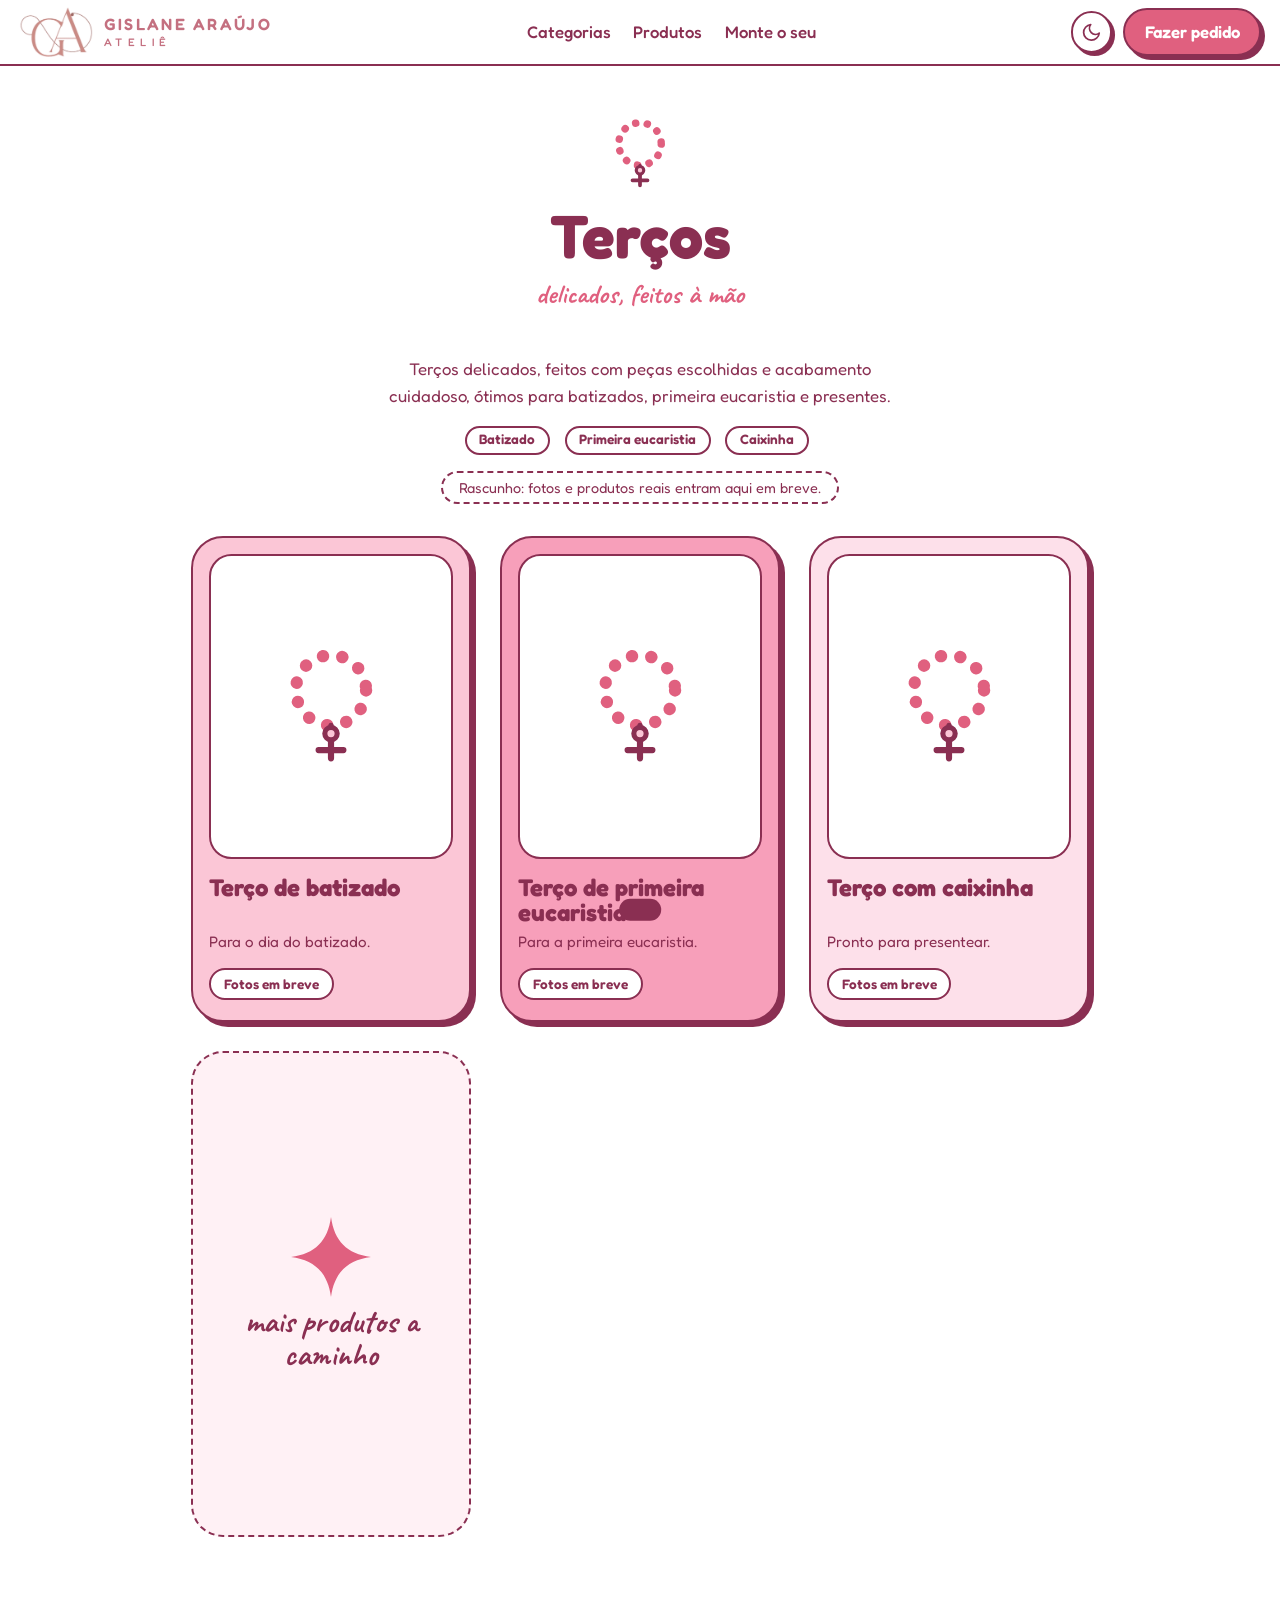
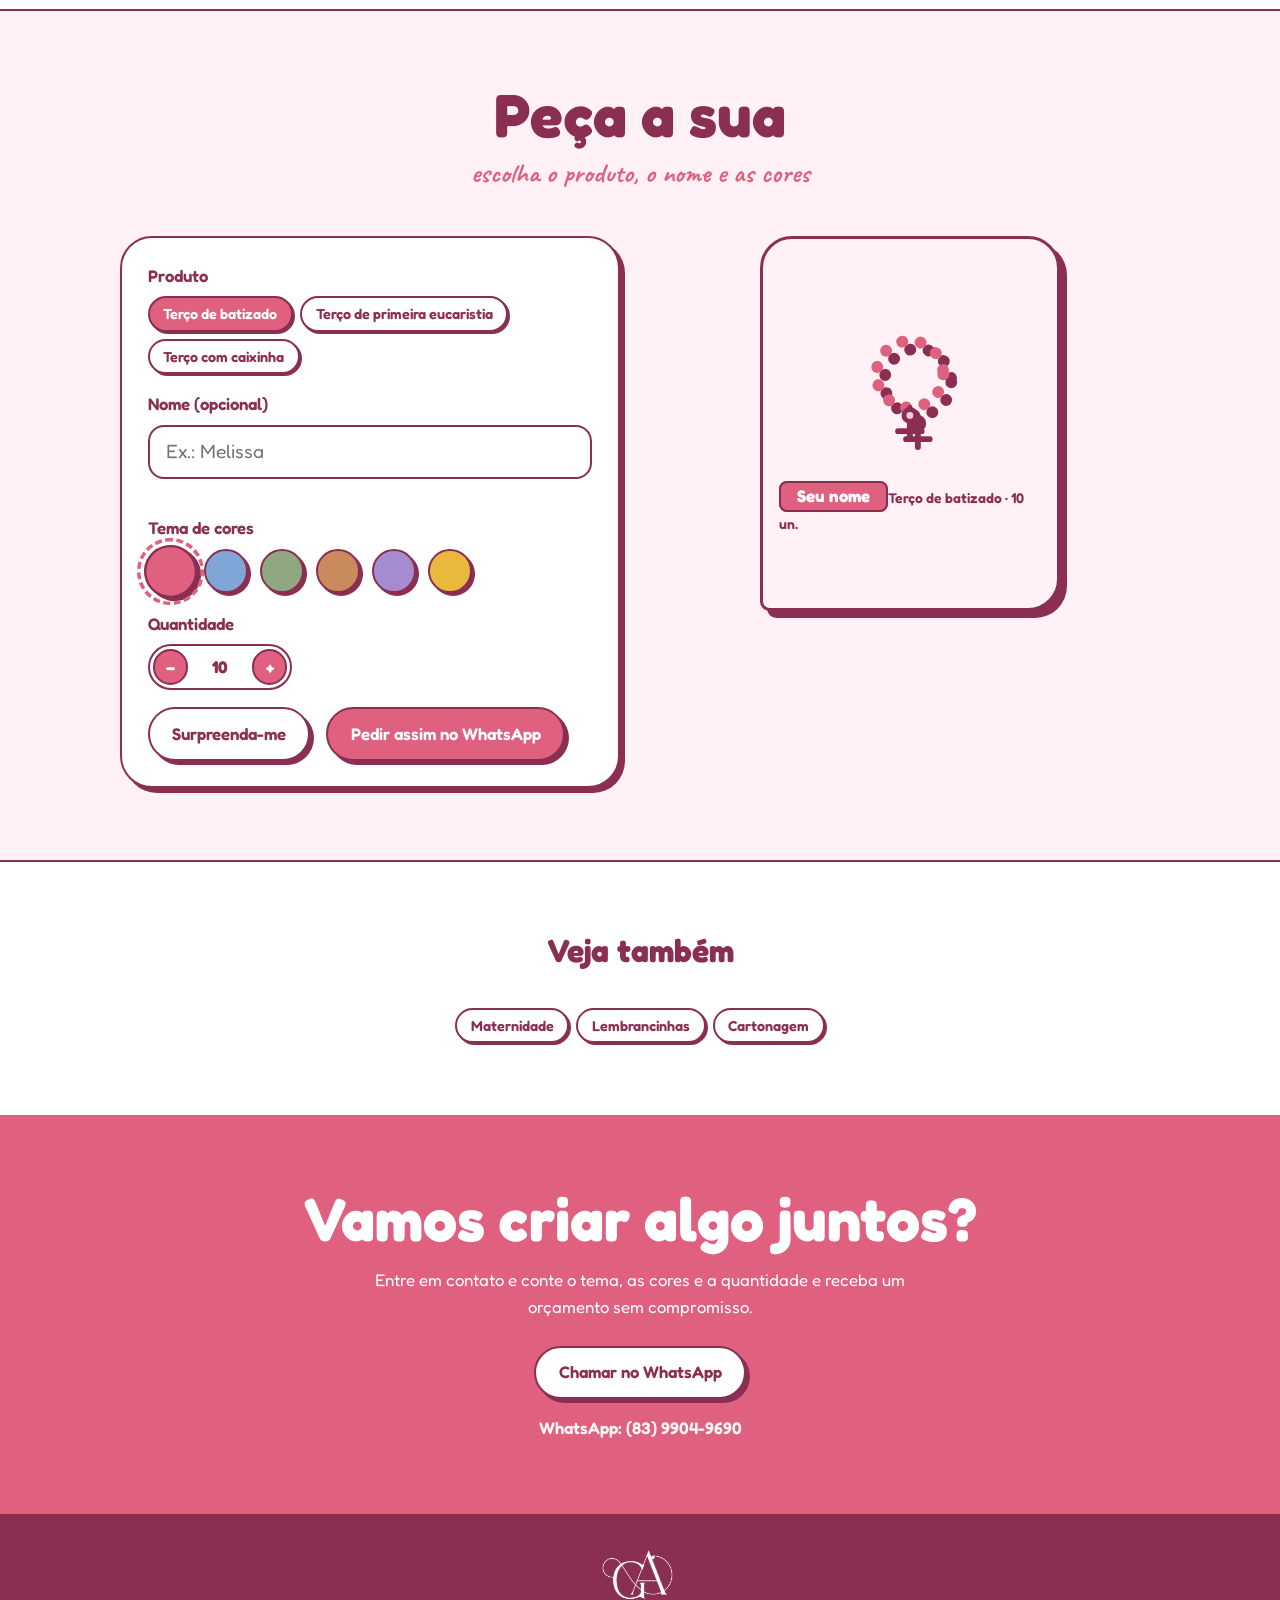
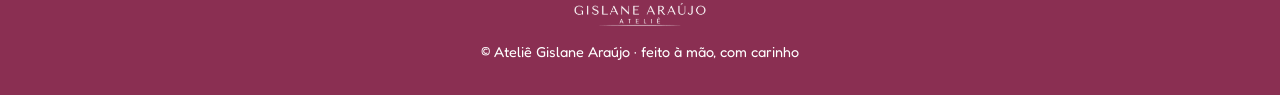
<file: tercos.html>
<!DOCTYPE html>
<html lang="pt-BR">
<head>
<meta charset="utf-8">
<meta name="viewport" content="width=device-width, initial-scale=1">
<meta name="color-scheme" content="light dark">
<meta name="theme-color" content="#ffffff">
<script>(function(){var t=null;try{t=localStorage.getItem("tema")}catch(e){}if(!t)t=matchMedia("(prefers-color-scheme: dark)").matches?"dark":"light";document.documentElement.setAttribute("data-theme",t)})();</script>
<title>Terços · Ateliê Gislane Araújo</title>
<link rel="preconnect" href="https://fonts.googleapis.com">
<link href="https://fonts.googleapis.com/css2?family=Fredoka:wght@400;500;600;700&family=Caveat:wght@500;700&display=swap" rel="stylesheet">
<link rel="stylesheet" href="style.css">
<link rel="stylesheet" href="categoria.css">
</head>
<body>
<div id="prog"></div>
<svg width="0" height="0" style="position:absolute" aria-hidden="true">
        <defs>
            <symbol id="bear" viewBox="0 0 64 64" fill="none" style="stroke:var(--line)" stroke-width="2.5"
                stroke-linecap="round" stroke-linejoin="round">
                <circle cx="16" cy="18" r="8" fill="#f79fba" />
                <circle cx="48" cy="18" r="8" fill="#f79fba" />
                <circle cx="32" cy="34" r="22" style="fill:var(--surface)" />
                <circle cx="24" cy="31" r="2" style="fill:var(--line)" />
                <circle cx="40" cy="31" r="2" style="fill:var(--line)" />
                <ellipse cx="32" cy="40" rx="5" ry="3.5" fill="#fbc6d6" />
                <path d="M26 54l6-5 6 5-6 3z" fill="#e0607f" />
            </symbol>
            <symbol id="rosary" viewBox="0 0 64 64" fill="none" style="stroke:var(--line)" stroke-width="2.5"
                stroke-linecap="round" stroke-linejoin="round">
                <circle cx="32" cy="24" r="17" stroke-width="6" stroke-dasharray=".1 9.4" stroke="#e0607f" />
                <path d="M32 41v8" />
                <path d="M32 49v8M26 53h12" stroke-width="3" />
                <circle cx="32" cy="45" r="3" fill="#fbc6d6" />
            </symbol>
            <symbol id="gift" viewBox="0 0 64 64" fill="none" style="stroke:var(--line)" stroke-width="2.5"
                stroke-linecap="round" stroke-linejoin="round">
                <rect x="10" y="28" width="44" height="26" rx="4" fill="#fbc6d6" />
                <rect x="8" y="22" width="48" height="10" rx="3" style="fill:var(--surface)" />
                <path d="M32 22v32" />
                <path d="M32 22c-8-12-18-4-8 0zM32 22c8-12 18-4 8 0z" fill="#e0607f" />
            </symbol>
            <symbol id="box" viewBox="0 0 64 64" fill="none" style="stroke:var(--line)" stroke-width="2.5"
                stroke-linecap="round" stroke-linejoin="round">
                <path d="M8 30h48v24H8z" fill="#f79fba" />
                <path d="M6 30l10-14h32l10 14z" style="fill:var(--surface)" />
                <path d="M26 30v-4h12v4" />
                <path d="M8 42h48" stroke-dasharray="2 5" />
            </symbol>
            <symbol id="bag" viewBox="0 0 64 64" fill="none" style="stroke:var(--line)" stroke-width="2.5"
                stroke-linecap="round" stroke-linejoin="round">
                <path d="M12 22h40l3 34H9z" fill="#fbc6d6" />
                <path d="M22 22v-6a10 10 0 0120 0v6" />
                <circle cx="32" cy="38" r="6" style="fill:var(--surface)" />
                <path d="M29 38h6" />
            </symbol>
            <symbol id="star" viewBox="0 0 100 100">
                <path d="M50 0c4 30 20 46 50 50-30 4-46 20-50 50-4-30-20-46-50-50 30-4 46-20 50-50z"
                    fill="currentColor" />
            </symbol>
        </defs>
    </svg>

    
<nav>
  <a class="logo" href="index.html" aria-label="Ateliê Gislane Araújo - início"><img class="lg-l" src="img/monograma.png" alt="" width="360" height="245"><img class="lg-d" src="img/monograma-escuro.png" alt="" width="360" height="245"><span class="brand">Gislane Araújo<small>Ateliê</small></span></a>
  <ul>
    <li><a href="index.html#colecoes">Categorias</a></li>
    <li><a href="#produtos">Produtos</a></li>
    <li><a href="#criar">Monte o seu</a></li>
  </ul>
  <div class="nav-r"><button class="theme" id="theme" type="button" aria-label="Ativar modo escuro" aria-pressed="false"><svg class="i-moon" viewBox="0 0 24 24" fill="none" stroke="currentColor" stroke-width="2" stroke-linecap="round" stroke-linejoin="round" aria-hidden="true"><path d="M21 12.8A9 9 0 1111.2 3a7 7 0 009.8 9.8z"/></svg><svg class="i-sun" viewBox="0 0 24 24" fill="none" stroke="currentColor" stroke-width="2" stroke-linecap="round" aria-hidden="true"><circle cx="12" cy="12" r="4"/><path d="M12 2v2M12 20v2M4.9 4.9l1.4 1.4M17.7 17.7l1.4 1.4M2 12h2M20 12h2M4.9 19.1l1.4-1.4M17.7 6.3l1.4-1.4"/></svg></button><a class="btn" href="#contato">Fazer pedido</a></div>
</nav>

<section id="produtos">
  <div class="title"><svg class="hico" aria-hidden="true"><use href="#rosary"/></svg><h2>Terços</h2><p class="hand">delicados, feitos à mão</p></div>
  <p class="lead">Terços delicados, feitos com peças escolhidas e acabamento cuidadoso, ótimos para batizados, primeira eucaristia e presentes.</p>
  <div class="tags"><span class="tag">Batizado</span><span class="tag">Primeira eucaristia</span><span class="tag">Caixinha</span></div>
  <p class="draft">Rascunho: fotos e produtos reais entram aqui em breve.</p>
  <div class="grid" id="grid"><div class="pc"><button class="card" type="button" data-p="0" style="--c:var(--c1)"><div class="ph ph-ico"><svg aria-hidden="true"><use href="#rosary"/></svg></div><h3>Terço de batizado</h3><p>Para o dia do batizado.</p><span class="tag">Fotos em breve</span></button></div><div class="pc"><button class="card" type="button" data-p="1" style="--c:var(--c3)"><div class="ph ph-ico"><svg aria-hidden="true"><use href="#rosary"/></svg></div><h3>Terço de primeira eucaristia</h3><p>Para a primeira eucaristia.</p><span class="tag">Fotos em breve</span></button></div><div class="pc"><button class="card" type="button" data-p="2" style="--c:var(--c4)"><div class="ph ph-ico"><svg aria-hidden="true"><use href="#rosary"/></svg></div><h3>Terço com caixinha</h3><p>Pronto para presentear.</p><span class="tag">Fotos em breve</span></button></div><div class="pc"><div class="soon"><div><svg viewBox="0 0 100 100"><use href="#star"/></svg><h3 class="hand" style="font-size:2rem">mais produtos a caminho</h3></div></div></div></div>
</section>

<section class="lab-wrap" id="criar">
  <div class="title"><h2>Peça a sua</h2><p class="hand">escolha o produto, o nome e as cores</p></div>
  <div class="lab">
    <div class="panel">
      <div class="fg"><span class="fl">Produto</span><div class="pl" id="g-prod"></div></div>
      <div class="fg"><label for="nm">Nome (opcional)</label><input id="nm" type="text" maxlength="18" autocomplete="off" placeholder="Ex.: Melissa"></div>
      <div class="fg"><span class="fl">Tema de cores</span><div class="sw" id="sw" role="group"></div></div>
      <div class="fg"><span class="fl">Quantidade</span><div class="qt"><button type="button" id="qm" aria-label="Diminuir">−</button><output id="qv">10</output><button type="button" id="qp" aria-label="Aumentar">+</button></div></div>
      <div class="row"><button class="btn alt" id="rnd" type="button">Surpreenda-me</button><button class="btn" id="go" type="button">Pedir assim no WhatsApp</button></div>
    </div>
    <div class="bottle"><div>
      <div class="pv" id="pv"><svg class="pi" aria-hidden="true"><use id="pu" href="#rosary"/></svg><div><span class="pr" id="pn2">Seu nome</span><small id="pp"></small></div></div>
    </div></div>
  </div>
</section>

<section class="more-cats"><div class="title"><h2 style="font-size:2rem">Veja também</h2></div><div class="pl"><a class="fc" href="maternidade.html">Maternidade</a><a class="fc" href="lembrancinhas.html">Lembrancinhas</a><a class="fc" href="cartonagem.html">Cartonagem</a></div></section>

<section class="contact" id="contato">
  <h2>Vamos criar algo juntos?</h2>
  <p>Entre em contato e conte o tema, as cores e a quantidade e receba um orçamento sem compromisso.</p>
  <a class="btn" href="https://wa.me/558399049690?text=Ol%C3%A1%2C%20Gislane!%20Vim%20pelo%20site%20e%20gostaria%20de%20um%20or%C3%A7amento." target="_blank" rel="noopener">Chamar no WhatsApp</a>
  <p class="wnum">WhatsApp: (83) 9904-9690</p>
</section>
<footer><img src="img/logo-branca.png" alt="Gislane Araújo Ateliê" width="1100" height="656">© Ateliê Gislane Araújo · feito à mão, com carinho</footer>
<div id="toast" role="status"></div>
<script>window.CAT={"n": "Terços", "i": "rosary", "items": ["Terço de batizado", "Terço de primeira eucaristia", "Terço com caixinha"]};</script>
<script src="categoria.js"></script>
</body>
</html>
</file>
<file: style.css>
:root {
    --white: #fff;
    --blush: #fff1f5;
    --pink: #fbc6d6;
    --pink2: #f79fba;
    --rose: #e0607f;
    --berry: #8a2f52;
    --logo: #c47080;
    /* tokens de tema (claro) */
    --bg: #fff;
    --surface: #fff;
    --soft: #fff1f5;
    --hero: #fbc6d6;
    --blob: #f79fba;
    --line: #8a2f52;
    --ink: #8a2f52;
    --shadow: #8a2f52;
    --accent: #e0607f;
    --accent-ink: #fff;
    --star: #fff;
    --tshadow: #fff;
    --nav: rgba(255, 255, 255, .92);
    --marq: #e0607f;
    --contact: #e0607f;
    --foot: #8a2f52;
    --stepsh: #f79fba;
    --rev1: #fbc6d6;
    --rev2: #fff1f5;
    --hand: #e0607f;
    --c1: #fbc6d6;
    --c2: #fff1f5;
    --c3: #f79fba;
    --c4: #fde0ea;
    --c5: #fff;
    color-scheme: light
}

:root[data-theme="dark"] {
    --bg: #221118;
    --surface: #35202b;
    --soft: #2b1620;
    --hero: #3a1b2a;
    --blob: #8a2f52;
    --line: #f79fba;
    --ink: #ffe3ea;
    --shadow: #7d2c4b;
    --accent: #e0607f;
    --accent-ink: #fff;
    --star: #f79fba;
    --tshadow: #221118;
    --nav: rgba(34, 17, 24, .92);
    --marq: #a63a5f;
    --contact: #7a2a49;
    --foot: #150910;
    --stepsh: #7d2c4b;
    --rev1: #4a2335;
    --rev2: #35202b;
    --hand: #f79fba;
    --c1: #5c2a3f;
    --c2: #3f2230;
    --c3: #7a3550;
    --c4: #4a2636;
    --c5: #35202b;
    color-scheme: dark
}

*,
*::before,
*::after {
    box-sizing: border-box
}

html {
    scroll-behavior: smooth;
    scroll-padding-top: 80px
}

body {
    margin: 0;
    background: var(--bg);
    color: var(--ink);
    font: 400 1.05rem/1.6 "Fredoka", system-ui, sans-serif;
    overflow-x: hidden;
    transition: background .3s, color .3s
}

a {
    color: inherit
}

h1,
h2,
h3 {
    font-weight: 700;
    line-height: 1.05;
    margin: 0
}

.hand {
    font-family: "Caveat", cursive;
    font-weight: 700
}

:focus-visible {
    outline: 3px dashed var(--accent);
    outline-offset: 3px
}

.lg-d {
    display: none !important
}

:root[data-theme="dark"] .lg-l {
    display: none !important
}

:root[data-theme="dark"] .lg-d {
    display: block !important
}

/* topo */
nav {
    position: sticky;
    top: 0;
    z-index: 20;
    display: flex;
    justify-content: space-between;
    align-items: center;
    gap: 1rem;
    padding: .45rem 1.2rem;
    background: var(--nav);
    backdrop-filter: blur(8px);
    border-bottom: 2.5px solid var(--line);
    transition: background .3s
}

nav .logo {
    display: flex;
    align-items: center;
    gap: .7rem;
    text-decoration: none;
    min-width: 0
}

nav .logo img {
    height: 50px;
    width: auto;
    display: block;
    flex: none
}

.brand {
    display: flex;
    flex-direction: column;
    line-height: 1.1;
    font-weight: 600;
    font-size: 1.02rem;
    letter-spacing: .14em;
    text-transform: uppercase;
    color: var(--logo);
    white-space: nowrap
}

.brand small {
    font-size: .68rem;
    letter-spacing: .5em;
    font-weight: 500;
    margin-top: .2rem
}

:root[data-theme="dark"] .brand {
    color: #f7becb
}

nav ul {
    display: flex;
    gap: 1.4rem;
    list-style: none;
    margin: 0;
    padding: 0
}

nav ul a {
    text-decoration: none;
    font-weight: 500
}

nav ul a:hover {
    color: var(--accent)
}

.nav-r {
    display: flex;
    align-items: center;
    gap: .7rem
}

.theme {
    width: 2.6rem;
    height: 2.6rem;
    flex: none;
    display: grid;
    place-items: center;
    border-radius: 50%;
    border: 2.5px solid var(--line);
    background: var(--surface);
    color: var(--ink);
    cursor: pointer;
    padding: 0;
    box-shadow: 3px 3px 0 var(--shadow);
    transition: transform .15s, box-shadow .15s
}

.theme:hover {
    transform: translate(1px, 1px);
    box-shadow: 2px 2px 0 var(--shadow)
}

.theme svg {
    width: 1.3rem;
    height: 1.3rem
}

.theme .i-sun {
    display: none
}

:root[data-theme="dark"] .theme .i-sun {
    display: block
}

:root[data-theme="dark"] .theme .i-moon {
    display: none
}

.btn {
    display: inline-block;
    background: var(--accent);
    color: var(--accent-ink);
    padding: .7rem 1.4rem;
    border-radius: 99px;
    text-decoration: none;
    font-weight: 600;
    border: 2.5px solid var(--line);
    box-shadow: 4px 4px 0 var(--shadow);
    transition: transform .15s, box-shadow .15s;
    cursor: pointer;
    font: inherit;
    font-weight: 600
}

.btn:hover {
    transform: translate(2px, 2px);
    box-shadow: 2px 2px 0 var(--shadow)
}

.btn.alt {
    background: var(--surface);
    color: var(--ink)
}

nav .btn {
    padding: .55rem 1.2rem;
    white-space: nowrap
}

/* hero */
.hero {
    position: relative;
    display: grid;
    grid-template-columns: 1.05fr 1fr;
    gap: 2rem;
    align-items: center;
    padding: 3rem 5vw 5.5rem;
    min-height: 84vh;
    background: var(--hero);
    overflow: hidden;
    transition: background .3s
}

.hero::before,
.hero::after {
    content: "";
    position: absolute;
    border-radius: 50%;
    background: var(--blob);
    opacity: .45
}

.hero::before {
    width: 26rem;
    height: 26rem;
    left: -9rem;
    bottom: -12rem
}

.hero::after {
    width: 18rem;
    height: 18rem;
    right: -6rem;
    top: -7rem
}

.hero>* {
    position: relative;
    z-index: 1
}

.hero h1 {
    font-size: clamp(2.6rem, 6.2vw, 5.2rem);
    letter-spacing: -.02em;
    color: var(--ink);
    text-shadow: 4px 4px 0 var(--tshadow)
}

.hero p {
    max-width: 30rem;
    margin: 1.2rem 0 1.8rem
}

.row {
    display: flex;
    gap: 1rem;
    flex-wrap: wrap
}

.hand-note {
    position: absolute;
    left: 5vw;
    bottom: 2rem;
    font-size: 1.7rem;
    color: var(--hand);
    transform: rotate(-3deg)
}

.stage {
    position: relative;
    width: min(100%, 520px);
    aspect-ratio: 1;
    margin: auto
}

.orbit {
    position: absolute;
    inset: 0;
    animation: spin 40s linear infinite
}

.orbit::before {
    content: "";
    position: absolute;
    inset: 6%;
    border: 2.5px solid var(--line);
    border-radius: 50%;
    transform: scaleY(.72) rotate(-18deg)
}

.orbit i {
    position: absolute;
    width: 19%;
    aspect-ratio: 1;
    border-radius: 50%;
    background: var(--surface);
    border: 2.5px solid var(--line);
    box-shadow: 3px 3px 0 var(--shadow);
    display: grid;
    place-items: center;
    animation: spin 40s linear infinite reverse
}

.orbit i svg {
    width: 62%;
    height: 62%
}

.orbit i:nth-child(1) {
    top: 0;
    left: 40%
}

.orbit i:nth-child(2) {
    top: 28%;
    right: 0
}

.orbit i:nth-child(3) {
    bottom: 6%;
    right: 16%
}

.orbit i:nth-child(4) {
    bottom: 6%;
    left: 16%
}

.orbit i:nth-child(5) {
    top: 28%;
    left: 0
}

/* logo centralizada no círculo: a logo é larga, então ocupa ~84% da largura e fica no centro óptico */
.core {
    position: absolute;
    inset: 17%;
    border-radius: 50%;
    background: var(--surface);
    border: 3px solid var(--line);
    box-shadow: 7px 7px 0 var(--shadow);
    display: grid;
    place-items: center;
    transition: transform .2s, background .3s
}

.core img {
    width: 84%;
    height: auto;
    display: block;
    margin: 0;
    transform: translateY(-1%)
}

@keyframes spin {
    to {
        transform: rotate(360deg)
    }
}

.star {
    position: absolute;
    width: var(--s, 60px);
    color: var(--star);
    animation: twinkle 5s ease-in-out infinite;
    animation-delay: var(--d, 0s)
}

@keyframes twinkle {
    50% {
        transform: scale(.7) rotate(25deg)
    }
}

/* faixa */
.marq {
    overflow: hidden;
    border-block: 2.5px solid var(--line);
    background: var(--marq);
    color: #fff;
    padding: .6rem 0;
    white-space: nowrap
}

.marq div {
    display: inline-block;
    animation: mq 28s linear infinite;
    font-weight: 600;
    font-size: 1.3rem
}

.marq span {
    margin: 0 1.2rem
}

@keyframes mq {
    to {
        transform: translateX(-50%)
    }
}

section {
    padding: 4.5rem 5vw
}

.title {
    text-align: center;
    margin-bottom: 2.5rem
}

.title h2 {
    font-size: clamp(2.2rem, 5vw, 3.8rem)
}

.title .hand {
    font-size: 1.7rem;
    color: var(--hand);
    margin: .3rem 0 0
}

.hint-d {
    display: none
}

@media (hover:hover) and (min-width:861px) {
    .hint-m {
        display: none
    }

    .hint-d {
        display: inline
    }
}

/* coleções (desktop: persianas horizontais) */
.slats {
    display: flex;
    gap: .8rem;
    height: 30rem;
    max-width: 1200px;
    margin: auto
}

.slat {
    flex: 1;
    position: relative;
    overflow: hidden;
    border: 2.5px solid var(--line);
    border-radius: 2.2rem;
    background: var(--c);
    box-shadow: 5px 5px 0 var(--shadow);
    transition: flex .6s cubic-bezier(.7, 0, .2, 1), background .3s;
    min-width: 0
}

.slat.on {
    flex: 5
}

.hd {
    all: unset;
    box-sizing: border-box;
    cursor: pointer
}

.hd::before {
    content: "";
    position: absolute;
    inset: 0;
    z-index: 2
}

.slat.on .hd {
    cursor: default
}

.slat.on .hd::before {
    display: none
}

.hd:focus-visible::before {
    outline: 3px dashed var(--accent);
    outline-offset: -6px;
    border-radius: 2rem
}

.slat .ic {
    position: absolute;
    top: 1.2rem;
    left: 50%;
    width: 4rem;
    height: 4rem;
    transform: translateX(-50%);
    transition: all .6s
}

.slat.on .ic {
    left: 2rem;
    transform: none;
    width: 5.5rem;
    height: 5.5rem
}

.slat .v {
    position: absolute;
    bottom: 1.5rem;
    left: 50%;
    transform: translateX(-50%) rotate(180deg);
    writing-mode: vertical-rl;
    font-weight: 700;
    font-size: 1.6rem;
    white-space: nowrap;
    transition: opacity .3s
}

.slat.on .v {
    opacity: 0
}

.slat .more {
    position: absolute;
    inset: 9rem 2rem 2rem 2rem;
    opacity: 0;
    visibility: hidden;
    transition: opacity .3s, visibility 0s .3s;
    z-index: 1
}

.slat.on .more {
    opacity: 1;
    visibility: visible;
    transition: opacity .3s .35s, visibility 0s
}

.more h3 {
    font-size: 2.6rem;
    margin-bottom: .6rem
}

.more p {
    max-width: 28rem;
    margin: 0 0 1rem
}

.chips {
    display: flex;
    flex-wrap: wrap;
    gap: .5rem;
    margin-bottom: 1.2rem
}

.chips span {
    background: var(--surface);
    border: 2px solid var(--line);
    border-radius: 99px;
    padding: .15rem .8rem;
    font-size: .9rem
}

.slat .big {
    position: absolute;
    right: -2rem;
    bottom: -2rem;
    width: 17rem;
    height: 17rem;
    opacity: .3;
    transform: rotate(-12deg);
    pointer-events: none
}

/* processo */
.proc {
    background: var(--soft);
    border-block: 2.5px solid var(--line);
    transition: background .3s
}

.steps {
    display: grid;
    grid-template-columns: repeat(4, 1fr);
    gap: 1.2rem;
    max-width: 1100px;
    margin: auto;
    counter-reset: s
}

.step {
    background: var(--surface);
    border: 2.5px solid var(--line);
    border-radius: 1.6rem 1.6rem 1.6rem .4rem;
    padding: 1.4rem;
    box-shadow: 4px 4px 0 var(--stepsh);
    counter-increment: s;
    transition: transform .25s, background .3s
}

.step:hover {
    transform: rotate(-2deg) translateY(-4px)
}

.step::before {
    content: counter(s);
    display: grid;
    place-items: center;
    width: 2.4rem;
    height: 2.4rem;
    border-radius: 50%;
    background: var(--accent);
    color: #fff;
    font-weight: 700;
    margin-bottom: .8rem
}

.step h3 {
    font-size: 1.3rem;
    margin-bottom: .3rem
}

.step p {
    margin: 0;
    font-size: .95rem
}

/* elogios */
.revs {
    display: grid;
    grid-template-columns: repeat(auto-fit, minmax(230px, 1fr));
    gap: 1.4rem;
    max-width: 1100px;
    margin: auto
}

.rev {
    background: var(--rev1);
    padding: 1.6rem;
    border: 2.5px solid var(--line);
    border-radius: 2rem/2.4rem 1.2rem 2.4rem 1.2rem;
    box-shadow: 5px 5px 0 var(--shadow)
}

.rev:nth-child(even) {
    transform: rotate(1.5deg);
    background: var(--rev2)
}

.rev:nth-child(odd) {
    transform: rotate(-1.5deg)
}

.rev b {
    display: block;
    margin-top: .8rem
}

.rev small {
    letter-spacing: .2em;
    color: var(--hand)
}

/* contato */
.contact {
    background: var(--contact);
    color: #fff;
    text-align: center;
    transition: background .3s
}

.contact h2 {
    font-size: clamp(2.2rem, 5vw, 3.8rem);
    margin-bottom: 1rem
}

.contact p {
    max-width: 34rem;
    margin: 0 auto 1.6rem
}

.contact .btn {
    background: var(--surface);
    color: var(--ink)
}

footer {
    padding: 2rem 5vw;
    text-align: center;
    font-size: .9rem;
    background: var(--foot);
    color: #fff;
    transition: background .3s
}

footer img {
    height: 84px;
    width: auto;
    display: block;
    margin: 0 auto .6rem
}

/* tablet / mobile: coleções viram acordeão vertical */
@media (max-width:860px) {
    nav ul {
        display: none
    }

    .hero {
        grid-template-columns: 1fr;
        padding-bottom: 6rem
    }

    .slats {
        flex-direction: column;
        height: auto;
        max-width: 560px
    }

    .slat {
        flex: none;
        border-radius: 1.8rem;
        transition: background .3s
    }

    .slat.on {
        flex: none
    }

    .hd {
        display: flex;
        align-items: center;
        gap: .9rem;
        width: 100%;
        min-height: 4.6rem;
        padding: .8rem 1.1rem;
        position: relative;
        z-index: 3;
        -webkit-tap-highlight-color: transparent
    }

    .hd::before {
        display: none !important
    }

    .slat.on .hd {
        cursor: default
    }

    .slat .ic,
    .slat.on .ic {
        position: static;
        transform: none;
        width: 3rem;
        height: 3rem;
        flex: none;
        transition: none
    }

    .slat .v,
    .slat.on .v {
        position: static;
        transform: none;
        writing-mode: horizontal-tb;
        font-size: 1.35rem;
        opacity: 1
    }

    .hd::after {
        content: "";
        margin-left: auto;
        width: .7rem;
        height: .7rem;
        border-right: 2.5px solid var(--line);
        border-bottom: 2.5px solid var(--line);
        transform: rotate(45deg);
        transition: transform .3s
    }

    .slat.on .hd::after {
        transform: rotate(-135deg)
    }

    /* painel em fluxo normal: a altura acompanha o conteúdo, sem cortar texto */
    .slat .more {
        position: static;
        inset: auto;
        display: grid;
        grid-template-rows: 0fr;
        opacity: 1;
        visibility: hidden;
        transition: grid-template-rows .45s ease, visibility 0s .45s;
        z-index: 1;
        position: relative
    }

    .slat.on .more {
        grid-template-rows: 1fr;
        visibility: visible;
        transition: grid-template-rows .45s ease, visibility 0s
    }

    .more .in {
        overflow: hidden;
        min-height: 0;
        padding: 0 1.3rem
    }

    .slat.on .more .in {
        padding-bottom: 1.4rem
    }

    .more h3 {
        font-size: 1.9rem
    }

    .more p {
        max-width: none
    }

    .slat .big {
        width: 11rem;
        height: 11rem;
        right: -1.5rem;
        bottom: -1.5rem
    }

    .steps {
        grid-template-columns: 1fr 1fr
    }

    section {
        padding: 3.5rem 5vw
    }
}

@media (max-width:520px) {
    .steps {
        grid-template-columns: 1fr
    }

    nav {
        padding: .4rem .8rem;
        gap: .5rem
    }

    nav .logo img {
        height: 44px
    }

    .brand {
        font-size: .8rem
    }

    .brand small {
        font-size: .58rem
    }

    nav .btn {
        padding: .45rem .9rem;
        font-size: .9rem;
        box-shadow: 3px 3px 0 var(--shadow)
    }

    .nav-r {
        gap: .5rem
    }

    .theme {
        width: 2.3rem;
        height: 2.3rem
    }

    .stage {
        width: min(100%, 380px)
    }
}

@media (max-width:400px) {
    .brand {
        display: none
    }
}

@media (prefers-reduced-motion:reduce) {

    *,
    *::before,
    *::after {
        animation: none !important;
        transition-duration: .01ms !important
    }
}
/* feedbacks: conversas de WhatsApp */
.chats{display:grid;grid-template-columns:repeat(auto-fit,minmax(280px,1fr));gap:1.6rem;max-width:1100px;margin:auto;align-items:start}
.chat{background:var(--surface);border:2.5px solid var(--line);border-radius:2rem;box-shadow:5px 5px 0 var(--shadow);overflow:hidden;transition:transform .25s}
.chat:nth-child(odd){transform:rotate(-1deg)}.chat:nth-child(even){transform:rotate(1deg)}
.chat:hover{transform:rotate(0) translateY(-4px)}
.chat-hd{display:flex;align-items:center;gap:.7rem;padding:.7rem 1rem;border-bottom:2.5px solid var(--line)}
.chat-hd .av{width:2.4rem;height:2.4rem;border-radius:50%;background:var(--accent);color:#fff;display:grid;place-items:center;border:2px solid var(--line);flex:none}
.chat-hd .av svg{width:1.4rem;height:1.4rem}
.chat-hd b{display:block;line-height:1.1}.chat-hd small{opacity:.7;font-size:.8rem}
.chat-bd{position:relative;display:flex;flex-direction:column;gap:.45rem;padding:1rem .9rem 1.1rem;background:var(--rev1)}
.chat:nth-child(even) .chat-bd{background:var(--rev2)}
.chat-bd::before{content:"";position:absolute;inset:0;background:radial-gradient(var(--line) 1.2px,transparent 1.8px) 0 0/18px 18px;opacity:.1;pointer-events:none}
.chat-bd>*{position:relative}
.chat .day{align-self:center;background:var(--surface);border:2px solid var(--line);border-radius:.7rem;padding:.05rem .7rem;font-size:.78rem;font-weight:600;margin-bottom:.2rem}
.msg,.typing{align-self:flex-start;max-width:92%;background:var(--surface);color:var(--ink);border:2px solid var(--line);border-radius:1.1rem;box-shadow:3px 3px 0 var(--shadow);padding:.5rem .75rem .3rem}
.msg.t{border-top-left-radius:.3rem}
.msg p{margin:0;font-size:.98rem;line-height:1.45}
.msg time{display:block;text-align:right;font-size:.7rem;opacity:.6;margin-top:.1rem}
.msg.em p{font-size:1.5rem;line-height:1.25}
.msg.em:not(:has(time)){padding-bottom:.4rem}
.typing{display:none;gap:.3rem;padding:.65rem .8rem}.typing.on{display:flex}
.typing i{width:.5rem;height:.5rem;border-radius:50%;background:var(--ink);opacity:.5;animation:tp 1s ease-in-out infinite}
.typing i:nth-child(2){animation-delay:.15s}.typing i:nth-child(3){animation-delay:.3s}
@keyframes tp{50%{transform:translateY(-4px);opacity:1}}
.chat.anim .msg{opacity:0;transform:translateY(14px) scale(.96);transition:opacity .4s,transform .4s cubic-bezier(.3,1.5,.5,1)}
.chat.anim .msg.show{opacity:1;transform:none}
@media(max-width:860px){.chat:nth-child(odd),.chat:nth-child(even){transform:none}}

/* formas de pagamento */
.pays{display:grid;grid-template-columns:repeat(auto-fit,minmax(140px,1fr));gap:1rem;max-width:760px;margin:0 auto 2rem}
.pm{display:flex;flex-direction:column;align-items:center;gap:.5rem;background:var(--surface);border:2.5px solid var(--line);border-radius:1.6rem;padding:1.1rem .6rem;box-shadow:4px 4px 0 var(--shadow);font-weight:600}
.pm svg{width:2.4rem;height:2.4rem;color:var(--accent)}
.pm:hover svg{animation:twinkle 1s ease-in-out}
.split{max-width:760px;margin:auto;background:var(--soft);border:2.5px solid var(--line);border-radius:2rem;padding:1.4rem;box-shadow:5px 5px 0 var(--shadow);text-align:center}
.split p{margin:0 0 1rem}
.bar{display:flex;border:2.5px solid var(--line);border-radius:99px;overflow:hidden;font-weight:600;line-height:1.2}
.bar span{flex:1;padding:.6rem .5rem}
.bar b{display:block;font-size:1.4rem}
.bar .a{background:var(--accent);color:#fff}
.bar .b{background:var(--surface)}
.pay.anim .pm,.pay.anim .split{opacity:0;transform:translateY(24px);transition:opacity .6s,transform .6s}
.pay.anim .pm.in,.pay.anim .split.in{opacity:1;transform:none}
@media(max-width:520px){.split{padding:1.1rem}.bar b{font-size:1.2rem}}
/* divisão entre feedbacks e pagamento */
.pay{position:relative;background:var(--soft);border-block:2.5px solid var(--line);transition:background .3s}
.pay::before{content:"✿";position:absolute;top:-1.3rem;left:50%;transform:translateX(-50%);width:2.4rem;height:2.4rem;border-radius:50%;background:var(--accent);color:#fff;border:2.5px solid var(--line);box-shadow:3px 3px 0 var(--shadow);display:grid;place-items:center;font-size:1.1rem;z-index:1}
.pay .split{background:var(--surface)}

.contact .wnum{margin:1rem auto 0;font-weight:600;opacity:.95}
</file>
<file: categoria.css>
#prog{position:fixed;top:0;left:0;height:4px;width:100%;background:var(--accent);transform:scaleX(0);transform-origin:left;z-index:50}
.fs{display:flex;gap:.6rem;justify-content:center;flex-wrap:wrap;margin-bottom:2rem}
.fc{font:inherit;font-weight:600;background:var(--surface);color:var(--ink);border:2.5px solid var(--line);border-radius:99px;padding:.4rem 1.2rem;box-shadow:3px 3px 0 var(--shadow);cursor:pointer;transition:transform .15s,box-shadow .15s}
.fc:hover{transform:translate(1px,1px);box-shadow:2px 2px 0 var(--shadow)}
.fc[aria-pressed=true]{background:var(--accent);color:#fff}
.grid{display:grid;grid-template-columns:repeat(auto-fill,280px);justify-content:center;gap:1.8rem;max-width:1100px;margin:auto;perspective:900px}#produtos{padding-top:3rem}@media(max-width:620px){.grid{grid-template-columns:minmax(0,320px)}}
.pc{opacity:0;transform:translateY(34px);transition:opacity .7s,transform .7s}
.pc.in{opacity:1;transform:none}
.pc[hidden]{display:none}
.card{position:relative;display:block;width:100%;text-align:left;font:inherit;color:inherit;background:var(--c);border:2.5px solid var(--line);border-radius:2rem;box-shadow:5px 5px 0 var(--shadow);padding:1rem 1rem 1.3rem;cursor:pointer;transform:rotateX(var(--rx,0deg)) rotateY(var(--ry,0deg));transition:transform .2s,background .3s;overflow:hidden}
.card::after{content:"";position:absolute;inset:0;background:radial-gradient(circle at var(--mx,50%) var(--my,0%),rgba(255,255,255,.45),transparent 55%);opacity:0;transition:opacity .2s;pointer-events:none}
.card:hover::after{opacity:1}
.ph{aspect-ratio:4/5;border-radius:1.4rem;overflow:hidden;border:2.5px solid var(--line);background:var(--surface)}
.ph img{width:100%;height:100%;object-fit:cover;display:block;transition:transform .6s}
.card:hover .ph img{transform:scale(1.08)}
.card h3{font-size:1.5rem;margin:1rem 0 .3rem}
.card p{margin:0 0 .8rem;font-size:.95rem}
.tag{display:inline-block;background:var(--surface);border:2px solid var(--line);border-radius:99px;padding:.1rem .8rem;font-size:.85rem;font-weight:600;margin-right:.4rem}
.soon{display:grid;place-items:center;text-align:center;border:2.5px dashed var(--line);border-radius:2rem;padding:2rem;min-height:20rem;background:var(--soft)}
.soon svg{width:5rem;height:5rem;color:var(--accent);animation:twinkle 4s ease-in-out infinite}
.lab-wrap{background:var(--soft);border-block:2.5px solid var(--line)}
.lab{display:grid;grid-template-columns:1fr 1fr;gap:2.5rem;max-width:1000px;margin:auto;align-items:center}
.panel{background:var(--surface);border:2.5px solid var(--line);border-radius:2rem;box-shadow:5px 5px 0 var(--shadow);padding:1.6rem}
.panel label{display:block;font-weight:600;margin:0 0 .4rem}
.panel input[type=text]{width:100%;font:inherit;font-size:1.2rem;color:var(--ink);background:var(--bg);border:2.5px solid var(--line);border-radius:1rem;padding:.6rem 1rem;margin-bottom:1.2rem}
.sw{display:flex;gap:.7rem;margin-bottom:1.2rem;flex-wrap:wrap}
.sw button{width:2.8rem;height:2.8rem;border-radius:50%;border:2.5px solid var(--line);cursor:pointer;box-shadow:3px 3px 0 var(--shadow);transition:transform .2s}
.sw button[aria-pressed=true]{transform:scale(1.18) rotate(-8deg);outline:3px dashed var(--accent);outline-offset:3px}
.tg{display:flex;align-items:center;gap:.6rem;margin-bottom:1.4rem;font-weight:600;cursor:pointer}
.tg input{accent-color:var(--accent);width:1.3rem;height:1.3rem}
.bottle{display:grid;place-items:center}
.bottle svg{width:min(100%,300px);height:auto;animation:fl 5s ease-in-out infinite;filter:drop-shadow(8px 8px 0 var(--shadow))}
@keyframes fl{50%{transform:translateY(-12px) rotate(1.5deg)}}
.liq{animation:wv 3s ease-in-out infinite alternate}
@keyframes wv{to{transform:translateY(-8px)}}
.pop{animation:pp .45s cubic-bezier(.3,1.6,.5,1)}
@keyframes pp{from{transform:scale(.6);opacity:0}}
#bt text{font-family:"Fredoka",sans-serif;font-weight:700}
#bt .t{transition:fill .4s,stroke .4s}
#toast{position:fixed;left:50%;bottom:1.5rem;transform:translate(-50%,200%);background:var(--ink);color:var(--bg);padding:.7rem 1.3rem;border-radius:99px;font-weight:600;transition:transform .4s;z-index:60}
#toast.on{transform:translate(-50%,0)}
dialog{border:3px solid var(--line);border-radius:2rem;background:var(--bg);color:var(--ink);box-shadow:8px 8px 0 var(--shadow);padding:1rem;width:min(92vw,760px);max-height:92vh}
dialog::backdrop{background:rgba(34,17,24,.6);backdrop-filter:blur(4px)}
dialog[open]{animation:pp .35s cubic-bezier(.3,1.4,.5,1)}
.dg{display:grid;grid-template-columns:1fr 1fr;gap:1.4rem;align-items:center}
.zm{aspect-ratio:4/5;overflow:hidden;border-radius:1.4rem;border:2.5px solid var(--line);cursor:default}
.zm img{width:100%;height:100%;object-fit:cover;display:block}

.dg h3{font-size:2rem;margin-bottom:.5rem}
.x{float:right;font:inherit;font-weight:700;width:2.4rem;height:2.4rem;border-radius:50%;border:2.5px solid var(--line);background:var(--surface);color:var(--ink);cursor:pointer}
@media(max-width:860px){.lab,.dg{grid-template-columns:1fr}}
.lab{align-items:start;max-width:1040px}
.panel label.tg{display:flex}
.fg{margin-bottom:1.1rem}.fl{display:block;font-weight:600;margin-bottom:.4rem}
.pl{display:flex;flex-wrap:wrap;gap:.45rem}.pl .fc{padding:.25rem .85rem;font-size:.9rem;box-shadow:2px 2px 0 var(--shadow)}
.two{display:grid;grid-template-columns:2fr 1fr;gap:.8rem;margin-bottom:1.1rem}.two input[type=text]{margin-bottom:0}
.sw{margin-bottom:0}
.tgs{display:flex;gap:1.4rem;flex-wrap:wrap;margin-bottom:1.1rem}.tgs .tg{margin:0}
.qt{display:inline-flex;align-items:center;gap:.6rem;border:2.5px solid var(--line);border-radius:99px;padding:.2rem}
.qt button{width:2.2rem;height:2.2rem;border-radius:50%;border:2px solid var(--line);background:var(--accent);color:#fff;font:inherit;font-weight:700;cursor:pointer}
.qt output{min-width:2.8rem;text-align:center;font-weight:700}
#sm{font-size:1.5rem;color:var(--hand);text-align:center;margin:.8rem 0 0;line-height:1.1}
.tw{transform-box:fill-box;transform-origin:center;animation:twinkle 3s ease-in-out infinite}
.pop{transform-box:fill-box;transform-origin:center}


/* ===== Monte o seu: desktop + celular ===== */
.bottle{position:sticky;top:calc(var(--nh,60px) + 14px)}
@media(max-width:860px){
.lab{grid-template-columns:1fr;gap:1rem}
.bottle{order:-1;top:var(--nh,60px);z-index:6;margin:0 -5vw;padding:.5rem 5vw;background:var(--soft);border-bottom:2.5px solid var(--line)}
.bottle svg{width:auto;height:min(30vh,230px);filter:drop-shadow(5px 5px 0 var(--shadow))}
#sm{font-size:1.15rem;margin:.2rem 0 0}
.panel{padding:1.2rem}
.pl .fc{min-height:2.7rem;padding:.3rem 1rem}
.sw button{width:3rem;height:3rem}
.qt button{width:2.8rem;height:2.8rem}
.panel input[type=text]{font-size:1rem;padding:.7rem 1rem}
.row .btn{flex:1 1 100%;text-align:center}
.lab-wrap .title{margin-bottom:1.2rem}
section.lab-wrap{padding-top:2.5rem}
}
/* ===== páginas de categoria (rascunhos) ===== */
.hico{display:block;width:5rem;height:5rem;margin:0 auto .6rem;animation:fl 5s ease-in-out infinite}
.lead{max-width:34rem;margin:0 auto 1rem;text-align:center}
.tags{display:flex;gap:.5rem;justify-content:center;flex-wrap:wrap;margin-bottom:1rem}
.draft{width:max-content;max-width:100%;margin:0 auto 2rem;border:2px dashed var(--line);border-radius:99px;padding:.2rem 1rem;font-size:.9rem;text-align:center}
.ph-ico{display:grid;place-items:center;background:var(--surface)}.ph-ico svg{width:55%;height:55%;transition:transform .5s}.card:hover .ph-ico svg{transform:scale(1.12) rotate(-6deg)}
.pv{--pb:#fff1f5;--pa:#e0607f;--pc:#8a2f52;width:min(100%,300px);aspect-ratio:4/5;margin:auto;display:flex;flex-direction:column;align-items:center;justify-content:center;gap:.8rem;background:var(--pb);border:3px solid var(--line);border-radius:2rem 2rem 2rem .6rem;box-shadow:7px 7px 0 var(--shadow);padding:1rem;transition:background .4s}
.pv .pi{width:48%;height:48%}.pv .pr{background:var(--pa);color:#fff;font-weight:700;border:2.5px solid var(--line);border-radius:.5rem;padding:.2rem 1rem;max-width:90%;overflow:hidden;text-overflow:ellipsis;white-space:nowrap;transition:background .4s}
.pv small{color:var(--pc);font-weight:600;text-align:center;transition:color .4s}
.more-cats .pl{justify-content:center}a.fc{text-decoration:none;display:inline-block}
@media(max-width:860px){.pv{aspect-ratio:auto;flex-direction:row;width:100%;gap:1rem;padding:.6rem 1rem;box-shadow:4px 4px 0 var(--shadow)}.pv .pi{width:4rem;height:4rem;flex:none}.pv div{min-width:0;text-align:left}}

/* ===== Maternidade: ajustes só para celular ===== */
@media(max-width:860px){
.mat{font-size:.95rem;line-height:1.5}
.mat section{padding:2rem 5vw}
.mat #produtos{padding-top:1.4rem}
.mat .title{margin-bottom:1.2rem}
.mat .title h2{font-size:1.8rem}
.mat .title .hand{font-size:1.25rem}
.mat .fs{gap:.4rem;margin-bottom:1.2rem}
.mat .fs .fc{font-size:.85rem;padding:.3rem .9rem}
.mat .grid{grid-template-columns:repeat(2,minmax(0,1fr));gap:.8rem}
.mat .card{padding:.55rem .55rem .8rem;border-radius:1.4rem;box-shadow:3px 3px 0 var(--shadow)}
.mat .ph{border-radius:1rem}
.mat .card h3{font-size:1.05rem;margin:.6rem 0 .15rem}
.mat .card p{font-size:.8rem;margin:0 0 .5rem;line-height:1.3}
.mat .tag{font-size:.7rem;padding:.05rem .5rem;margin:0 .25rem .25rem 0}
.mat .soon{grid-column:1/-1;min-height:8rem;padding:1.2rem}
.mat .soon svg{width:3rem;height:3rem}
.mat .soon h3{font-size:1.5rem!important}
.mat section.lab-wrap{padding-top:2.5rem}
.mat dialog{padding:.7rem;border-radius:1.4rem;width:94vw}
.mat .dg{gap:.8rem}
.mat .zm{aspect-ratio:1/1;max-height:42vh}
.mat .dg h3{font-size:1.4rem}
.mat .contact h2{font-size:1.8rem}
.mat .more-cats .title h2{font-size:1.5rem!important}
}

/* carrossel do produto */
.ph{position:relative}
.nph{position:absolute;right:.6rem;bottom:.6rem;background:var(--accent);color:#fff;border:2px solid var(--line);border-radius:99px;padding:.05rem .6rem;font-size:.8rem;font-weight:600}
.zm{position:relative;touch-action:pan-y}
.cn{position:absolute;top:50%;transform:translateY(-50%);width:2.6rem;height:2.6rem;border-radius:50%;border:2.5px solid var(--line);background:var(--surface);color:var(--ink);font-family:inherit;font-weight:700;font-size:1.5rem;line-height:1;cursor:pointer;box-shadow:2px 2px 0 var(--shadow);z-index:2;padding:0}
#cpv{left:.5rem}#cnx{right:.5rem}
.dots{position:absolute;left:0;right:0;bottom:.6rem;display:flex;gap:.45rem;justify-content:center;z-index:2}
.dots button{width:.8rem;height:.8rem;border-radius:50%;border:2px solid var(--line);background:var(--surface);padding:0;cursor:pointer;transition:transform .2s}
.dots button.on{background:var(--accent);transform:scale(1.3)}
.zm.one .cn,.zm.one .dots{display:none}
@media(max-width:860px){.mat .nph{font-size:.7rem;right:.4rem;bottom:.4rem}.mat .cn{width:2.3rem;height:2.3rem}}
.ctr{position:absolute;top:.6rem;right:.6rem;z-index:2;background:var(--surface);color:var(--ink);border:2px solid var(--line);border-radius:99px;padding:.05rem .6rem;font-size:.8rem;font-weight:600}
.zm.one .ctr{display:none}
@media(max-width:860px){.dots{gap:.3rem;bottom:.4rem}.dots button{width:.65rem;height:.65rem}}

/* cards sempre do mesmo tamanho */
.grid{grid-auto-rows:1fr}
.pc{display:flex}
.pc>.card,.pc>.soon{flex:1}
.card{display:flex;flex-direction:column}
.card .ph{width:100%;flex:none}
.card h3{min-height:2.1em}
.card>span:last-child{margin-top:auto;padding-top:.3rem}
</file>
